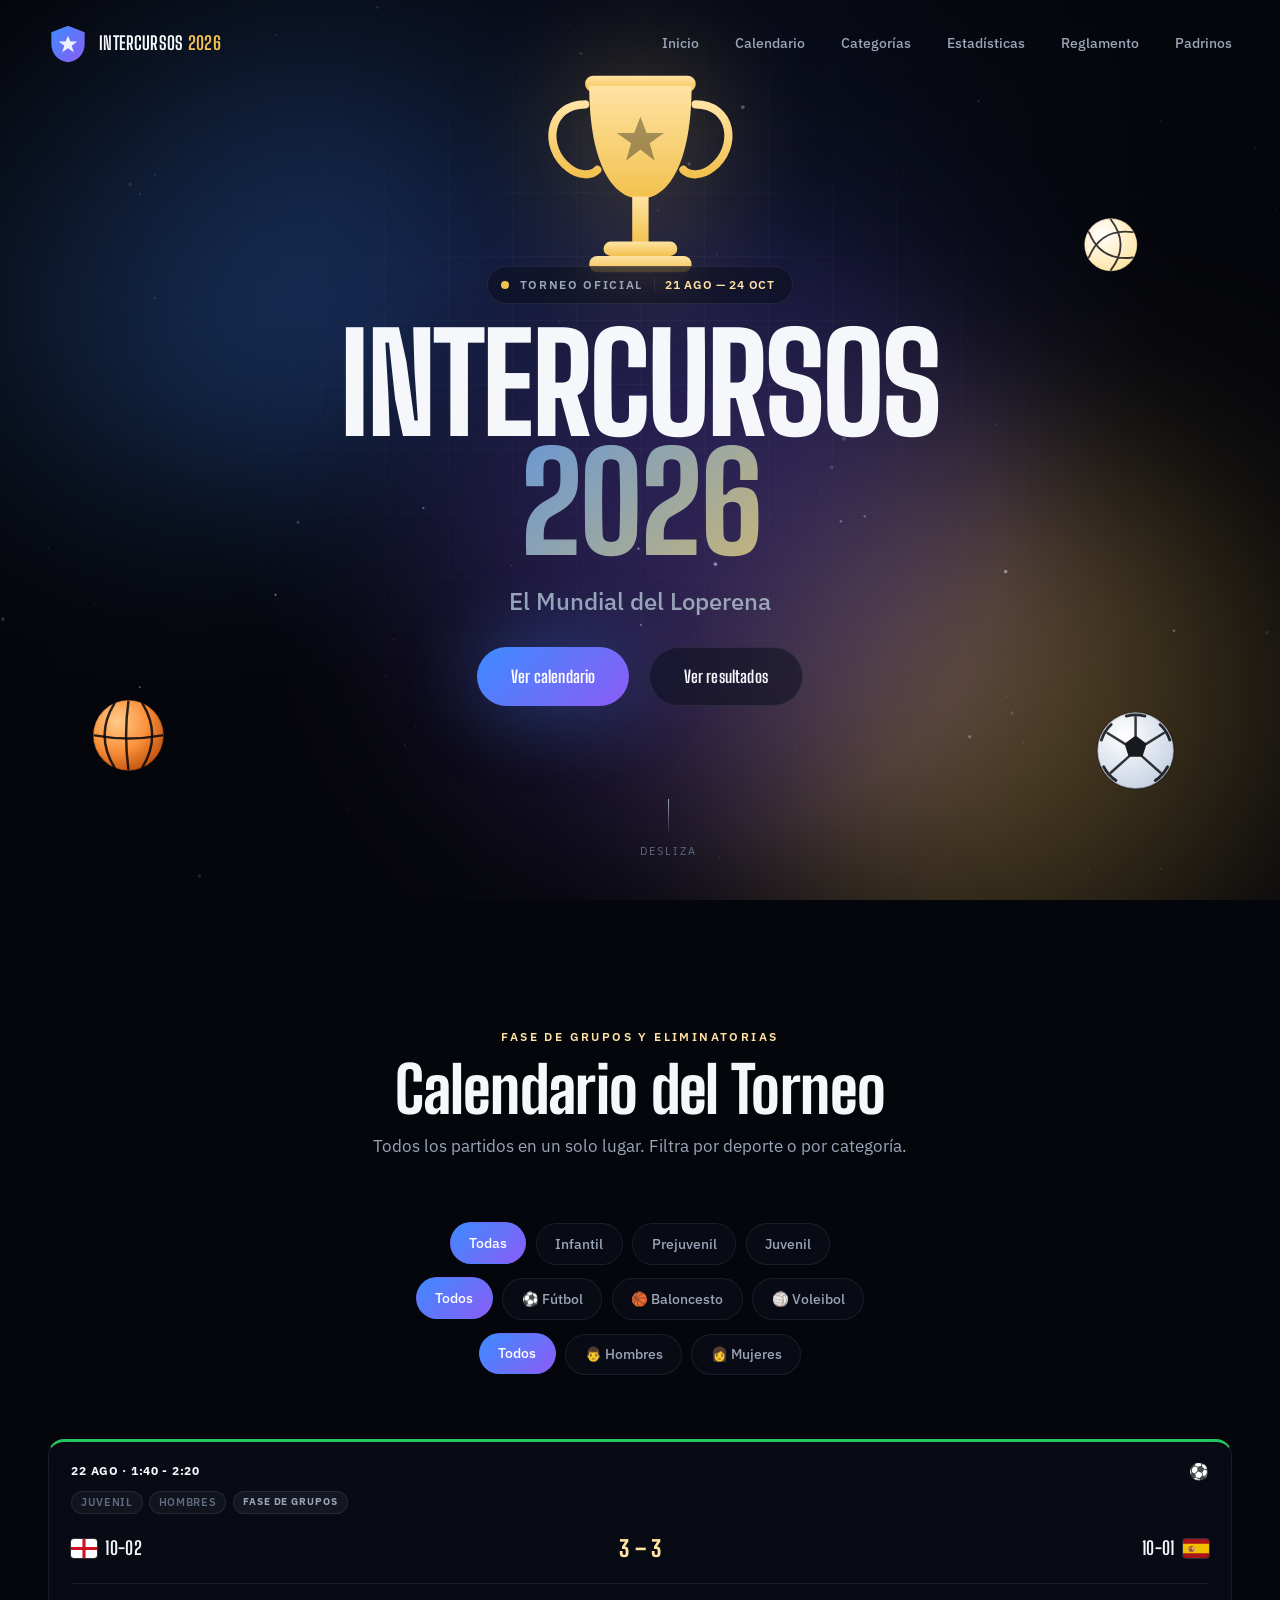
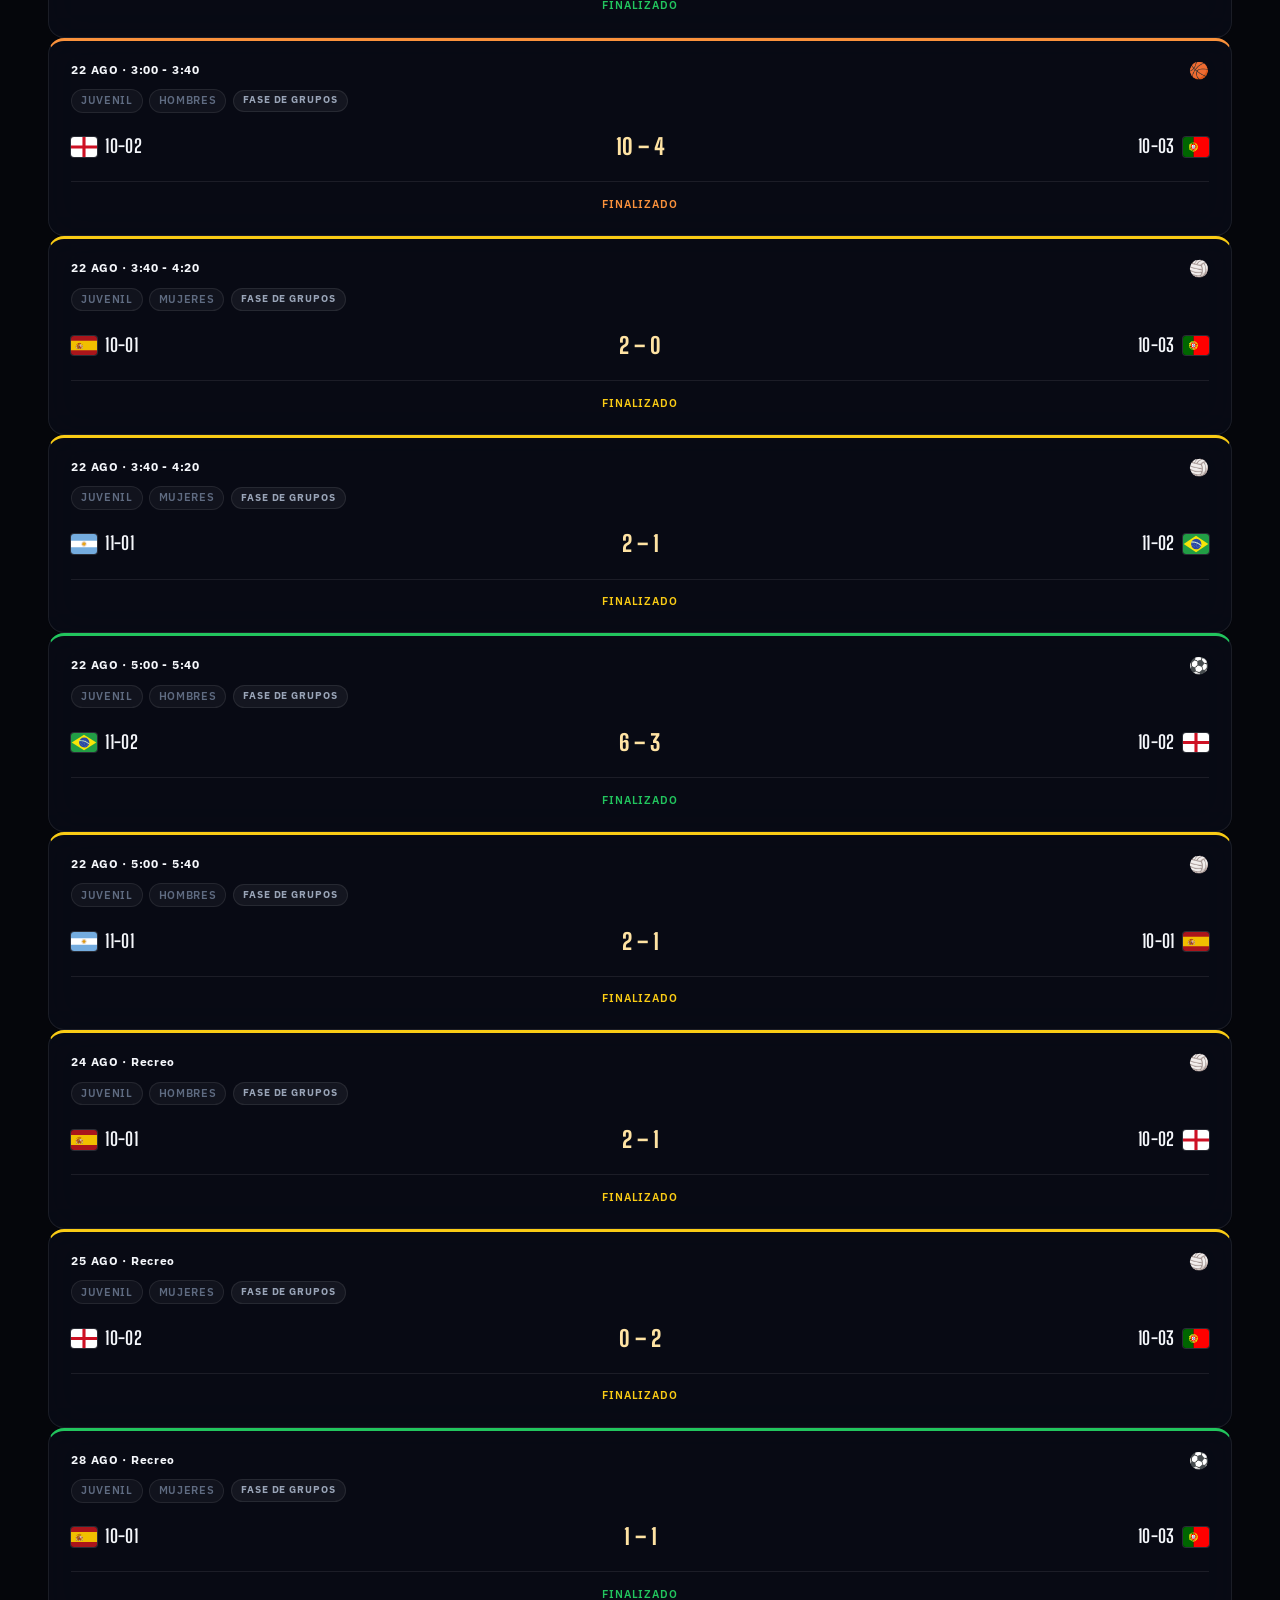
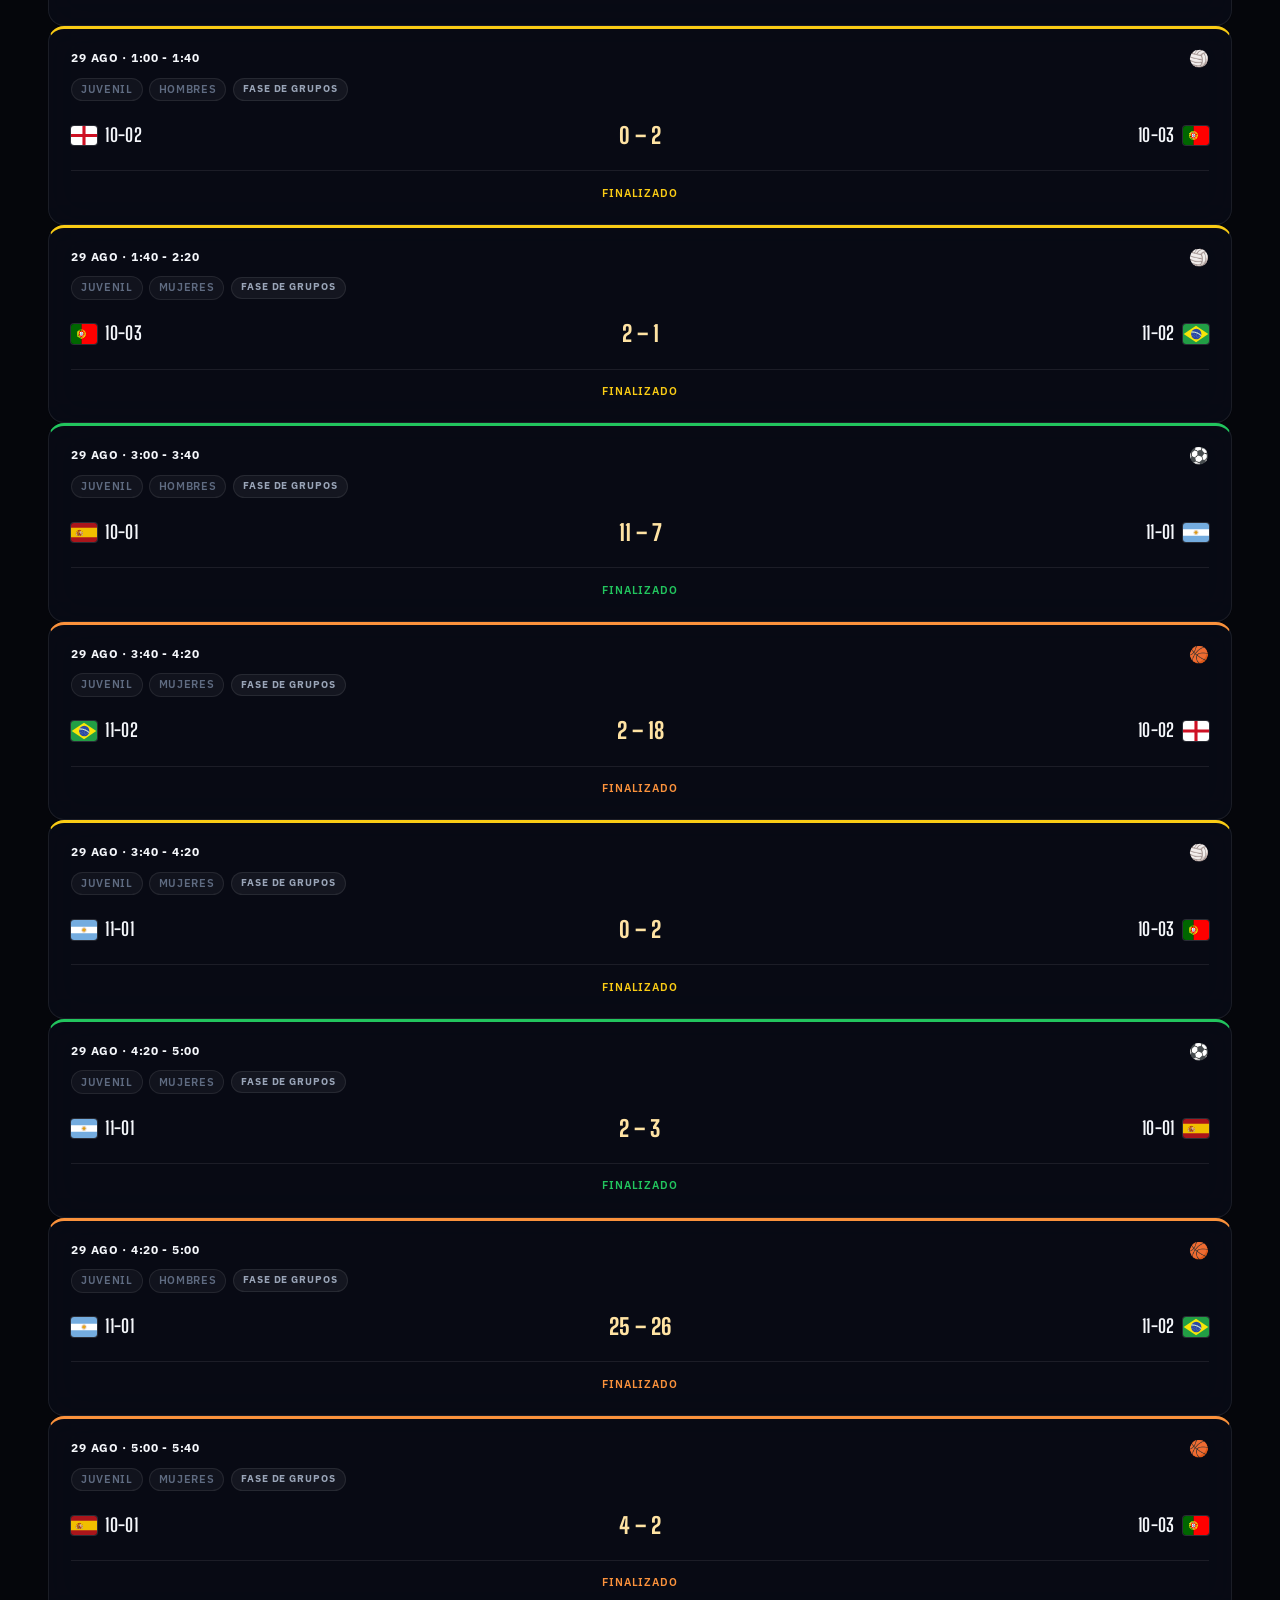
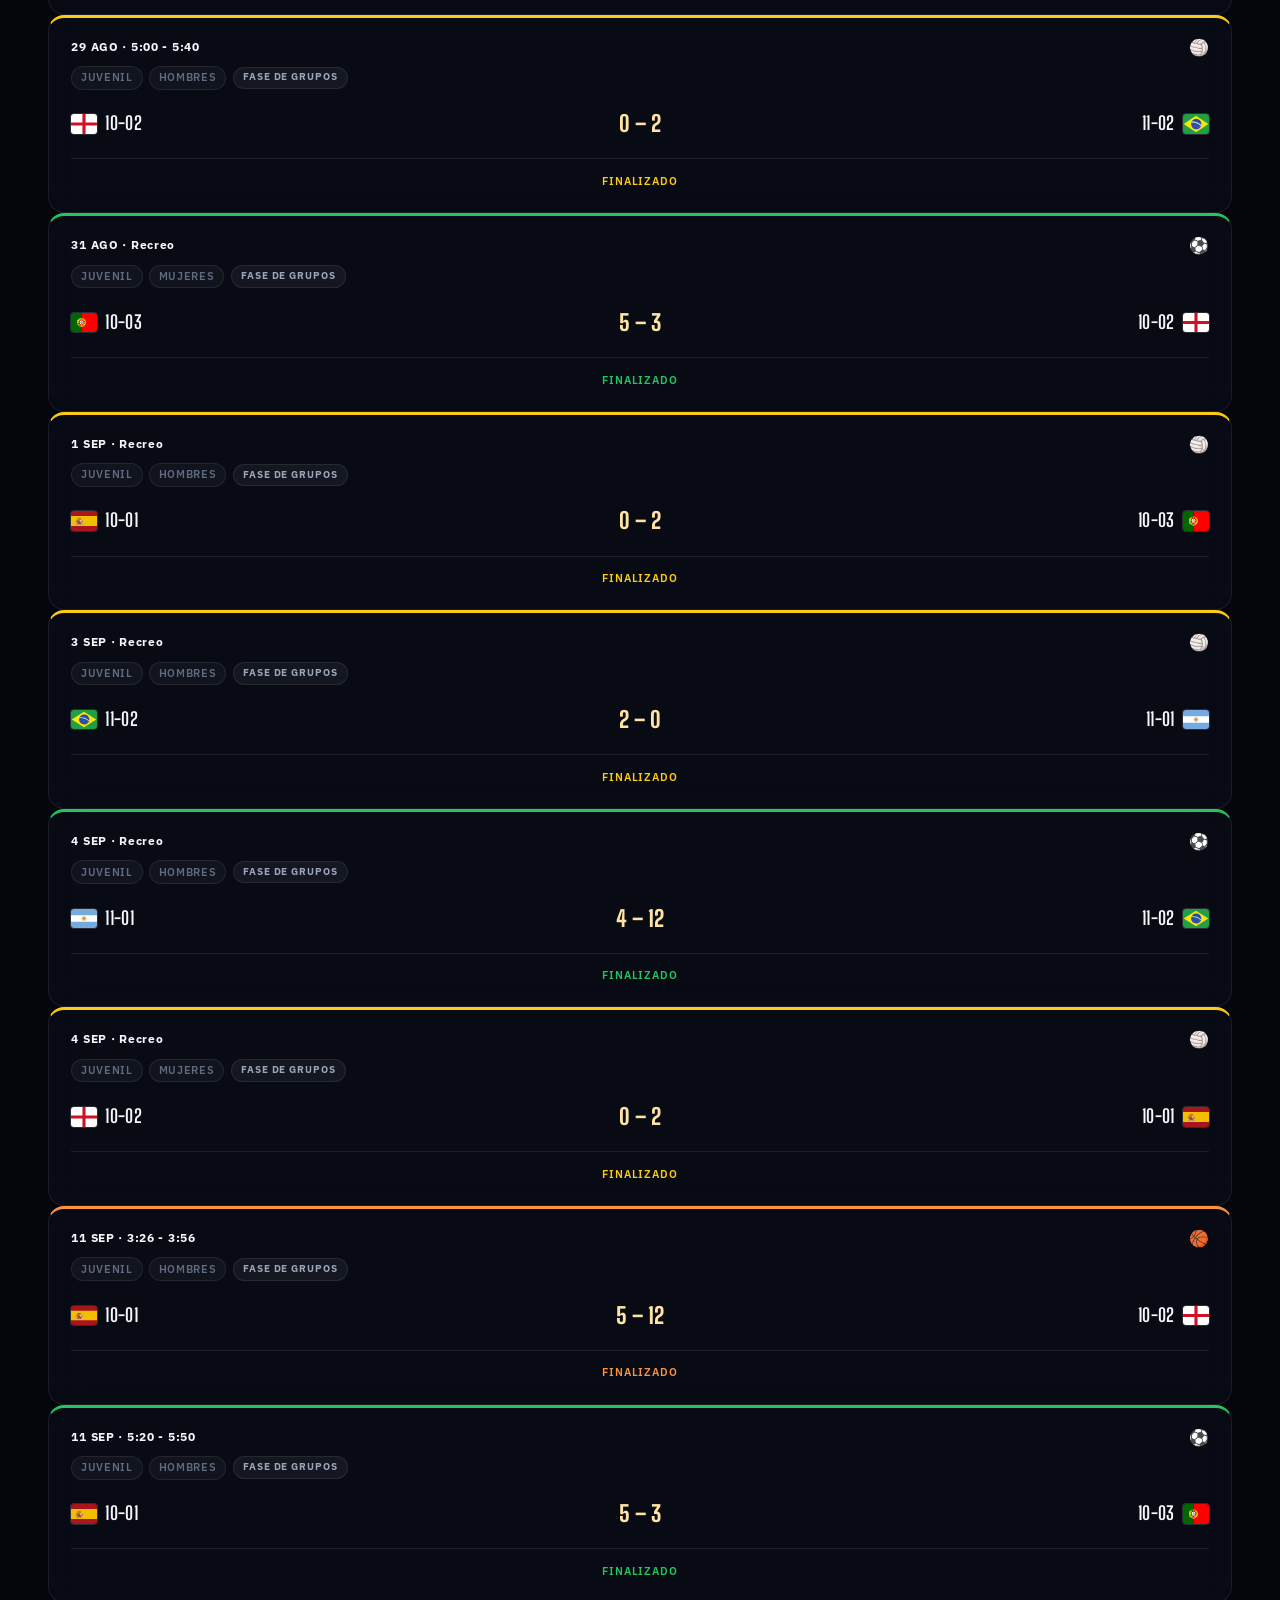
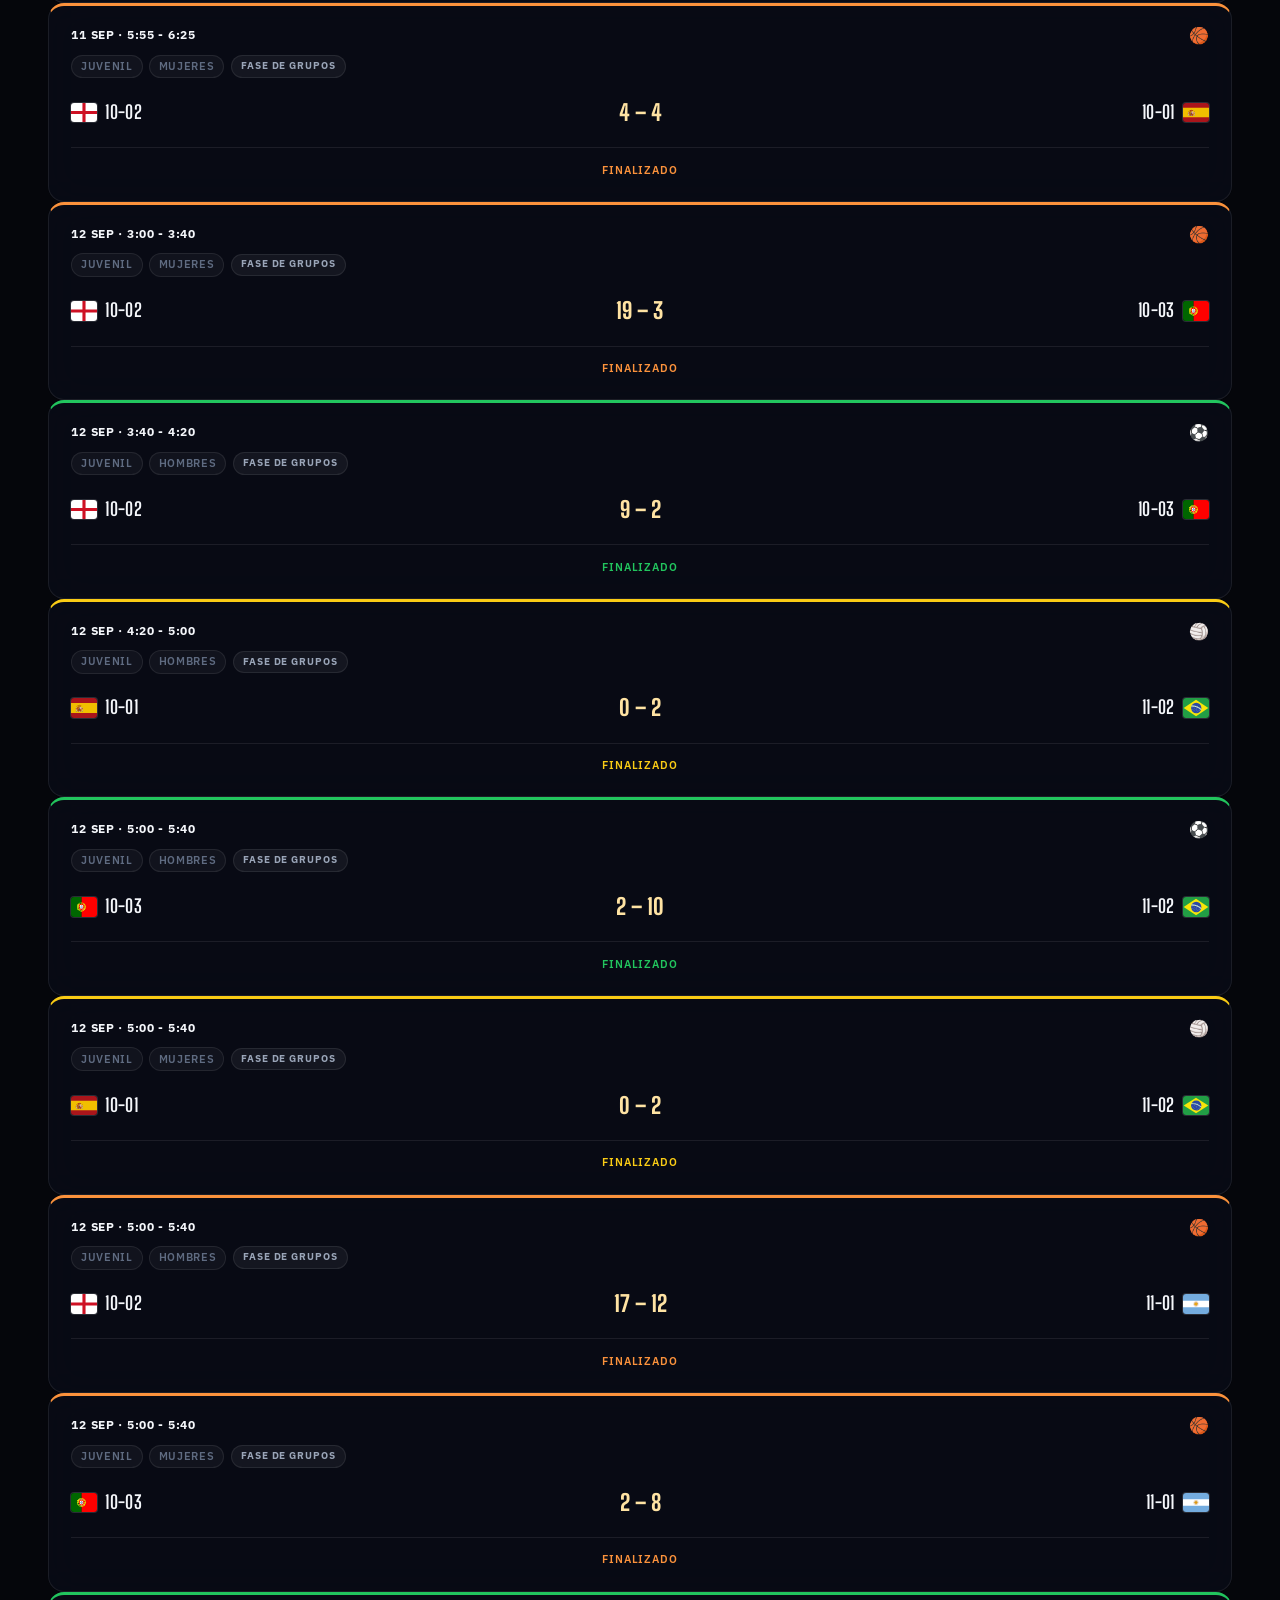
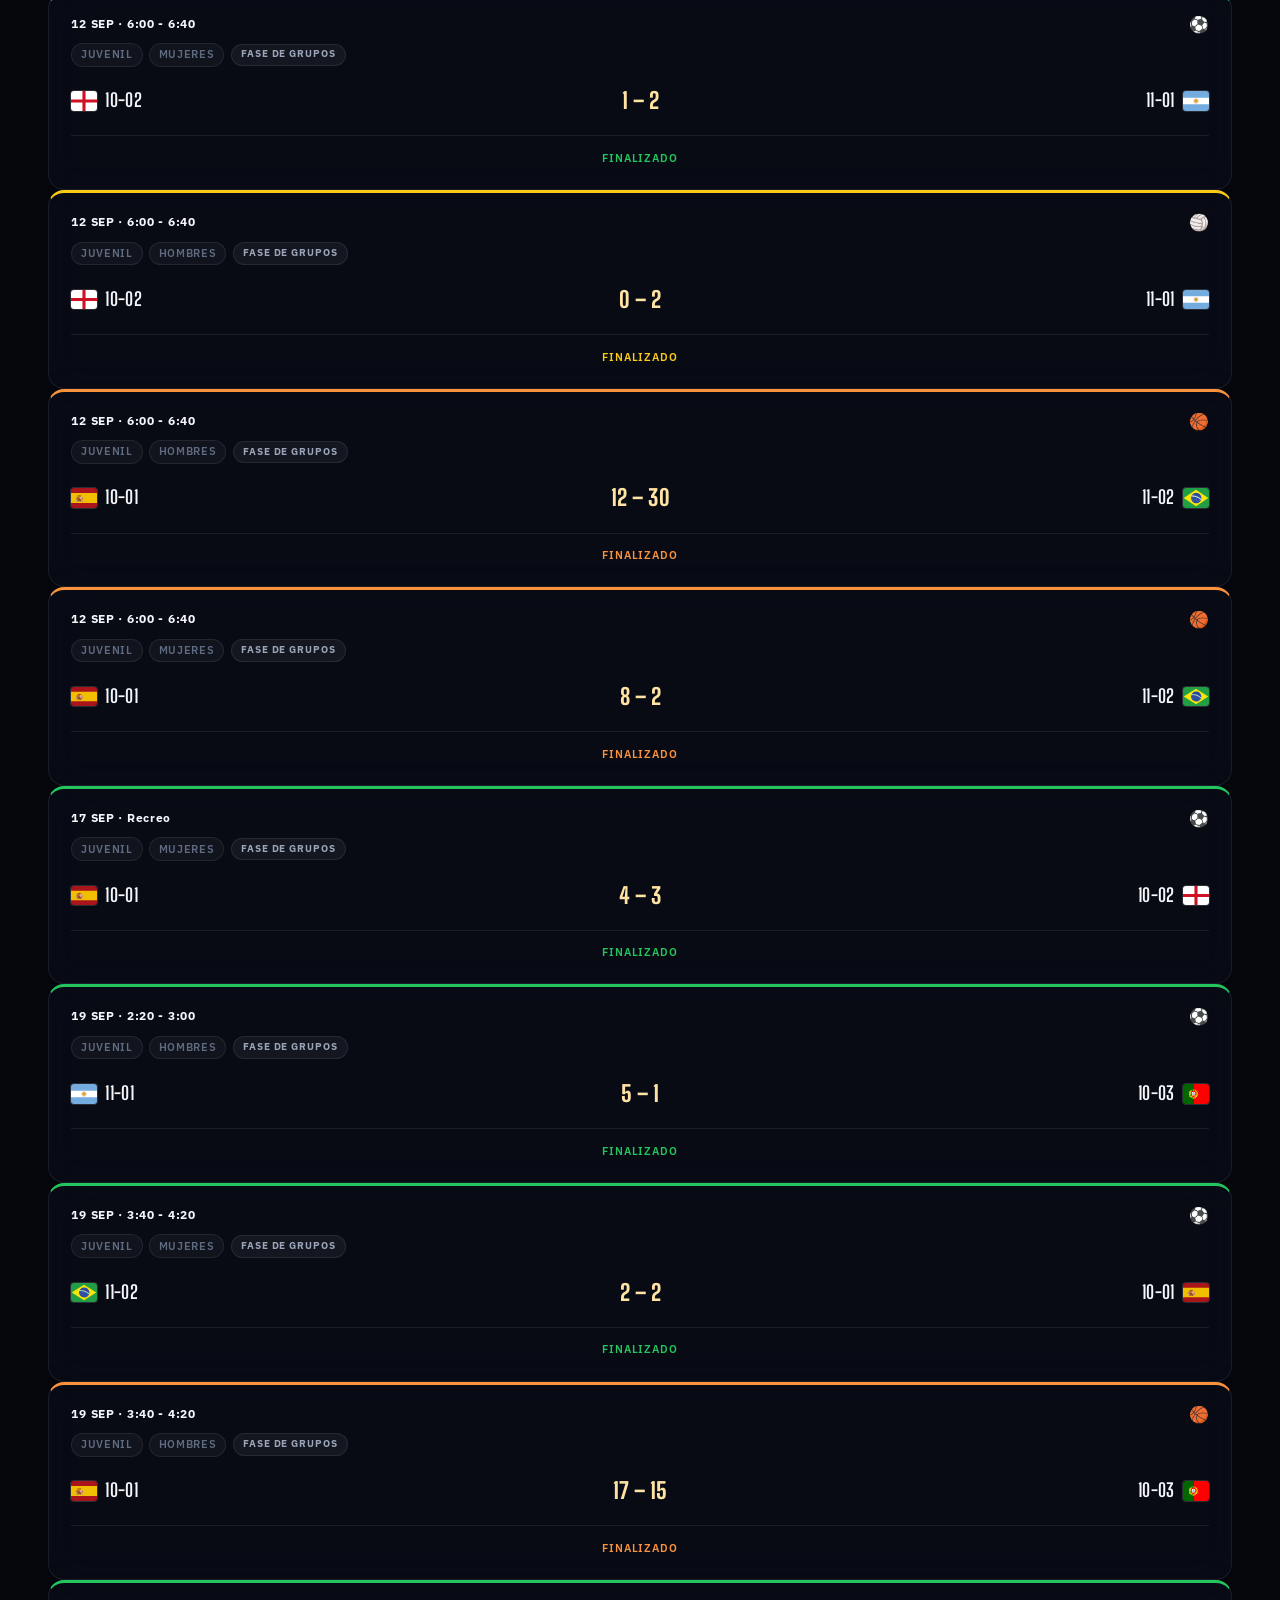
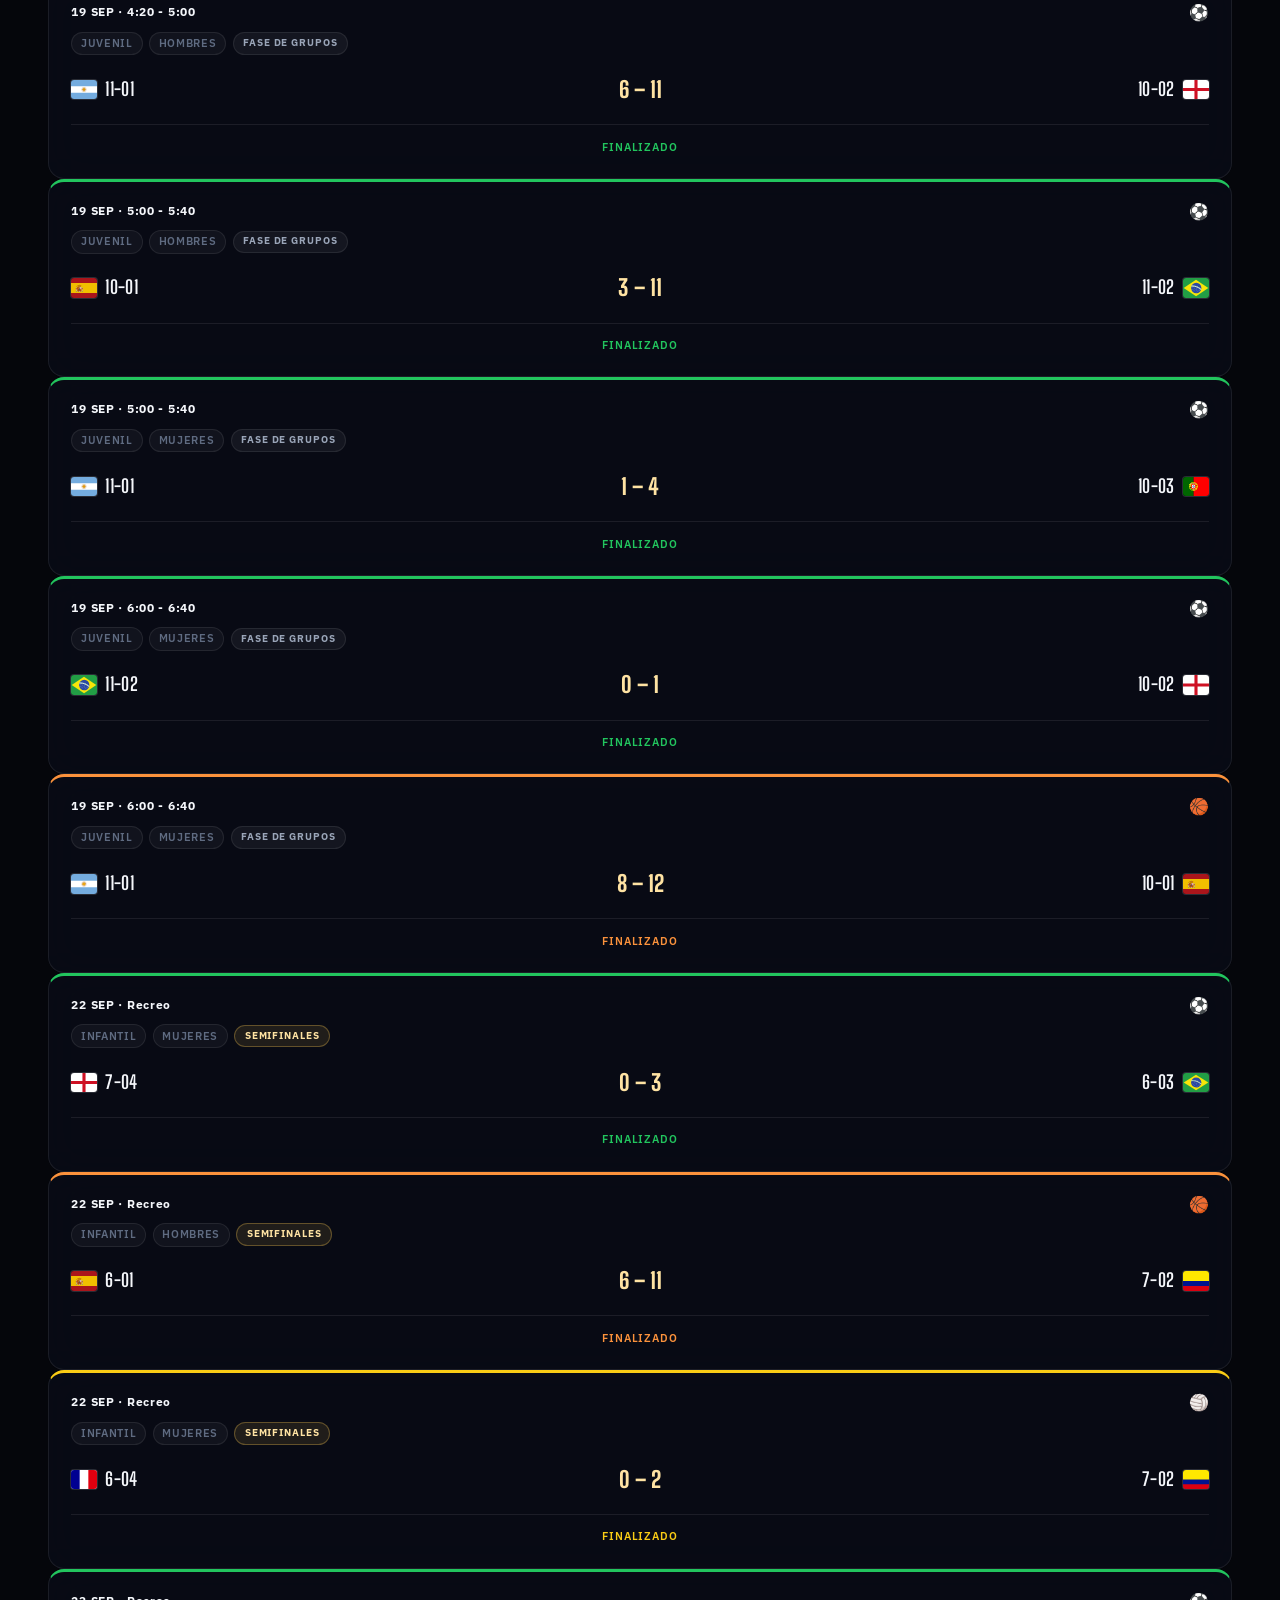
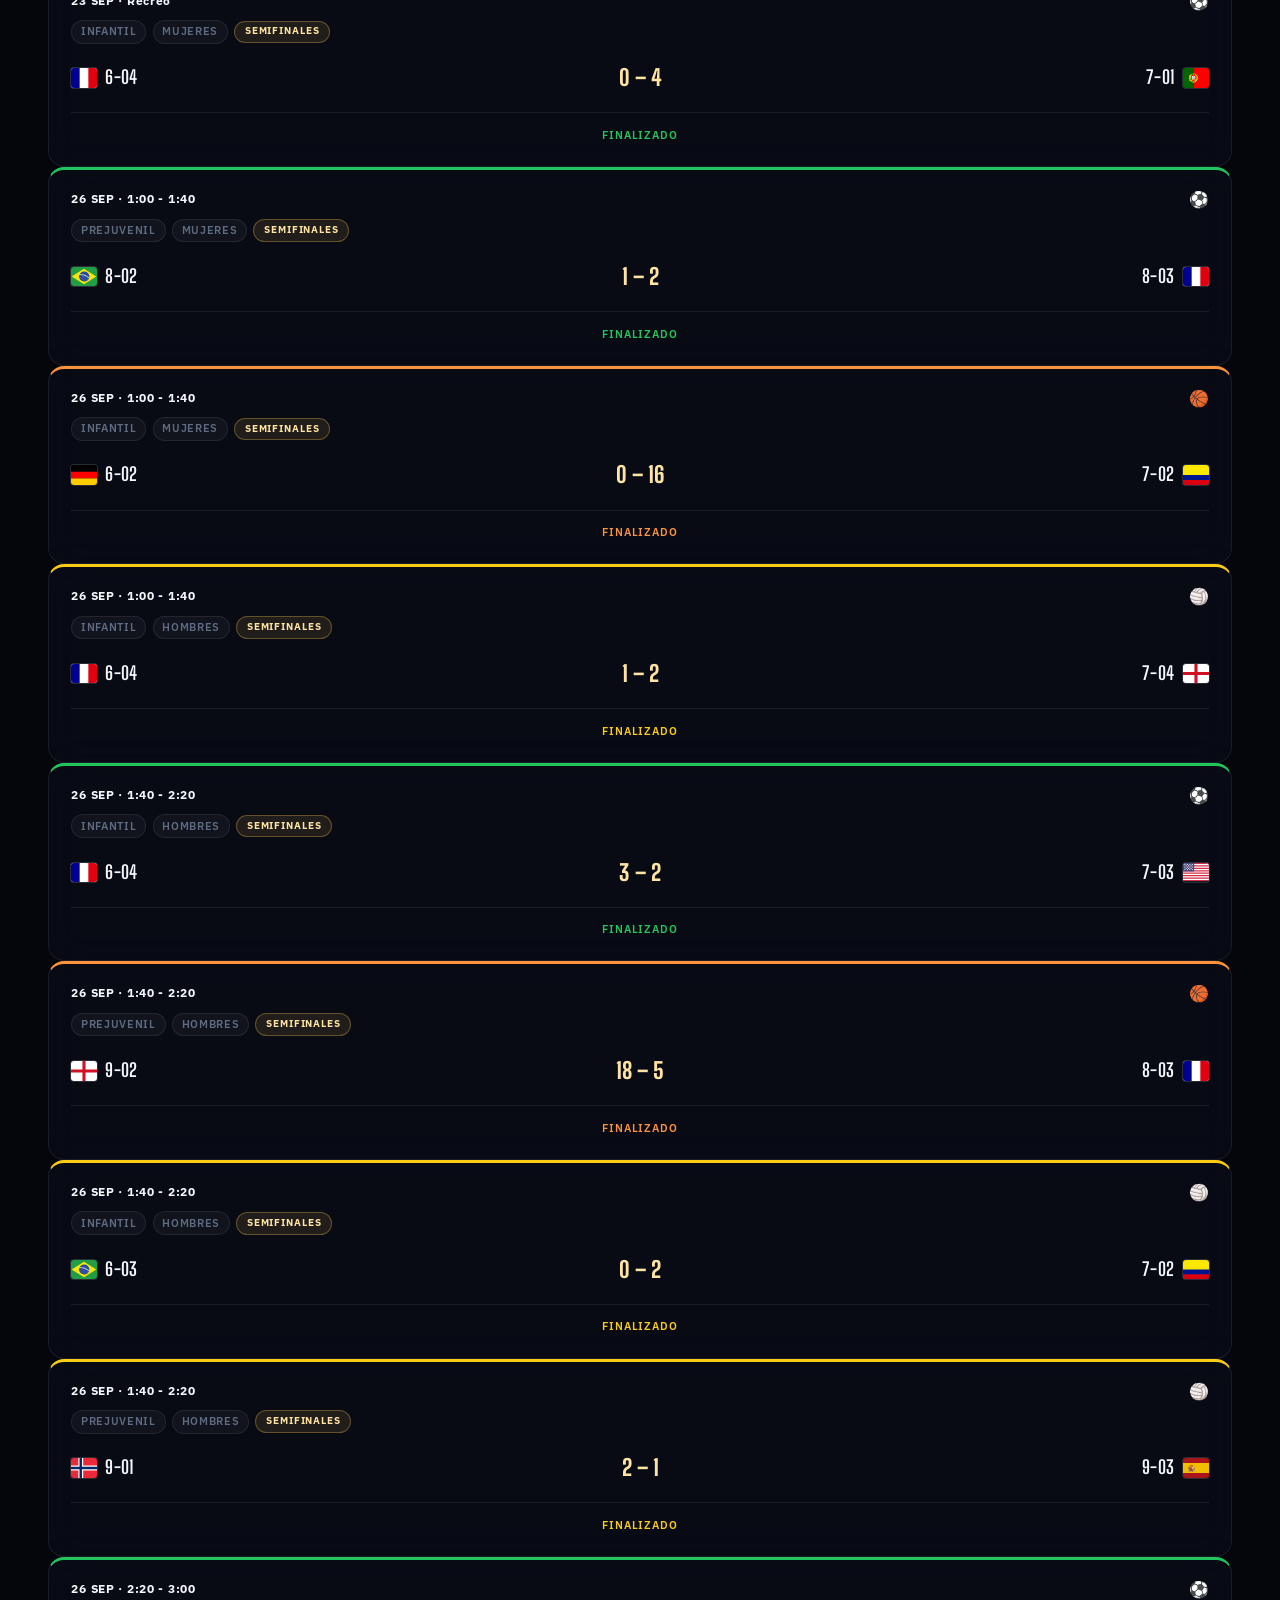
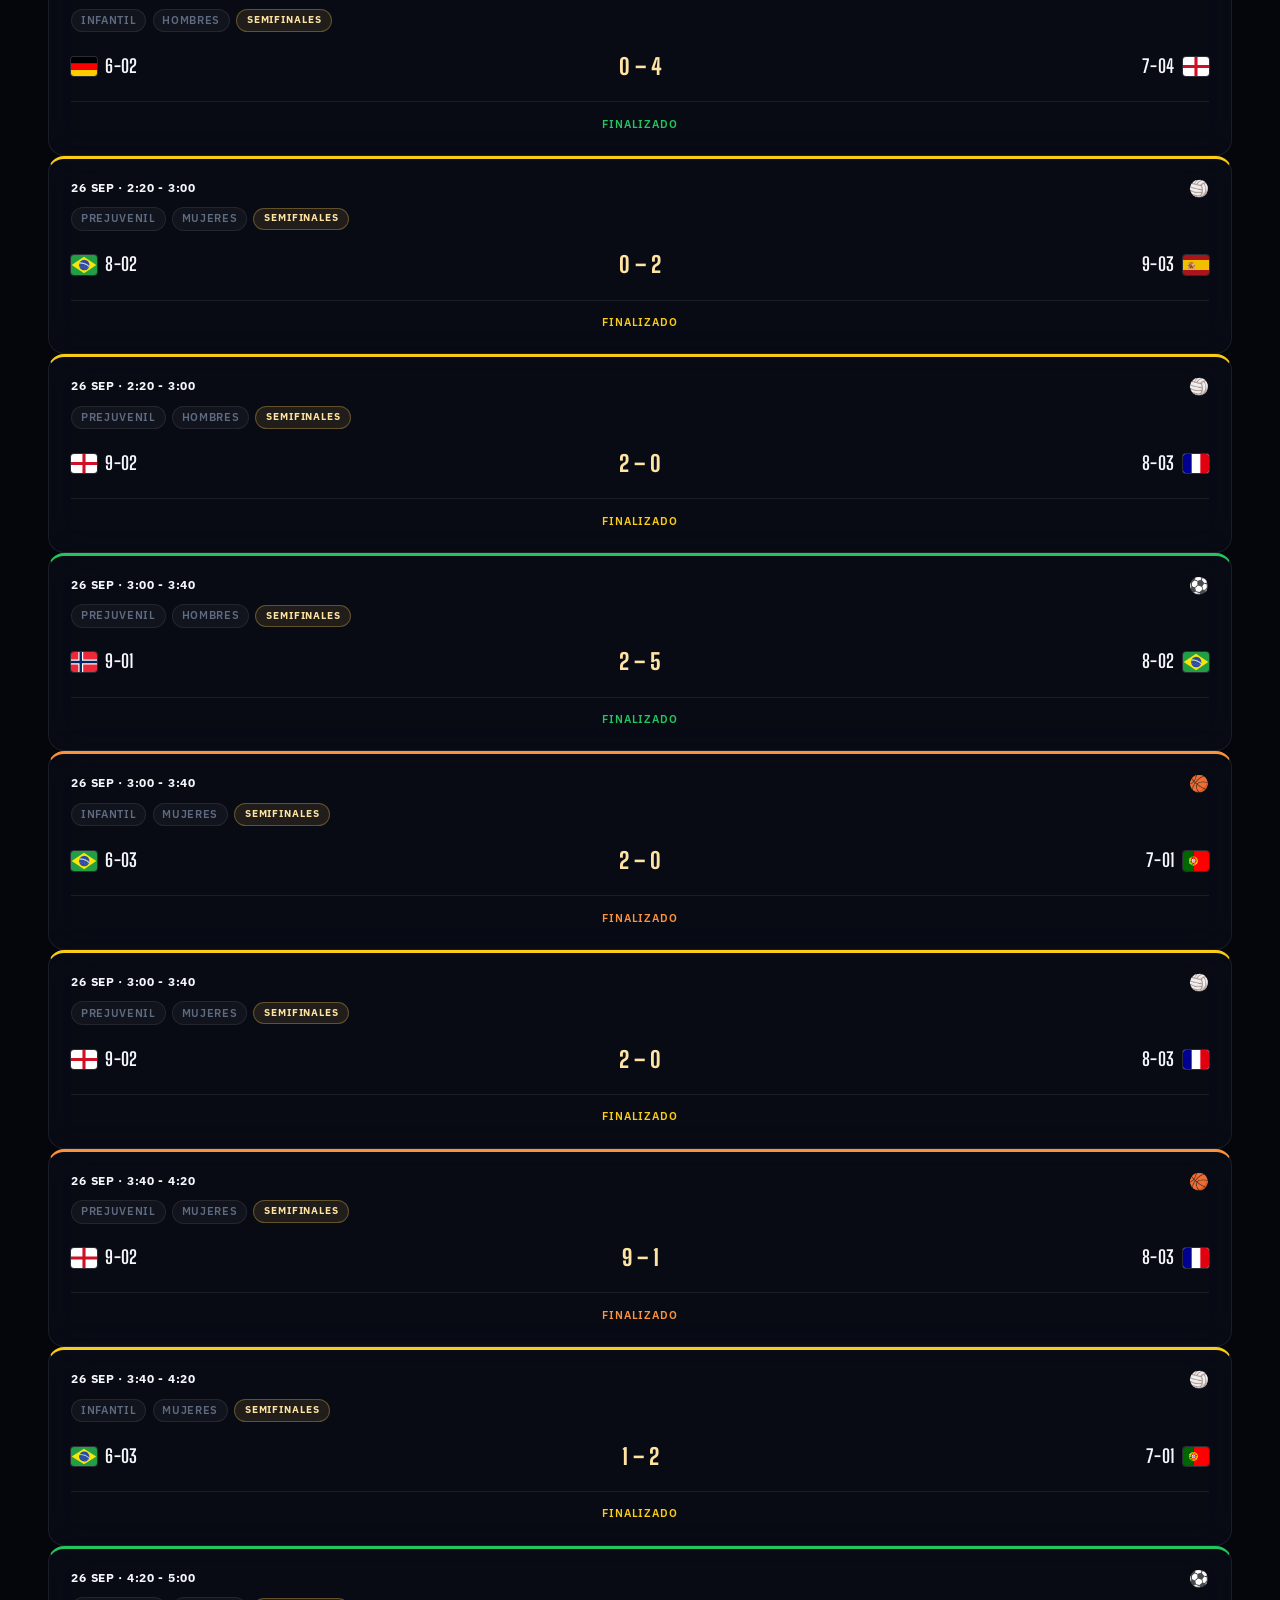
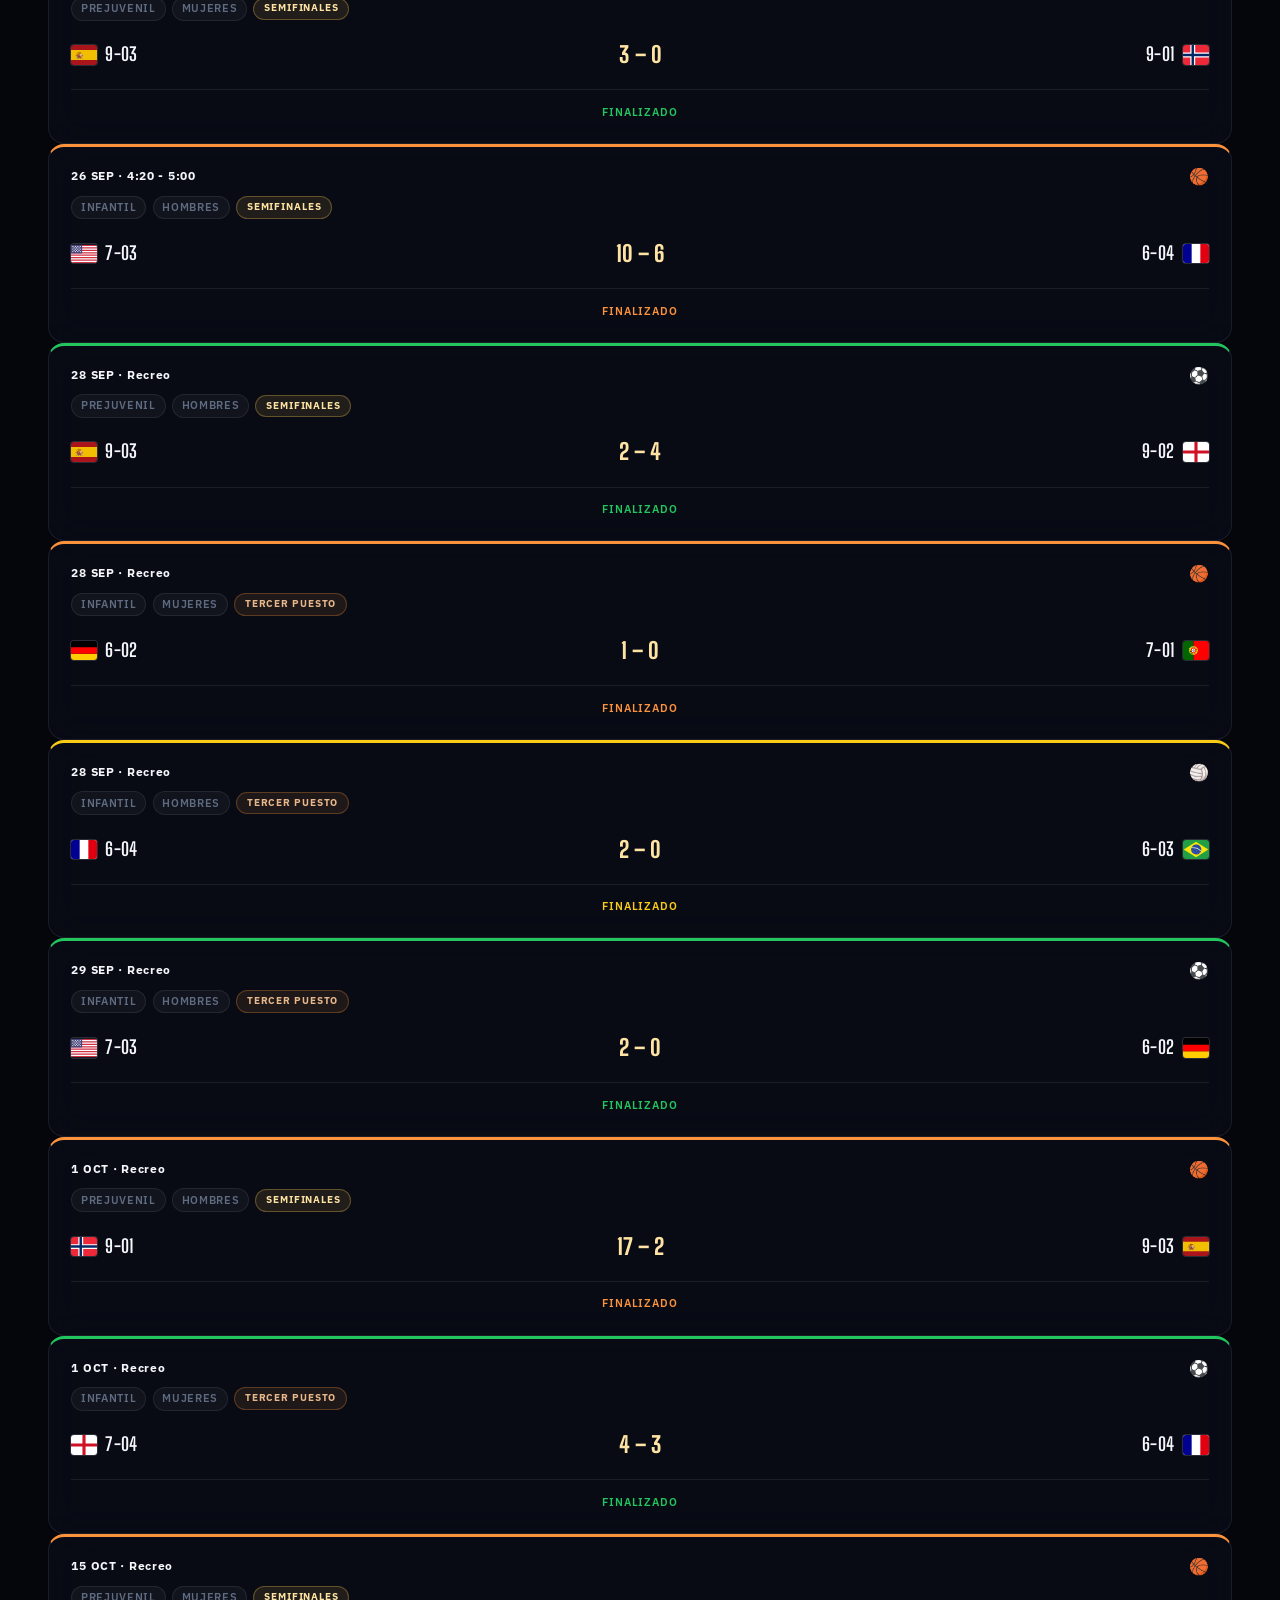
<file: index.html>
<!DOCTYPE html>
<html lang="es">
<head>
  <meta charset="UTF-8">
  <meta name="viewport" content="width=device-width, initial-scale=1.0">
  <title>INTERCURSOS 2026 — El Mundial del Loperena</title>
  <meta name="description" content="Sitio oficial del torneo deportivo escolar INTERCURSOS 2026 — El Mundial del Loperena.">
  <meta name="theme-color" content="#05060b">
  <link rel="icon" href="data:image/svg+xml,%3Csvg xmlns='http://www.w3.org/2000/svg' viewBox='0 0 100 100'%3E%3Ctext y='.9em' font-size='90'%3E%F0%9F%8F%86%3C/text%3E%3C/svg%3E">

  <link rel="preconnect" href="https://fonts.googleapis.com">
  <link rel="preconnect" href="https://fonts.gstatic.com" crossorigin>
  <link href="https://fonts.googleapis.com/css2?family=Big+Shoulders+Display:wght@700;800;900&family=IBM+Plex+Sans:wght@400;500;600;700&display=swap" rel="stylesheet">

  <link rel="stylesheet" href="css/styles.css">
  <link rel="stylesheet" href="css/animations.css">
  <link rel="stylesheet" href="css/responsive.css">
  <link rel="stylesheet" href="css/bracket.css">
</head>
<body>

  <a class="skip-link" href="#main-content">Saltar al contenido principal</a>

  <svg width="0" height="0" style="position:absolute" aria-hidden="true" focusable="false">
    <defs>
      <linearGradient id="emblemGradient" x1="0" y1="0" x2="1" y2="1">
        <stop offset="0%" stop-color="var(--accent-blue)"/>
        <stop offset="100%" stop-color="var(--accent-violet)"/>
      </linearGradient>
      <linearGradient id="trophyGradient" x1="0" y1="0" x2="0" y2="1">
        <stop offset="0%" stop-color="var(--accent-gold-soft)"/>
        <stop offset="100%" stop-color="var(--accent-gold)"/>
      </linearGradient>
      <radialGradient id="ballGradient" cx="35%" cy="30%" r="75%">
        <stop offset="0%" stop-color="#ffffff"/>
        <stop offset="100%" stop-color="#c7d2e3"/>
      </radialGradient>
      <radialGradient id="ballGradientBasket" cx="35%" cy="30%" r="75%">
        <stop offset="0%" stop-color="#ffcb8a"/>
        <stop offset="55%" stop-color="var(--sport-baloncesto)"/>
        <stop offset="100%" stop-color="#c2530f"/>
      </radialGradient>
      <radialGradient id="ballGradientVolley" cx="35%" cy="30%" r="75%">
        <stop offset="0%" stop-color="#ffffff"/>
        <stop offset="100%" stop-color="var(--accent-gold-soft)"/>
      </radialGradient>
    </defs>
  </svg>

  <header class="nav" id="mainNav" data-nav>
    <div class="nav__inner container">
      <a href="#inicio" class="nav__logo" aria-label="Intercursos 2026, ir al inicio">
        <svg class="nav__emblem" viewBox="0 0 48 48" aria-hidden="true" focusable="false">
          <path d="M24 2 L44 10 V24 C44 36 36 44 24 46 C12 44 4 36 4 24 V10 Z" fill="url(#emblemGradient)"/>
          <path d="M24 14 L27 21 L35 21 L28.5 26 L31 34 L24 29 L17 34 L19.5 26 L13 21 L21 21 Z" fill="#ffffff" opacity="0.9"/>
        </svg>
        <span class="nav__wordmark">INTERCURSOS<span class="nav__year">2026</span></span>
      </a>

      <nav class="nav__links" aria-label="Navegación principal">
        <ul>
          <li><a href="#inicio">Inicio</a></li>
          <li><a href="#calendario">Calendario</a></li>
          <li><a href="#categorias">Categorías</a></li>
          <li><a href="#estadisticas">Estadísticas</a></li>
          <li><a href="#reglamento">Reglamento</a></li>
          <li><a href="#organizacion">Padrinos</a></li>
        </ul>
      </nav>

      <button class="nav__toggle" id="navToggle" type="button" aria-label="Abrir menú" aria-expanded="false" aria-controls="mobileMenu">
        <span></span><span></span><span></span>
      </button>
    </div>
  </header>

  <div class="mobile-menu" id="mobileMenu">
    <nav aria-label="Navegación móvil">
      <ul>
        <li><a href="#inicio">Inicio</a></li>
        <li><a href="#calendario">Calendario</a></li>
        <li><a href="#categorias">Categorías</a></li>
        <li><a href="#estadisticas">Estadísticas</a></li>
        <li><a href="#reglamento">Reglamento</a></li>
        <li><a href="#organizacion">Padrinos</a></li>
      </ul>
    </nav>
  </div>

  <main id="main-content">

    <section class="hero" id="inicio">
      <div class="hero__background" aria-hidden="true">
        <canvas class="hero__particles" id="particlesCanvas"></canvas>
        <span class="hero__glow hero__glow--blue"></span>
        <span class="hero__glow hero__glow--gold"></span>
        <span class="hero__glow hero__glow--violet"></span>
        <span class="hero__grid"></span>
        <span class="hero__vignette"></span>
      </div>

      <div class="hero__art" aria-hidden="true">
        <div class="hero__trophy-wrap" data-parallax="0.4">
          <div class="hero__trophy">
            <svg class="trophy-svg" viewBox="0 0 200 260" focusable="false">
              <path d="M46 58 C10 58 4 100 30 120 C40 128 52 128 58 122" fill="none" stroke="url(#trophyGradient)" stroke-width="8" stroke-linecap="round"/>
              <path d="M154 58 C190 58 196 100 170 120 C160 128 148 128 142 122" fill="none" stroke="url(#trophyGradient)" stroke-width="8" stroke-linecap="round"/>
              <rect x="46" y="30" width="108" height="16" rx="8" fill="url(#trophyGradient)"/>
              <path d="M50 40 H150 C150 110 130 150 100 150 C70 150 50 110 50 40 Z" fill="url(#trophyGradient)"/>
              <path d="M100 70 L106 86 L123 86 L109 96 L114 113 L100 102 L86 113 L91 96 L77 86 L94 86 Z" fill="var(--bg-primary)" opacity="0.35"/>
              <rect x="92" y="148" width="16" height="46" fill="url(#trophyGradient)"/>
              <rect x="64" y="192" width="72" height="14" rx="7" fill="url(#trophyGradient)"/>
              <rect x="50" y="206" width="100" height="16" rx="8" fill="url(#trophyGradient)"/>
            </svg>
          </div>
        </div>

        <div class="hero__ball-wrap hero__ball-wrap--futbol" data-parallax="0.65">
          <div class="hero__ball hero__ball--futbol">
            <svg class="ball-svg" viewBox="0 0 100 100" focusable="false">
              <circle cx="50" cy="50" r="46" fill="url(#ballGradient)"/>
              <path d="M50.00,32.00 L63.31,41.67 L58.23,57.33 L41.77,57.33 L36.69,41.67 Z" fill="var(--bg-primary)" opacity="0.92"/>
              <path d="M50.00,32.00 L50.00,10.00 M63.31,41.67 L83.91,28.79 M58.23,57.33 L79.88,76.60 M41.77,57.33 L20.12,76.60 M36.69,41.67 L16.09,28.79" fill="none" stroke="var(--bg-primary)" stroke-width="3" stroke-linecap="round" opacity="0.8"/>
              <path d="M38.87,8.47 A43,43 0 0 1 61.13,8.47 M79.32,18.54 A43,43 0 0 1 91.12,37.41 M88.42,69.31 A43,43 0 0 1 73.62,85.93 M26.38,85.93 A43,43 0 0 1 11.58,69.31 M8.88,37.41 A43,43 0 0 1 20.68,18.54" fill="none" stroke="var(--bg-primary)" stroke-width="3.4" stroke-linecap="round" opacity="0.85"/>
              <circle cx="50" cy="50" r="46" fill="none" stroke="var(--bg-primary)" stroke-width="2" opacity="0.3"/>
            </svg>
          </div>
        </div>

        <div class="hero__ball-wrap hero__ball-wrap--baloncesto" data-parallax="0.55">
          <div class="hero__ball hero__ball--baloncesto">
            <svg class="ball-svg" viewBox="0 0 100 100" focusable="false">
              <circle cx="50" cy="50" r="46" fill="url(#ballGradientBasket)"/>
              <path d="M6,50 Q50,58 94,50" fill="none" stroke="var(--bg-primary)" stroke-width="3.2" stroke-linecap="round" opacity="0.85"/>
              <path d="M50,6 Q44,50 50,94" fill="none" stroke="var(--bg-primary)" stroke-width="3.2" stroke-linecap="round" opacity="0.85"/>
              <path d="M32,8 Q6,50 32,92" fill="none" stroke="var(--bg-primary)" stroke-width="3.2" stroke-linecap="round" opacity="0.85"/>
              <path d="M68,8 Q94,50 68,92" fill="none" stroke="var(--bg-primary)" stroke-width="3.2" stroke-linecap="round" opacity="0.85"/>
              <circle cx="50" cy="50" r="46" fill="none" stroke="var(--bg-primary)" stroke-width="2" opacity="0.3"/>
            </svg>
          </div>
        </div>

        <div class="hero__ball-wrap hero__ball-wrap--voleibol" data-parallax="0.5">
          <div class="hero__ball hero__ball--voleibol">
            <svg class="ball-svg" viewBox="0 0 100 100" focusable="false">
              <circle cx="50" cy="50" r="46" fill="url(#ballGradientVolley)"/>
              <path d="M50.00,6.00 Q84.00,50.00 50.00,94.00 M88.11,72.00 Q33.00,79.44 11.89,28.00 M11.89,72.00 Q33.00,20.56 88.11,28.00" fill="none" stroke="var(--bg-primary)" stroke-width="3.2" stroke-linecap="round" opacity="0.8"/>
              <circle cx="50" cy="50" r="46" fill="none" stroke="var(--bg-primary)" stroke-width="2" opacity="0.3"/>
            </svg>
          </div>
        </div>
      </div>

      <div class="hero__content container">
        <div class="hero-reveal hero__badge" style="--d:0.05s">
          <span class="hero__badge-dot" aria-hidden="true"></span>
          <span class="hero__badge-label">Torneo oficial</span>
          <span class="hero__badge-divider" aria-hidden="true"></span>
          <span class="hero__badge-dates">21 AGO — 24 OCT</span>
        </div>

        <h1 class="hero__title">
          <span class="hero-reveal" style="--d:0.18s">INTERCURSOS</span>
          <span class="hero-reveal hero__title--accent" style="--d:0.32s">2026</span>
        </h1>

        <p class="hero-reveal hero__subtitle" style="--d:0.46s">El Mundial del Loperena</p>

        <div class="hero-reveal hero__actions" style="--d:0.6s">
          <a href="#calendario" class="btn btn--primary">Ver calendario</a>
          <a href="#estadisticas" class="btn btn--ghost">Ver resultados</a>
        </div>
      </div>

      <a href="#calendario" class="hero__scroll hero-reveal" style="--d:0.95s" aria-label="Desplázate para ver más contenido">
        <span class="hero__scroll-line"></span>
        <span class="hero__scroll-text">Desliza</span>
      </a>
    </section>

    <!-- CALENDARIO -->
    <section class="section calendar" id="calendario">
      <div class="container">
        <div class="section-header reveal">
          <span class="section-header__eyebrow">Fase de grupos y eliminatorias</span>
          <h2 class="section-header__title">Calendario del Torneo</h2>
          <p class="section-header__subtitle">Todos los partidos en un solo lugar. Filtra por deporte o por categoría.</p>
        </div>

        <div class="calendar__filters reveal">
          <div class="filter-group" role="group" aria-label="Elegir categoría">
            <button class="filter-pill is-active" type="button" data-filtro-categoria="todas">Todas</button>
            <button class="filter-pill" type="button" data-filtro-categoria="infantil">Infantil</button>
            <button class="filter-pill" type="button" data-filtro-categoria="prejuvenil">Prejuvenil</button>
            <button class="filter-pill" type="button" data-filtro-categoria="juvenil">Juvenil</button>
          </div>

          <div class="filter-group" role="group" aria-label="Elegir deporte">
            <button class="filter-pill is-active" type="button" data-filtro-deporte="todos">Todos</button>
            <button class="filter-pill" type="button" data-filtro-deporte="futbol">⚽ Fútbol</button>
            <button class="filter-pill" type="button" data-filtro-deporte="baloncesto">🏀 Baloncesto</button>
            <button class="filter-pill" type="button" data-filtro-deporte="voleibol">🏐 Voleibol</button>
          </div>

          <div class="filter-group" role="group" aria-label="Elegir género">
            <button class="filter-pill is-active" type="button" data-filtro-genero="todos">Todos</button>
            <button class="filter-pill" type="button" data-filtro-genero="hombres">👨 Hombres</button>
            <button class="filter-pill" type="button" data-filtro-genero="mujeres">👩 Mujeres</button>
          </div>
        </div>

        <!-- AQUÍ RENDERIZA CALENDAR.JS -->
        <div id="calendarioGrid" class="calendar__matches"></div>
      </div>
    </section>

    <!-- CATEGORÍAS -->
    <section class="section categories" id="categorias">
      <div class="container">
        <div class="section-header reveal">
          <span class="section-header__eyebrow">Selecciones en competencia</span>
          <h2 class="section-header__title">Categorías</h2>
          <p class="section-header__subtitle">Cada categoría es su propia mini-liga: partidos, llaves y más.</p>
        </div>

        <div class="category-list" id="categoryList"></div>
      </div>
    </section>

   

  

    <!-- ESTADÍSTICAS -->
    <section class="section stats-section" id="estadisticas">
      <div class="container">
        <div class="section-header reveal">
          <span class="section-header__eyebrow">Números del torneo</span>
          <h2 class="section-header__title">Estadísticas</h2>
          <p class="section-header__subtitle">Lo mejor de cada deporte, en números.</p>
        </div>

        <div class="calendar__filters reveal">
          <div class="filter-group" role="group" aria-label="Elegir deporte">
            <button class="filter-pill is-active" type="button" data-stats-deporte="futbol">⚽ Fútbol</button>
            <button class="filter-pill" type="button" data-stats-deporte="baloncesto">🏀 Baloncesto</button>
            <button class="filter-pill" type="button" data-stats-deporte="voleibol">🏐 Voleibol</button>
          </div>
        </div>

        <div id="statsContainer"></div>
      </div>
    </section>

    <!-- ORGANIZACIÓN -->
    <section class="section organization-section" id="organizacion">
      <div class="container">
        <div class="section-header reveal">
          <span class="section-header__eyebrow">Detrás del torneo</span>
          <h2 class="section-header__title">Padrinos</h2>
          <p class="section-header__subtitle">Los padrinos y madrinas que acompañan a cada selección.</p>
        </div>

        <div id="organizationGrid"></div>
      </div>
    </section>

    <!-- REGLAMENTO -->
    <section class="section rules-section" id="reglamento">
      <div class="container">
        <div class="section-header reveal">
          <span class="section-header__eyebrow">Antes de jugar</span>
          <h2 class="section-header__title">Reglamento</h2>
          <p class="section-header__subtitle">Todo lo que cada curso debe saber, en un solo lugar. Toca una tarjeta para ver el detalle.</p>
        </div>

        <div class="rules-list" id="rulesList"></div>
      </div>
    </section>

  </main>

  <footer class="footer reveal">
    <div class="container footer__inner">
      <div class="footer__brand">
        <svg class="footer__emblem" viewBox="0 0 48 48" aria-hidden="true" focusable="false">
          <path d="M24 2 L44 10 V24 C44 36 36 44 24 46 C12 44 4 36 4 24 V10 Z" fill="url(#emblemGradient)"/>
          <path d="M24 14 L27 21 L35 21 L28.5 26 L31 34 L24 29 L17 34 L19.5 26 L13 21 L21 21 Z" fill="#ffffff" opacity="0.9"/>
        </svg>
        <div>
          <p class="footer__title">INTERCURSOS 2026</p>
          <p class="footer__tagline">El Mundial del Loperena</p>
        </div>
      </div>

      <nav class="footer__links" aria-label="Enlaces del pie de página">
        <a href="#inicio">Inicio</a>
        <a href="#calendario">Calendario</a>
        <a href="#categorias">Categorías</a>
        <a href="#reglamento">Reglamento</a>
      </nav>

      <p class="footer__copy">© 2026 Intercursos 2026 — El Mundial del Loperena. Todos los derechos reservados.</p>
    </div>
  </footer>

  <script src="js/app.js" defer></script>
  <script src="js/animations.js" defer></script>
  <script src="js/data.js" defer></script>
  <script src="js/flags.js" defer></script>
  <script src="js/bracket.js" defer></script>
  <script src="js/calendar.js" defer></script>
  <script src="js/statistics.js" defer></script>
  <script src="js/organization.js" defer></script>
  <script src="js/rules.js" defer></script>
  <script src="js/categories.js" defer></script>
</body>
</html>
</file>
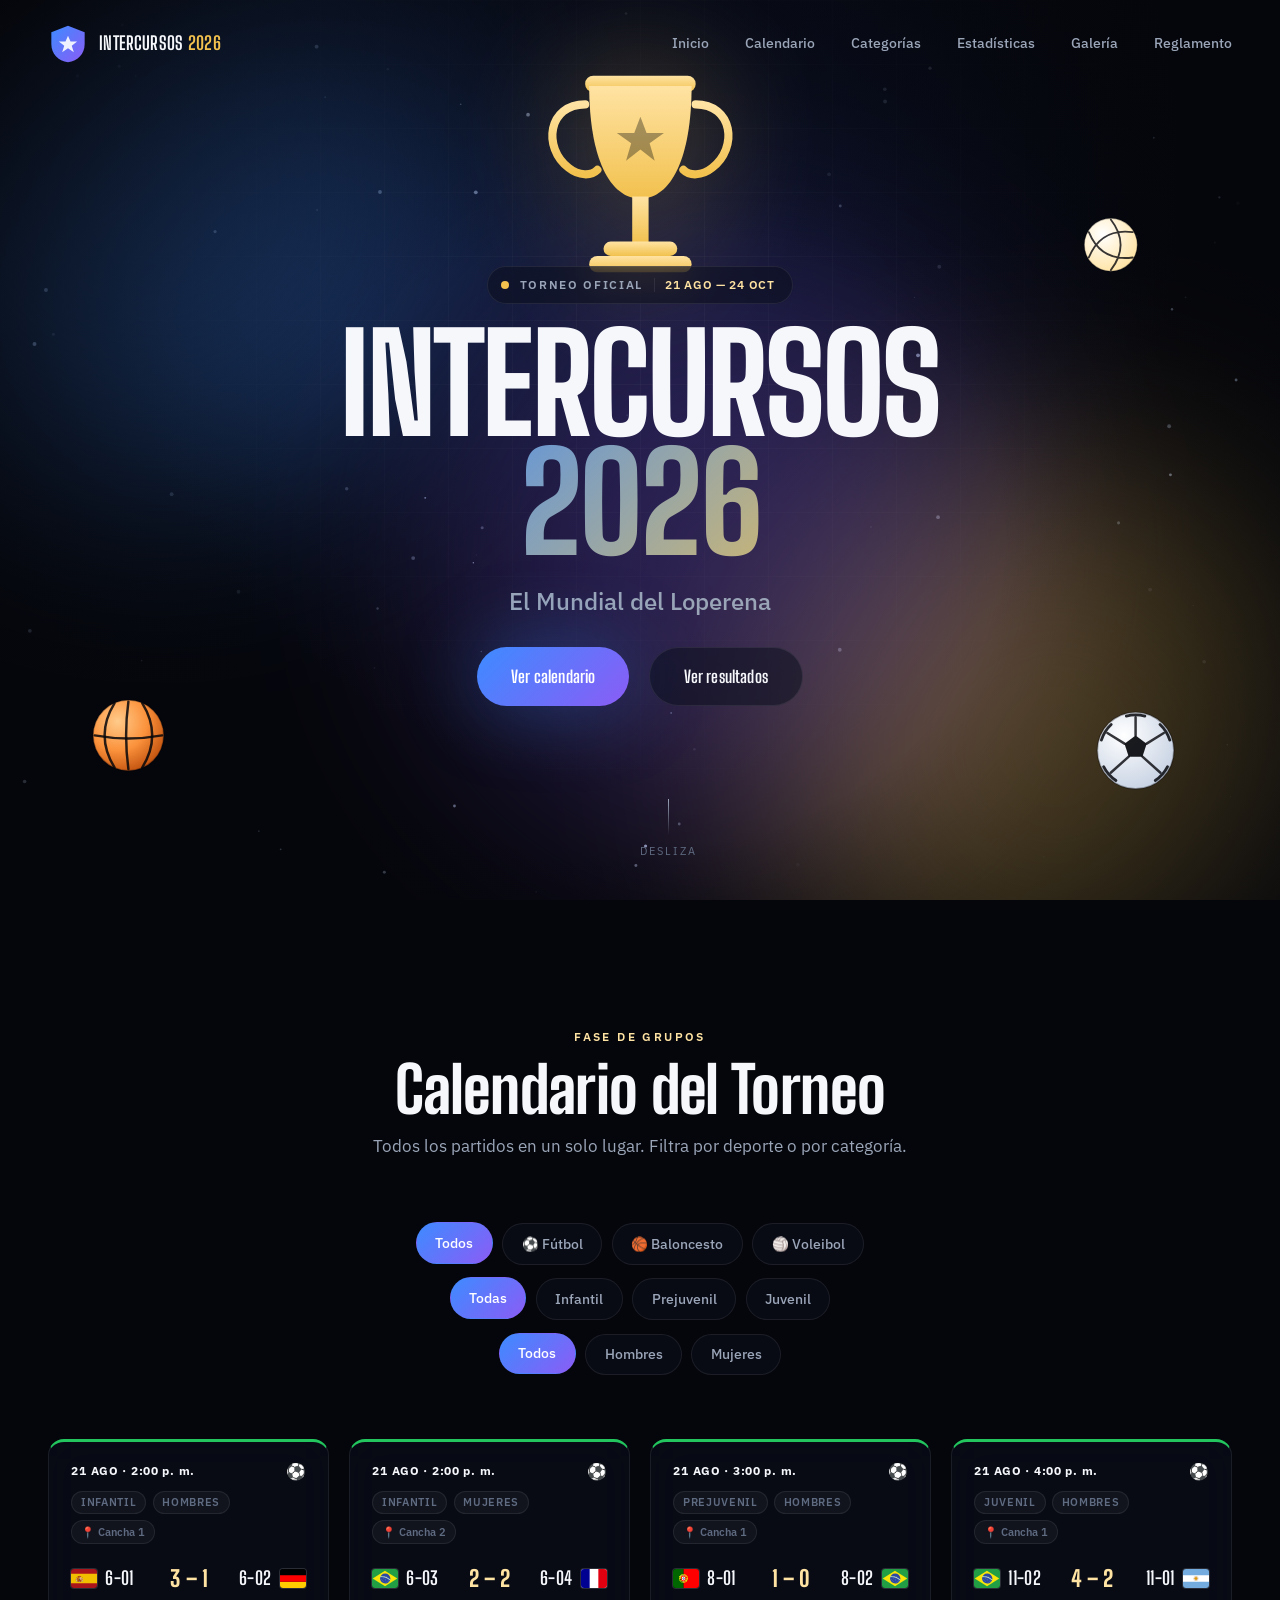
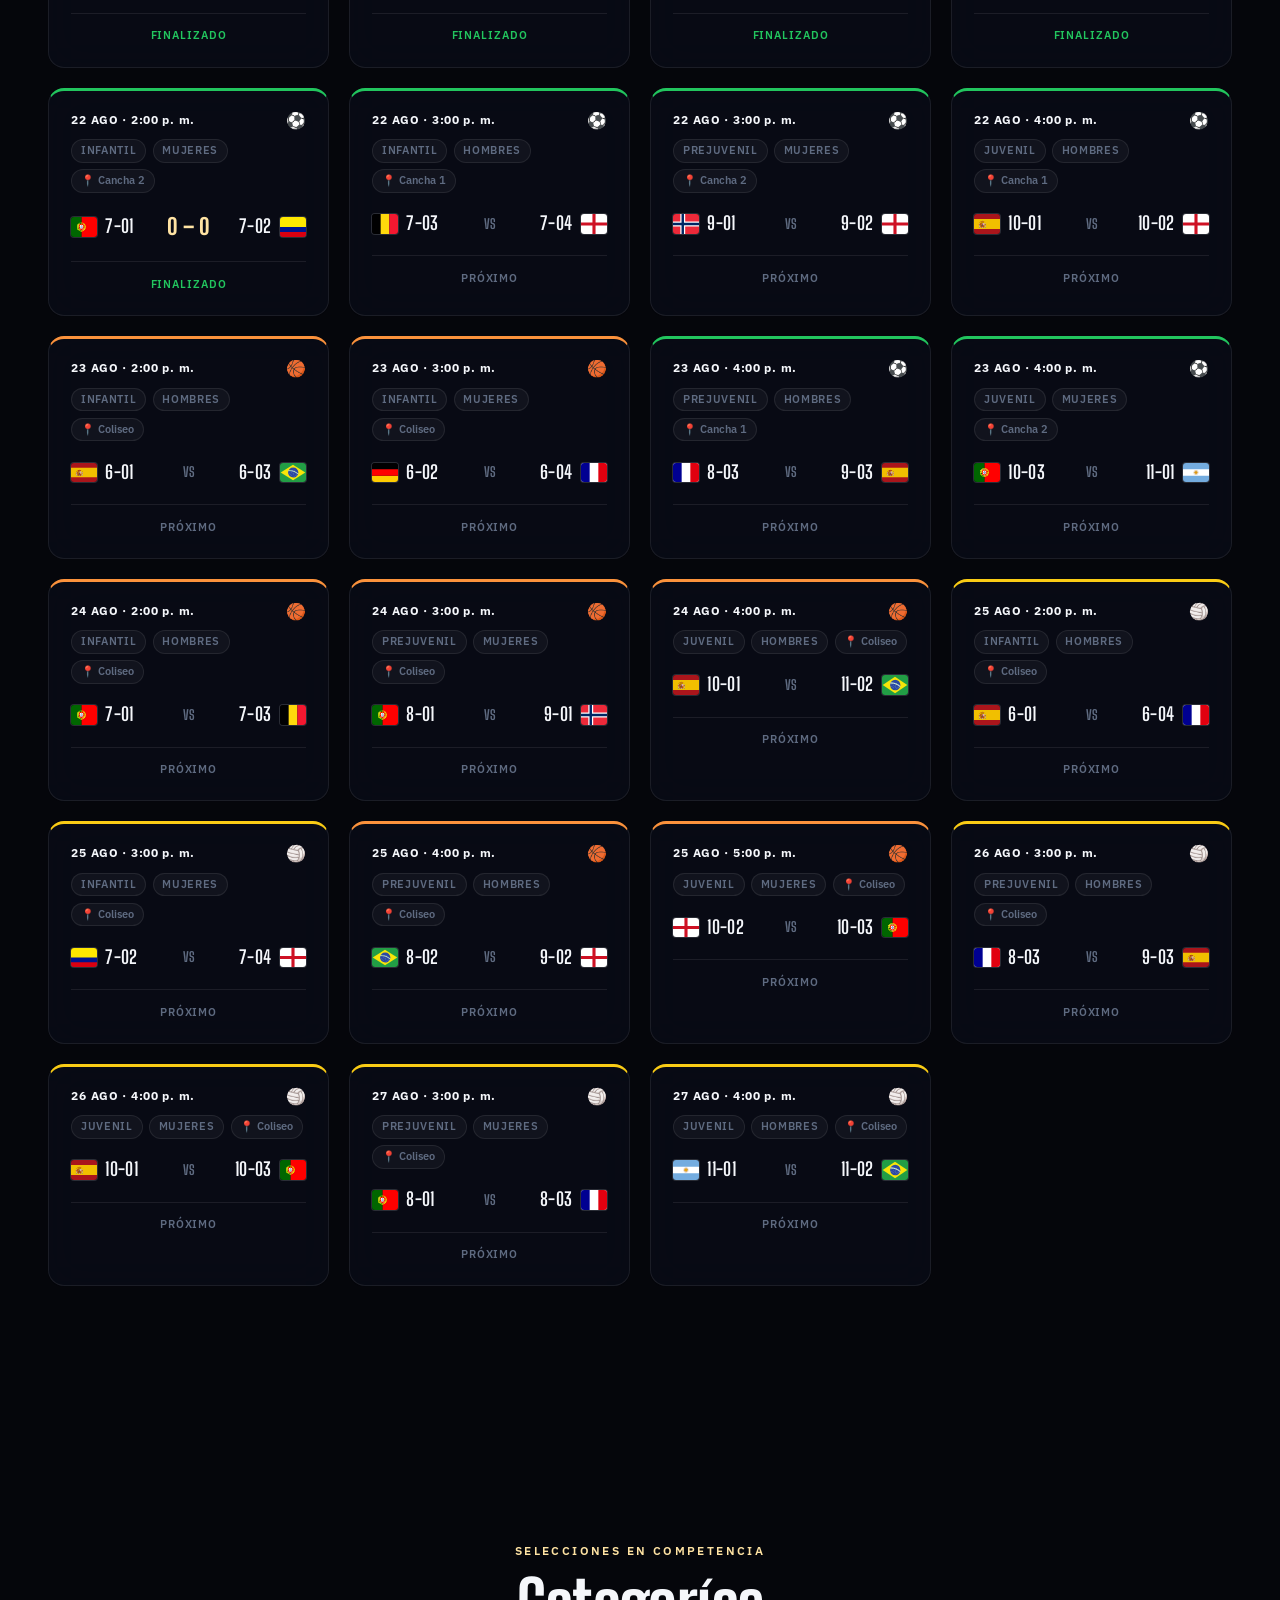
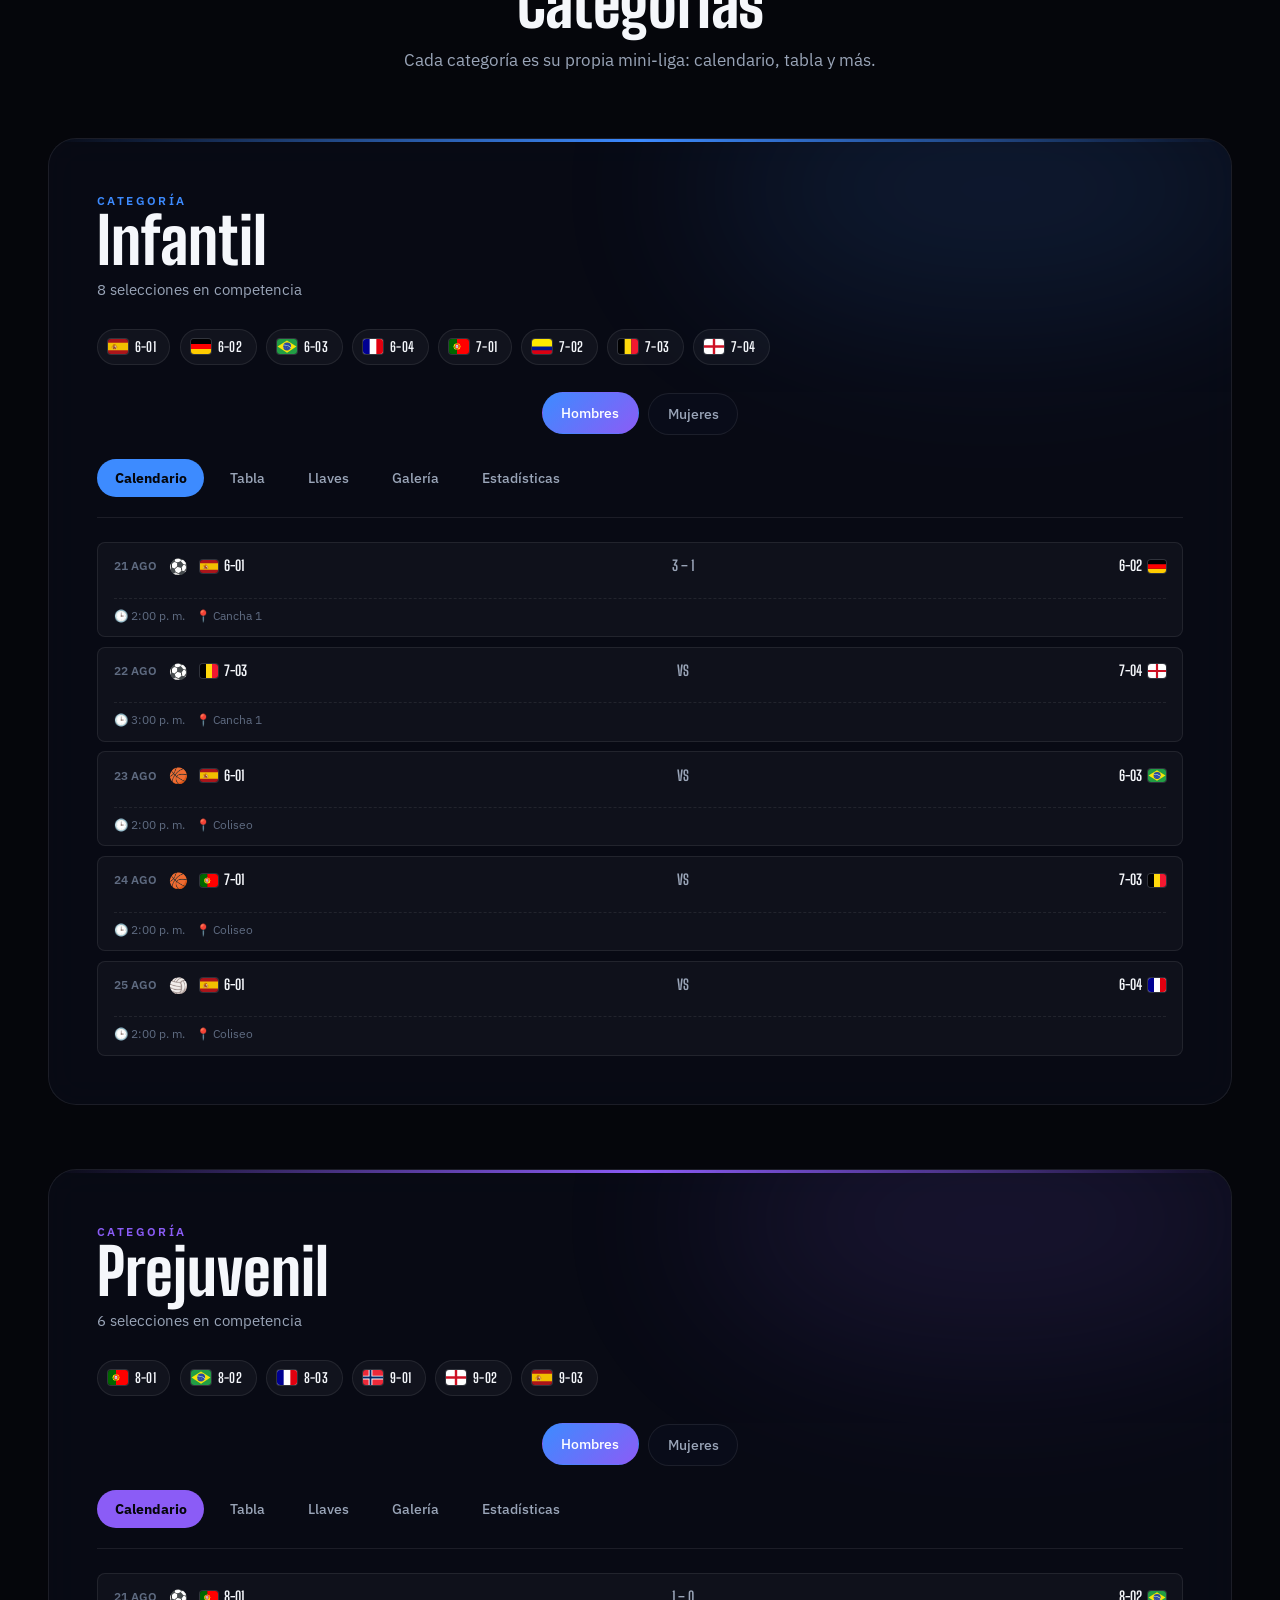
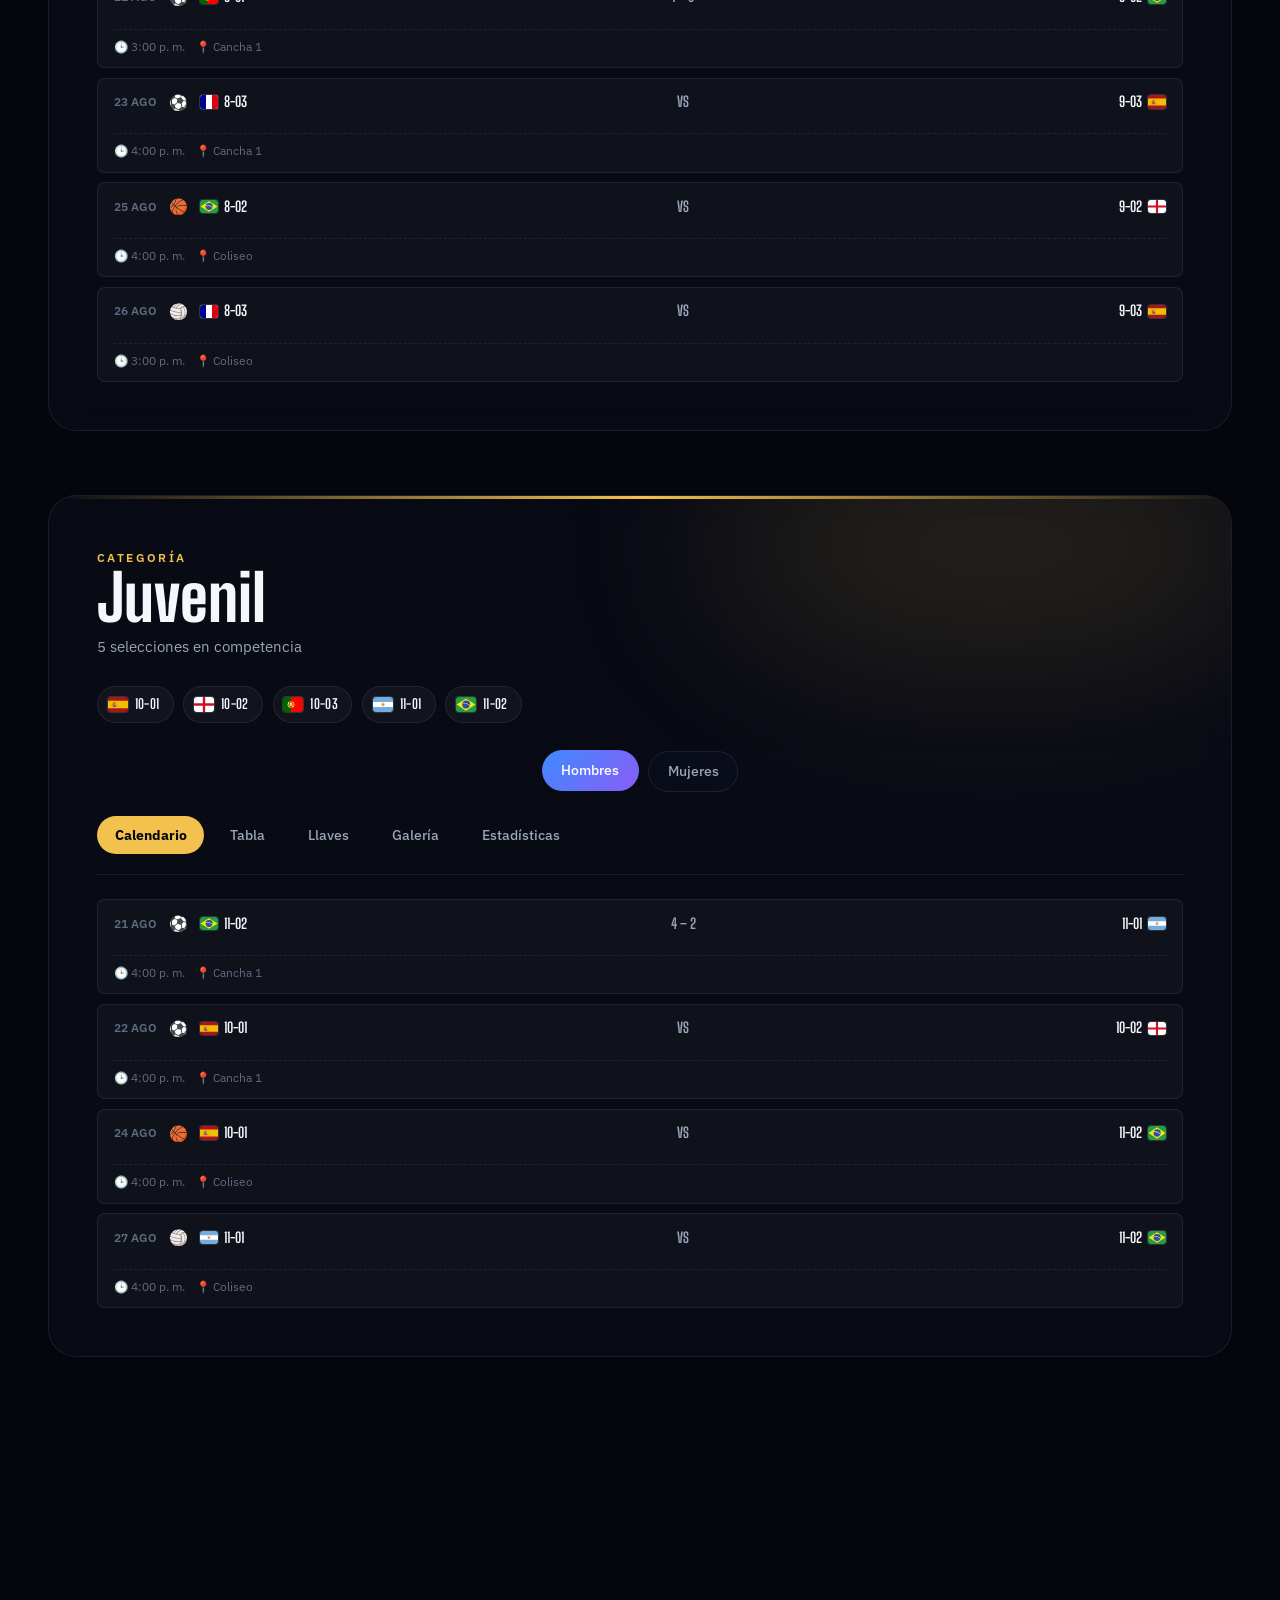
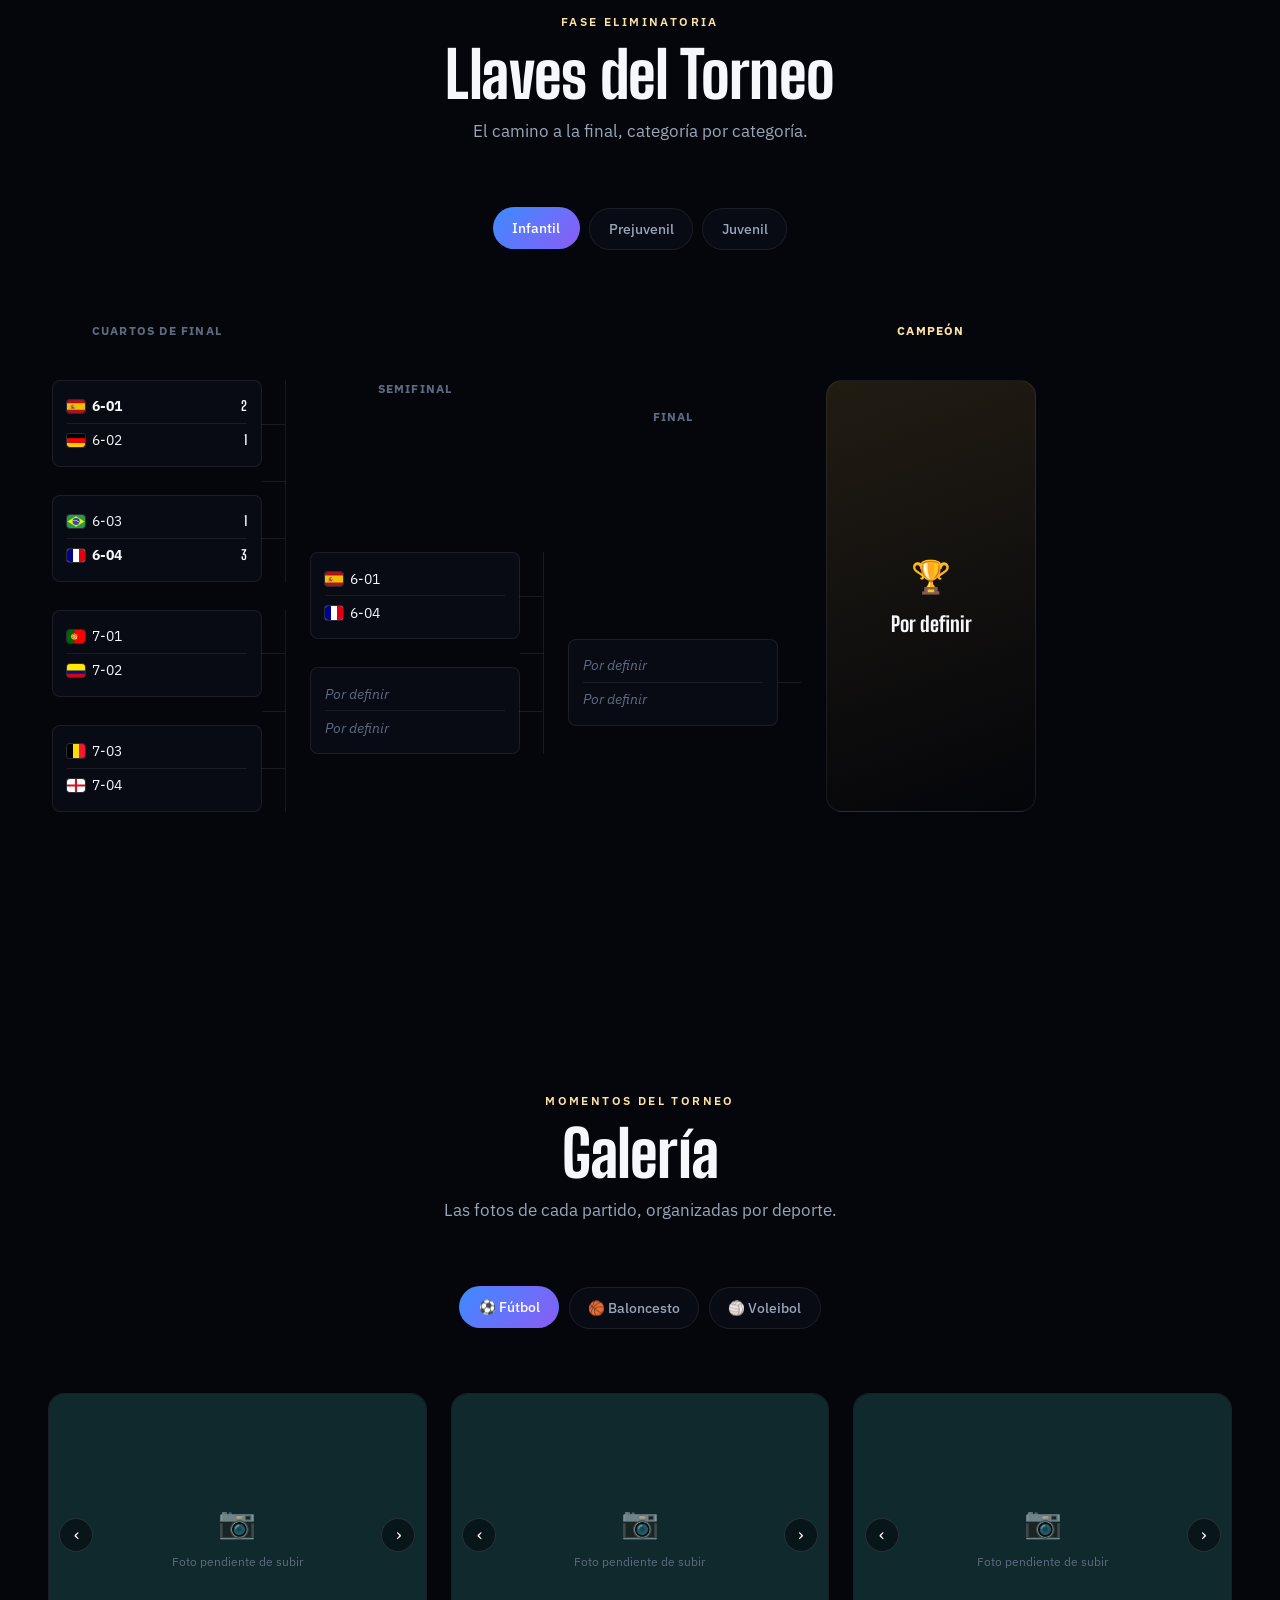
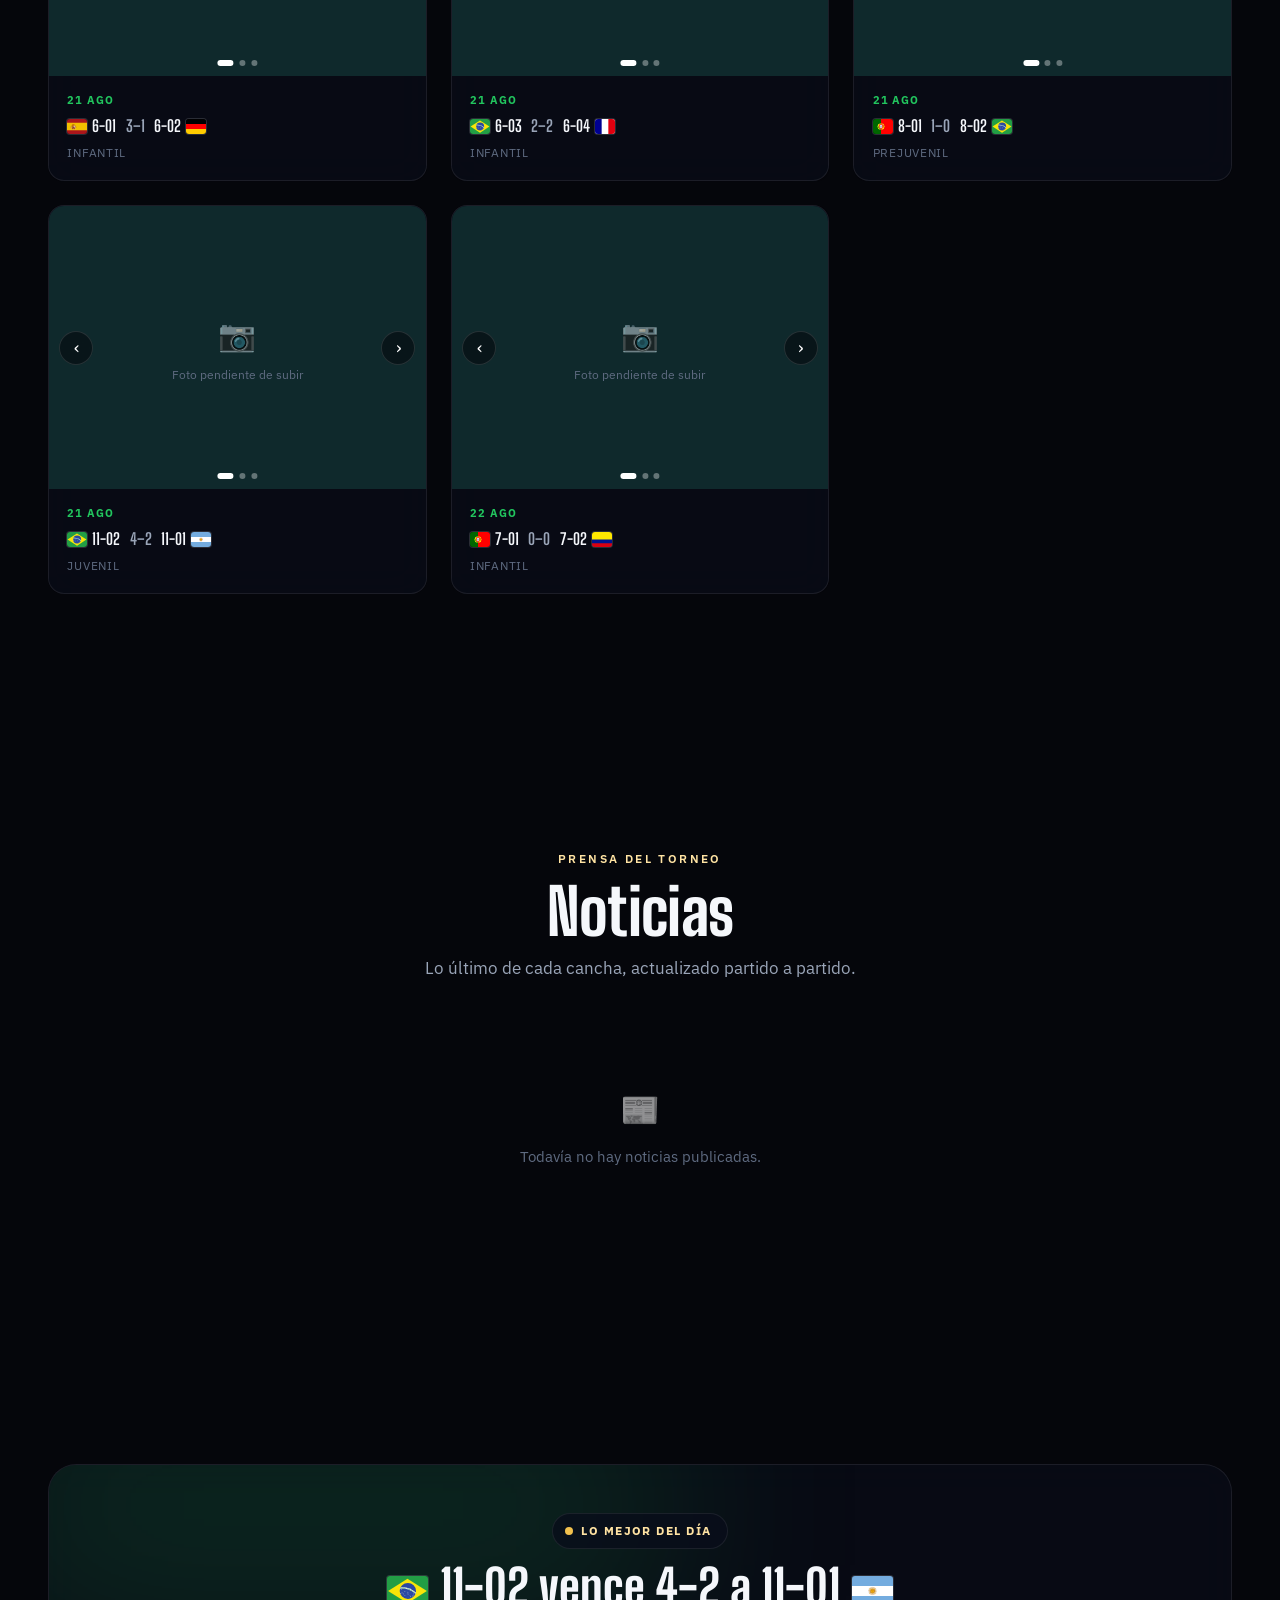
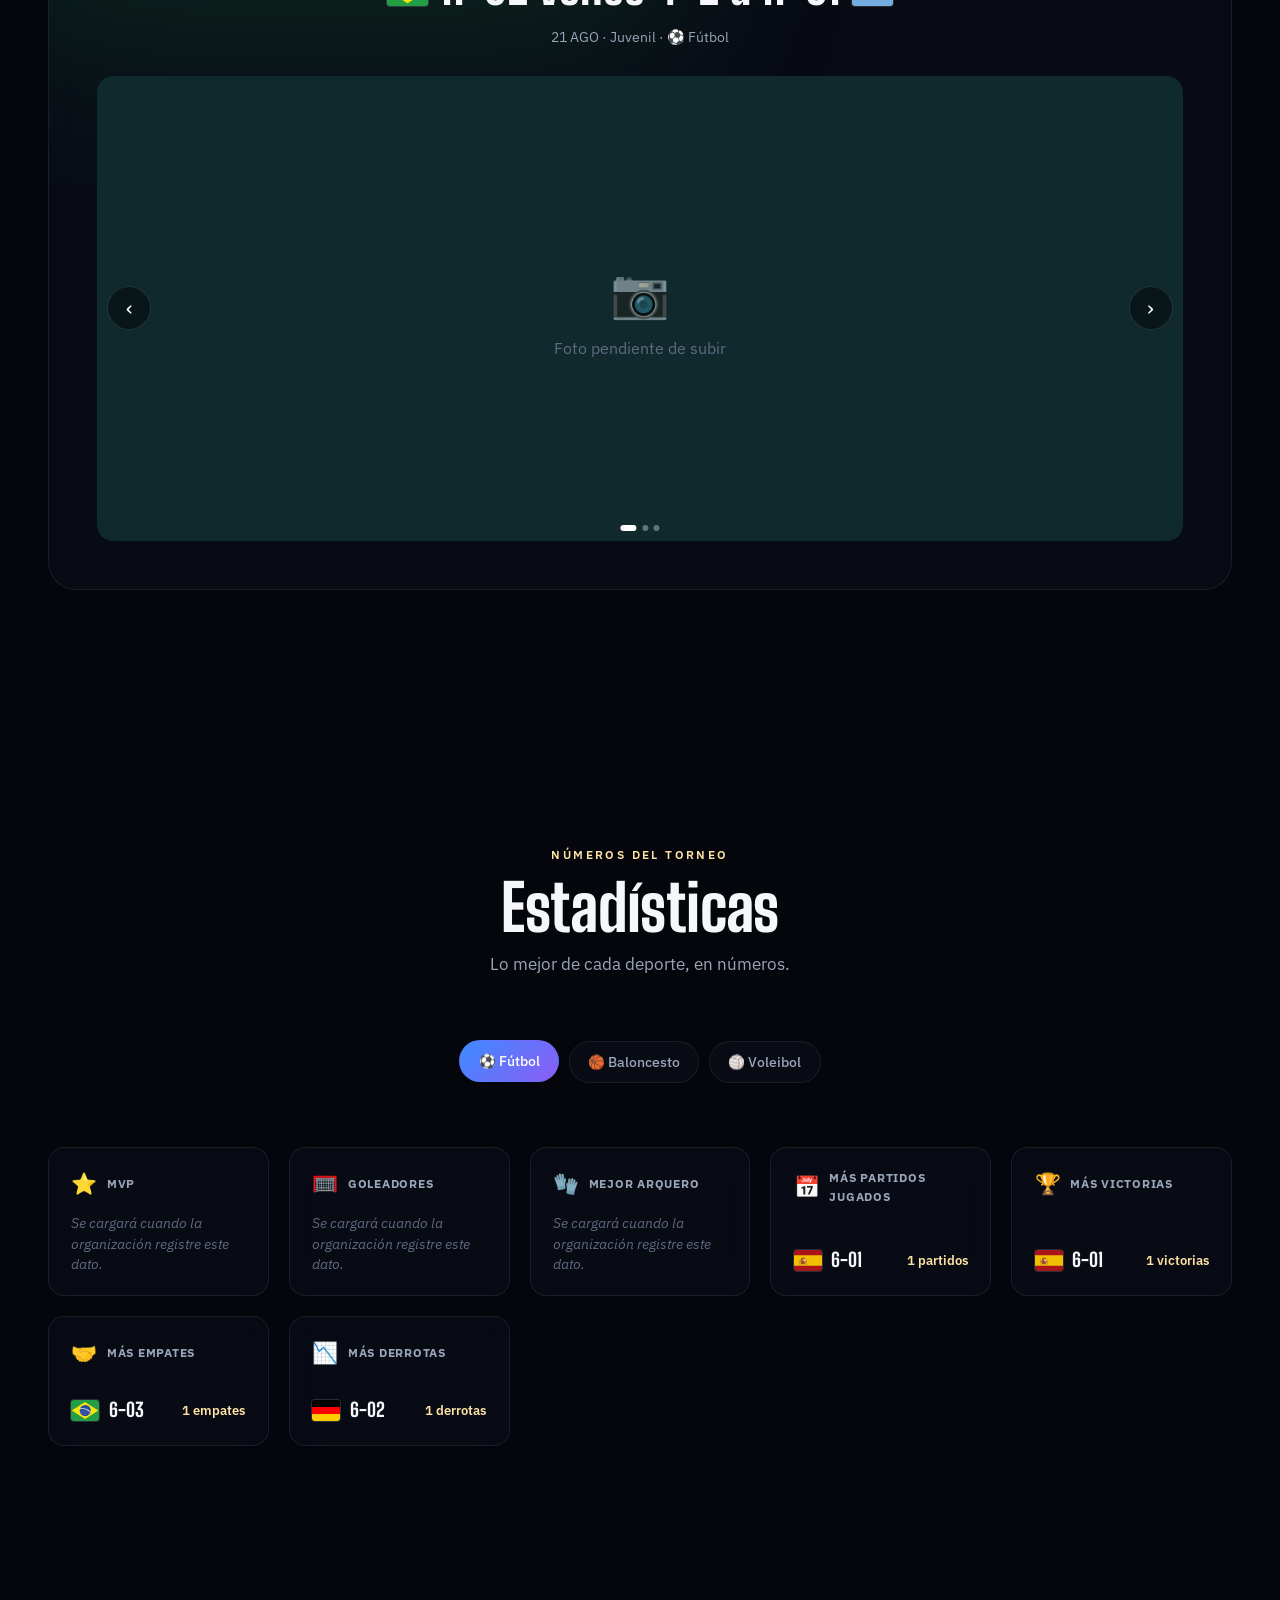
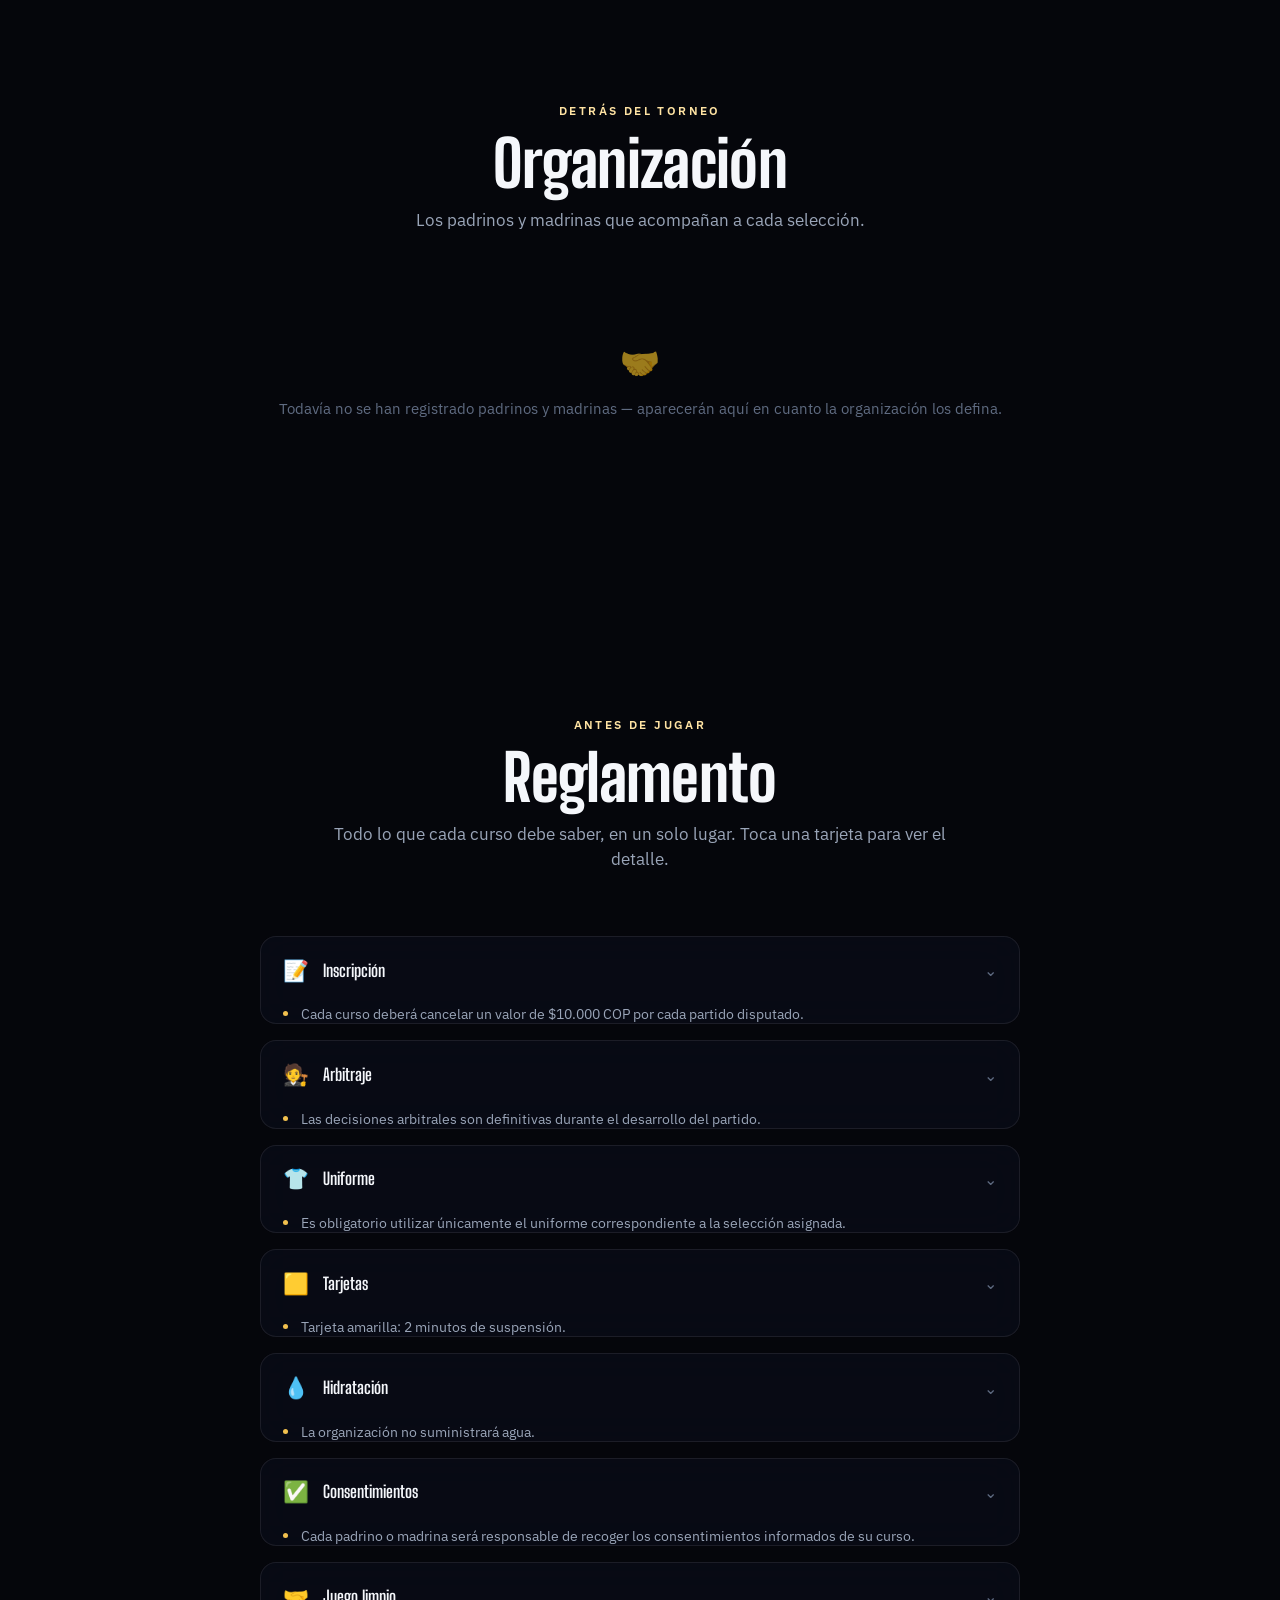
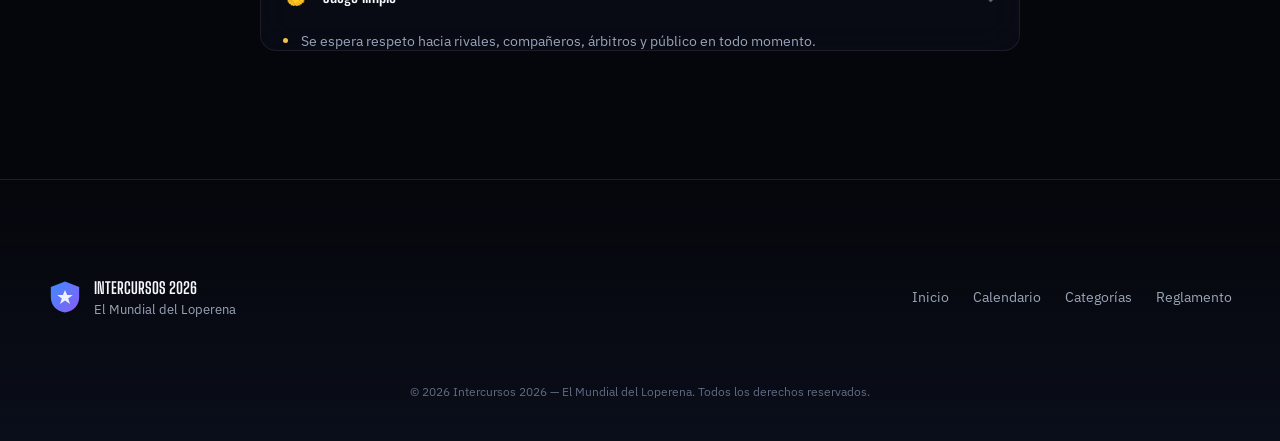
<file: intercursos-2026/index.html>
<!DOCTYPE html>
<html lang="es">
<head>
  <meta charset="UTF-8">
  <meta name="viewport" content="width=device-width, initial-scale=1.0">
  <title>INTERCURSOS 2026 — El Mundial del Loperena</title>
  <meta name="description" content="Sitio oficial del torneo deportivo escolar INTERCURSOS 2026 — El Mundial del Loperena. Calendario, categorías, estadísticas y resultados del torneo.">
  <meta name="theme-color" content="#05060b">
  <link rel="icon" href="data:image/svg+xml,%3Csvg xmlns='http://www.w3.org/2000/svg' viewBox='0 0 100 100'%3E%3Ctext y='.9em' font-size='90'%3E%F0%9F%8F%86%3C/text%3E%3C/svg%3E">

  <!-- Tipografía: Big Shoulders Display (titulares, herencia de números de camiseta deportiva) + IBM Plex Sans (texto, buen soporte de cifras tabulares para estadísticas) -->
  <link rel="preconnect" href="https://fonts.googleapis.com">
  <link rel="preconnect" href="https://fonts.gstatic.com" crossorigin>
  <link href="https://fonts.googleapis.com/css2?family=Big+Shoulders+Display:wght@700;800;900&family=IBM+Plex+Sans:wght@400;500;600;700&display=swap" rel="stylesheet">

  <link rel="stylesheet" href="css/styles.css">
  <link rel="stylesheet" href="css/animations.css">
  <link rel="stylesheet" href="css/responsive.css">
</head>
<body>

  <a class="skip-link" href="#main-content">Saltar al contenido principal</a>

  <!-- Definiciones SVG compartidas (gradientes reutilizados por el emblema, el trofeo y el balón) -->
  <svg width="0" height="0" style="position:absolute" aria-hidden="true" focusable="false">
    <defs>
      <linearGradient id="emblemGradient" x1="0" y1="0" x2="1" y2="1">
        <stop offset="0%" stop-color="var(--accent-blue)"/>
        <stop offset="100%" stop-color="var(--accent-violet)"/>
      </linearGradient>
      <linearGradient id="trophyGradient" x1="0" y1="0" x2="0" y2="1">
        <stop offset="0%" stop-color="var(--accent-gold-soft)"/>
        <stop offset="100%" stop-color="var(--accent-gold)"/>
      </linearGradient>
      <radialGradient id="ballGradient" cx="35%" cy="30%" r="75%">
        <stop offset="0%" stop-color="#ffffff"/>
        <stop offset="100%" stop-color="#c7d2e3"/>
      </radialGradient>
      <radialGradient id="ballGradientBasket" cx="35%" cy="30%" r="75%">
        <stop offset="0%" stop-color="#ffcb8a"/>
        <stop offset="55%" stop-color="var(--sport-baloncesto)"/>
        <stop offset="100%" stop-color="#c2530f"/>
      </radialGradient>
      <radialGradient id="ballGradientVolley" cx="35%" cy="30%" r="75%">
        <stop offset="0%" stop-color="#ffffff"/>
        <stop offset="100%" stop-color="var(--accent-gold-soft)"/>
      </radialGradient>
    </defs>
  </svg>

  <!-- ==================== NAVEGACIÓN ==================== -->
  <header class="nav" id="mainNav" data-nav>
    <div class="nav__inner container">

      <a href="#inicio" class="nav__logo" aria-label="Intercursos 2026, ir al inicio">
        <svg class="nav__emblem" viewBox="0 0 48 48" aria-hidden="true" focusable="false">
          <path d="M24 2 L44 10 V24 C44 36 36 44 24 46 C12 44 4 36 4 24 V10 Z" fill="url(#emblemGradient)"/>
          <path d="M24 14 L27 21 L35 21 L28.5 26 L31 34 L24 29 L17 34 L19.5 26 L13 21 L21 21 Z" fill="#ffffff" opacity="0.9"/>
        </svg>
        <span class="nav__wordmark">INTERCURSOS<span class="nav__year">2026</span></span>
      </a>

      <nav class="nav__links" aria-label="Navegación principal">
        <ul>
          <li><a href="#inicio">Inicio</a></li>
          <li><a href="#calendario">Calendario</a></li>
          <li><a href="#categorias">Categorías</a></li>
          <li><a href="#estadisticas">Estadísticas</a></li>
          <li><a href="#galeria">Galería</a></li>
          <li><a href="#reglamento">Reglamento</a></li>
        </ul>
      </nav>

      <button class="nav__toggle" id="navToggle" type="button" aria-label="Abrir menú" aria-expanded="false" aria-controls="mobileMenu">
        <span></span><span></span><span></span>
      </button>

    </div>
  </header>

  <!-- Menú móvil (overlay a pantalla completa) -->
  <div class="mobile-menu" id="mobileMenu">
    <nav aria-label="Navegación móvil">
      <ul>
        <li><a href="#inicio">Inicio</a></li>
        <li><a href="#calendario">Calendario</a></li>
        <li><a href="#categorias">Categorías</a></li>
        <li><a href="#estadisticas">Estadísticas</a></li>
        <li><a href="#galeria">Galería</a></li>
        <li><a href="#reglamento">Reglamento</a></li>
      </ul>
    </nav>
  </div>

  <main id="main-content">

    <!-- ==================== HERO ==================== -->
    <section class="hero" id="inicio">

      <div class="hero__background" aria-hidden="true">
        <canvas class="hero__particles" id="particlesCanvas"></canvas>
        <span class="hero__glow hero__glow--blue"></span>
        <span class="hero__glow hero__glow--gold"></span>
        <span class="hero__glow hero__glow--violet"></span>
        <span class="hero__grid"></span>
        <span class="hero__vignette"></span>
      </div>

      <div class="hero__art" aria-hidden="true">
        <div class="hero__trophy-wrap" data-parallax="0.4">
          <div class="hero__trophy">
            <svg class="trophy-svg" viewBox="0 0 200 260" focusable="false">
              <path d="M46 58 C10 58 4 100 30 120 C40 128 52 128 58 122" fill="none" stroke="url(#trophyGradient)" stroke-width="8" stroke-linecap="round"/>
              <path d="M154 58 C190 58 196 100 170 120 C160 128 148 128 142 122" fill="none" stroke="url(#trophyGradient)" stroke-width="8" stroke-linecap="round"/>
              <rect x="46" y="30" width="108" height="16" rx="8" fill="url(#trophyGradient)"/>
              <path d="M50 40 H150 C150 110 130 150 100 150 C70 150 50 110 50 40 Z" fill="url(#trophyGradient)"/>
              <path d="M100 70 L106 86 L123 86 L109 96 L114 113 L100 102 L86 113 L91 96 L77 86 L94 86 Z" fill="var(--bg-primary)" opacity="0.35"/>
              <rect x="92" y="148" width="16" height="46" fill="url(#trophyGradient)"/>
              <rect x="64" y="192" width="72" height="14" rx="7" fill="url(#trophyGradient)"/>
              <rect x="50" y="206" width="100" height="16" rx="8" fill="url(#trophyGradient)"/>
            </svg>
          </div>
        </div>

        <div class="hero__ball-wrap hero__ball-wrap--futbol" data-parallax="0.65">
          <div class="hero__ball hero__ball--futbol">
            <svg class="ball-svg" viewBox="0 0 100 100" focusable="false">
              <circle cx="50" cy="50" r="46" fill="url(#ballGradient)"/>
              <path d="M50.00,32.00 L63.31,41.67 L58.23,57.33 L41.77,57.33 L36.69,41.67 Z" fill="var(--bg-primary)" opacity="0.92"/>
              <path d="M50.00,32.00 L50.00,10.00 M63.31,41.67 L83.91,28.79 M58.23,57.33 L79.88,76.60 M41.77,57.33 L20.12,76.60 M36.69,41.67 L16.09,28.79" fill="none" stroke="var(--bg-primary)" stroke-width="3" stroke-linecap="round" opacity="0.8"/>
              <path d="M38.87,8.47 A43,43 0 0 1 61.13,8.47 M79.32,18.54 A43,43 0 0 1 91.12,37.41 M88.42,69.31 A43,43 0 0 1 73.62,85.93 M26.38,85.93 A43,43 0 0 1 11.58,69.31 M8.88,37.41 A43,43 0 0 1 20.68,18.54" fill="none" stroke="var(--bg-primary)" stroke-width="3.4" stroke-linecap="round" opacity="0.85"/>
              <circle cx="50" cy="50" r="46" fill="none" stroke="var(--bg-primary)" stroke-width="2" opacity="0.3"/>
            </svg>
          </div>
        </div>

        <div class="hero__ball-wrap hero__ball-wrap--baloncesto" data-parallax="0.55">
          <div class="hero__ball hero__ball--baloncesto">
            <svg class="ball-svg" viewBox="0 0 100 100" focusable="false">
              <circle cx="50" cy="50" r="46" fill="url(#ballGradientBasket)"/>
              <path d="M6,50 Q50,58 94,50" fill="none" stroke="var(--bg-primary)" stroke-width="3.2" stroke-linecap="round" opacity="0.85"/>
              <path d="M50,6 Q44,50 50,94" fill="none" stroke="var(--bg-primary)" stroke-width="3.2" stroke-linecap="round" opacity="0.85"/>
              <path d="M32,8 Q6,50 32,92" fill="none" stroke="var(--bg-primary)" stroke-width="3.2" stroke-linecap="round" opacity="0.85"/>
              <path d="M68,8 Q94,50 68,92" fill="none" stroke="var(--bg-primary)" stroke-width="3.2" stroke-linecap="round" opacity="0.85"/>
              <circle cx="50" cy="50" r="46" fill="none" stroke="var(--bg-primary)" stroke-width="2" opacity="0.3"/>
            </svg>
          </div>
        </div>

        <div class="hero__ball-wrap hero__ball-wrap--voleibol" data-parallax="0.5">
          <div class="hero__ball hero__ball--voleibol">
            <svg class="ball-svg" viewBox="0 0 100 100" focusable="false">
              <circle cx="50" cy="50" r="46" fill="url(#ballGradientVolley)"/>
              <path d="M50.00,6.00 Q84.00,50.00 50.00,94.00 M88.11,72.00 Q33.00,79.44 11.89,28.00 M11.89,72.00 Q33.00,20.56 88.11,28.00" fill="none" stroke="var(--bg-primary)" stroke-width="3.2" stroke-linecap="round" opacity="0.8"/>
              <circle cx="50" cy="50" r="46" fill="none" stroke="var(--bg-primary)" stroke-width="2" opacity="0.3"/>
            </svg>
          </div>
        </div>
      </div>

      <div class="hero__content container">

        <!-- Elemento firma: badge estilo marcador de transmisión deportiva -->
        <div class="hero-reveal hero__badge" style="--d:0.05s">
          <span class="hero__badge-dot" aria-hidden="true"></span>
          <span class="hero__badge-label">Torneo oficial</span>
          <span class="hero__badge-divider" aria-hidden="true"></span>
          <span class="hero__badge-dates">21 AGO — 24 OCT</span>
        </div>

        <h1 class="hero__title">
          <span class="hero-reveal" style="--d:0.18s">INTERCURSOS</span>
          <span class="hero-reveal hero__title--accent" style="--d:0.32s">2026</span>
        </h1>

        <p class="hero-reveal hero__subtitle" style="--d:0.46s">El Mundial del Loperena</p>

        <div class="hero-reveal hero__actions" style="--d:0.6s">
          <a href="#calendario" class="btn btn--primary">Ver calendario</a>
          <a href="#estadisticas" class="btn btn--ghost">Ver resultados</a>
        </div>

      </div>

      <a href="#calendario" class="hero__scroll hero-reveal" style="--d:0.95s" aria-label="Desplázate para ver más contenido">
        <span class="hero__scroll-line"></span>
        <span class="hero__scroll-text">Desliza</span>
      </a>

    </section>

    <!-- ==================== CALENDARIO DEL TORNEO ==================== -->
    <section class="section calendar" id="calendario">
      <div class="container">

        <div class="section-header reveal">
          <span class="section-header__eyebrow">Fase de grupos</span>
          <h2 class="section-header__title">Calendario del Torneo</h2>
          <p class="section-header__subtitle">Todos los partidos en un solo lugar. Filtra por deporte o por categoría.</p>
        </div>

        <div class="calendar__filters reveal">
          <div class="filter-group" role="group" aria-label="Filtrar por deporte">
            <button class="filter-pill is-active" type="button" data-filtro-deporte="todos">Todos</button>
            <button class="filter-pill" type="button" data-filtro-deporte="futbol">⚽ Fútbol</button>
            <button class="filter-pill" type="button" data-filtro-deporte="baloncesto">🏀 Baloncesto</button>
            <button class="filter-pill" type="button" data-filtro-deporte="voleibol">🏐 Voleibol</button>
          </div>
          <div class="filter-group" role="group" aria-label="Filtrar por categoría">
            <button class="filter-pill is-active" type="button" data-filtro-categoria="todas">Todas</button>
            <button class="filter-pill" type="button" data-filtro-categoria="infantil">Infantil</button>
            <button class="filter-pill" type="button" data-filtro-categoria="prejuvenil">Prejuvenil</button>
            <button class="filter-pill" type="button" data-filtro-categoria="juvenil">Juvenil</button>
          </div>
          <div class="filter-group" role="group" aria-label="Filtrar por género">
            <button class="filter-pill is-active" type="button" data-filtro-genero="todos">Todos</button>
            <button class="filter-pill" type="button" data-filtro-genero="hombres">Hombres</button>
            <button class="filter-pill" type="button" data-filtro-genero="mujeres">Mujeres</button>
          </div>
        </div>

        <div class="calendar__grid" id="calendarioGrid">
          <!-- Generado dinámicamente por js/calendar.js a partir de js/data.js -->
        </div>

      </div>
    </section>

    <!-- ==================== CATEGORÍAS ==================== -->
    <section class="section categories" id="categorias">
      <div class="container">

        <div class="section-header reveal">
          <span class="section-header__eyebrow">Selecciones en competencia</span>
          <h2 class="section-header__title">Categorías</h2>
          <p class="section-header__subtitle">Cada categoría es su propia mini-liga: calendario, tabla y más.</p>
        </div>

        <div class="category-list" id="categoryList">
          <!-- Generado dinámicamente por js/categories.js a partir de js/data.js -->
        </div>

      </div>
    </section>

    <!-- ==================== LLAVES DEL TORNEO ==================== -->
    <section class="section bracket-section" id="llaves">
      <div class="container">

        <div class="section-header reveal">
          <span class="section-header__eyebrow">Fase eliminatoria</span>
          <h2 class="section-header__title">Llaves del Torneo</h2>
          <p class="section-header__subtitle">El camino a la final, categoría por categoría.</p>
        </div>

        <div class="calendar__filters reveal">
          <div class="filter-group" role="group" aria-label="Elegir categoría de la llave">
            <button class="filter-pill is-active" type="button" data-bracket-categoria="infantil">Infantil</button>
            <button class="filter-pill" type="button" data-bracket-categoria="prejuvenil">Prejuvenil</button>
            <button class="filter-pill" type="button" data-bracket-categoria="juvenil">Juvenil</button>
          </div>
        </div>

        <div id="bracketContainer">
          <!-- Generado dinámicamente por js/bracket.js a partir de js/data.js -->
        </div>

      </div>
    </section>

    <!-- ==================== GALERÍA ==================== -->
    <section class="section gallery-section" id="galeria">
      <div class="container">

        <div class="section-header reveal">
          <span class="section-header__eyebrow">Momentos del torneo</span>
          <h2 class="section-header__title">Galería</h2>
          <p class="section-header__subtitle">Las fotos de cada partido, organizadas por deporte.</p>
        </div>

        <div class="calendar__filters reveal">
          <div class="filter-group" role="group" aria-label="Elegir deporte">
            <button class="filter-pill is-active" type="button" data-galeria-deporte="futbol">⚽ Fútbol</button>
            <button class="filter-pill" type="button" data-galeria-deporte="baloncesto">🏀 Baloncesto</button>
            <button class="filter-pill" type="button" data-galeria-deporte="voleibol">🏐 Voleibol</button>
          </div>
        </div>

        <div id="galleryGrid">
          <!-- Generado dinámicamente por js/gallery.js a partir de js/data.js -->
        </div>

      </div>
    </section>

    <!-- ==================== NOTICIAS ==================== -->
    <section class="section news-section" id="noticias">
      <div class="container">

        <div class="section-header reveal">
          <span class="section-header__eyebrow">Prensa del torneo</span>
          <h2 class="section-header__title">Noticias</h2>
          <p class="section-header__subtitle">Lo último de cada cancha, actualizado partido a partido.</p>
        </div>

        <div id="newsContainer">
          <!-- Generado dinámicamente por js/news.js a partir de js/data.js -->
        </div>

      </div>
    </section>

    <!-- ==================== LO MEJOR DEL DÍA ==================== -->
    <section class="section" id="momentos">
      <div class="container">
        <div id="highlightContainer">
          <!-- Generado dinámicamente por js/highlights.js a partir de js/data.js -->
        </div>
      </div>
    </section>

    <!-- ==================== ESTADÍSTICAS ==================== -->
    <section class="section stats-section" id="estadisticas">
      <div class="container">

        <div class="section-header reveal">
          <span class="section-header__eyebrow">Números del torneo</span>
          <h2 class="section-header__title">Estadísticas</h2>
          <p class="section-header__subtitle">Lo mejor de cada deporte, en números.</p>
        </div>

        <div class="calendar__filters reveal">
          <div class="filter-group" role="group" aria-label="Elegir deporte">
            <button class="filter-pill is-active" type="button" data-stats-deporte="futbol">⚽ Fútbol</button>
            <button class="filter-pill" type="button" data-stats-deporte="baloncesto">🏀 Baloncesto</button>
            <button class="filter-pill" type="button" data-stats-deporte="voleibol">🏐 Voleibol</button>
          </div>
        </div>

        <div id="statsContainer">
          <!-- Generado dinámicamente por js/statistics.js a partir de js/data.js -->
        </div>

      </div>
    </section>

    <!-- ==================== ORGANIZACIÓN ==================== -->
    <section class="section organization-section" id="organizacion">
      <div class="container">

        <div class="section-header reveal">
          <span class="section-header__eyebrow">Detrás del torneo</span>
          <h2 class="section-header__title">Organización</h2>
          <p class="section-header__subtitle">Los padrinos y madrinas que acompañan a cada selección.</p>
        </div>

        <div id="organizationGrid">
          <!-- Generado dinámicamente por js/organization.js a partir de js/data.js -->
        </div>

      </div>
    </section>

    <!-- ==================== REGLAMENTO ==================== -->
    <section class="section rules-section" id="reglamento">
      <div class="container">

        <div class="section-header reveal">
          <span class="section-header__eyebrow">Antes de jugar</span>
          <h2 class="section-header__title">Reglamento</h2>
          <p class="section-header__subtitle">Todo lo que cada curso debe saber, en un solo lugar. Toca una tarjeta para ver el detalle.</p>
        </div>

        <div class="rules-list" id="rulesList">
          <!-- Generado dinámicamente por js/rules.js a partir de js/data.js -->
        </div>

      </div>
    </section>

  </main>

  <!-- ==================== FOOTER ==================== -->
  <footer class="footer reveal">
    <div class="container footer__inner">

      <div class="footer__brand">
        <svg class="footer__emblem" viewBox="0 0 48 48" aria-hidden="true" focusable="false">
          <path d="M24 2 L44 10 V24 C44 36 36 44 24 46 C12 44 4 36 4 24 V10 Z" fill="url(#emblemGradient)"/>
          <path d="M24 14 L27 21 L35 21 L28.5 26 L31 34 L24 29 L17 34 L19.5 26 L13 21 L21 21 Z" fill="#ffffff" opacity="0.9"/>
        </svg>
        <div>
          <p class="footer__title">INTERCURSOS 2026</p>
          <p class="footer__tagline">El Mundial del Loperena</p>
        </div>
      </div>

      <nav class="footer__links" aria-label="Enlaces del pie de página">
        <a href="#inicio">Inicio</a>
        <a href="#calendario">Calendario</a>
        <a href="#categorias">Categorías</a>
        <a href="#reglamento">Reglamento</a>
      </nav>

      <p class="footer__copy">© 2026 Intercursos 2026 — El Mundial del Loperena. Todos los derechos reservados.</p>

    </div>
  </footer>

  <script src="js/app.js" defer></script>
  <script src="js/animations.js" defer></script>
  <script src="js/data.js" defer></script>
  <script src="js/flags.js" defer></script>
  <script src="js/calendar.js" defer></script>
  <script src="js/bracket.js" defer></script>
  <script src="js/gallery.js" defer></script>
  <script src="js/highlights.js" defer></script>
  <script src="js/news.js" defer></script>
  <script src="js/statistics.js" defer></script>
  <script src="js/organization.js" defer></script>
  <script src="js/rules.js" defer></script>
  <script src="js/categories.js" defer></script>
</body>
</html>
</file>
<file: css/styles.css>
/* ==========================================================================
   INTERCURSOS 2026 — El Mundial del Loperena
   styles.css — Sistema de diseño, layout y componentes
   Edita solo variables/colores aquí; el contenido vive en js/data.js
   ========================================================================== */

/* -------------------- Variables globales -------------------- */
:root {
  /* Fondo */
  --bg-primary: #05060b;
  --bg-elevated: #0a0e1a;
  --bg-secondary: #0d1326;

  /* Acentos premium (paleta: Abismo / Cobalto / Oro de Campeón / Ultravioleta) */
  --accent-blue: #3d8bff;
  --accent-blue-soft: #7db2ff;
  --accent-violet: #8b5cf6;
  --accent-gold: #f2c14e;
  --accent-gold-soft: #ffe3a3;

  /* Colores por deporte (usados en Calendario, Categorías, Estadísticas...) */
  --sport-futbol: #22c55e;
  --sport-baloncesto: #fb923c;
  --sport-voleibol: #facc15;

  /* Texto */
  --text-primary: #f5f7fb;
  --text-secondary: #9aa5b8;
  --text-muted: #5f6b81;

  /* Glassmorphism */
  --glass-bg: rgba(12, 16, 30, 0.55);
  --glass-bg-strong: rgba(10, 14, 26, 0.78);
  --glass-border: rgba(255, 255, 255, 0.08);
  --glass-blur: 18px;

  /* Tipografía: Big Shoulders Display (titulares) + IBM Plex Sans (texto) */
  --font-display: 'Big Shoulders Display', sans-serif;
  --font-body: 'IBM Plex Sans', sans-serif;

  /* Espaciados */
  --space-xs: 0.5rem;
  --space-sm: 1rem;
  --space-md: 1.5rem;
  --space-lg: 2.5rem;
  --space-xl: 4rem;
  --space-2xl: 6rem;
  --space-3xl: 8rem;

  /* Bordes y sombras */
  --radius-sm: 8px;
  --radius-md: 16px;
  --radius-lg: 28px;
  --radius-full: 999px;

  --shadow-glow-blue: 0 0 80px rgba(61, 139, 255, 0.35);
  --shadow-glow-gold: 0 0 70px rgba(242, 193, 78, 0.28);
  --shadow-elevated: 0 20px 60px rgba(0, 0, 0, 0.45);

  /* Transiciones */
  --ease-premium: cubic-bezier(0.16, 1, 0.3, 1);
  --transition-fast: 0.25s var(--ease-premium);
  --transition-base: 0.4s var(--ease-premium);
  --transition-slow: 0.8s var(--ease-premium);

  /* Nav */
  --nav-height: 88px;
  --nav-height-scrolled: 72px;
}

/* -------------------- Reset -------------------- */
*, *::before, *::after { box-sizing: border-box; margin: 0; padding: 0; }
html { scroll-behavior: smooth; }
body {
  background: var(--bg-primary);
  color: var(--text-primary);
  font-family: var(--font-body);
  min-height: 100vh;
  overflow-x: hidden;
  line-height: 1.5;
  -webkit-font-smoothing: antialiased;
}
body.menu-open { overflow: hidden; }
img, svg { display: block; max-width: 100%; }
a { color: inherit; text-decoration: none; }
button { font: inherit; cursor: pointer; border: none; background: none; color: inherit; }
ul { list-style: none; }
::selection { background: var(--accent-blue); color: #fff; }
::-webkit-scrollbar { width: 10px; }
::-webkit-scrollbar-track { background: var(--bg-primary); }
::-webkit-scrollbar-thumb { background: var(--bg-secondary); border-radius: var(--radius-full); }

/* -------------------- Utilidades -------------------- */
.container {
  width: 100%;
  max-width: 1280px;
  margin-inline: auto;
  padding-inline: clamp(1.25rem, 4vw, 3rem);
}
.glass {
  background: var(--glass-bg);
  border: 1px solid var(--glass-border);
  backdrop-filter: blur(var(--glass-blur));
  -webkit-backdrop-filter: blur(var(--glass-blur));
}
.skip-link {
  position: absolute;
  left: 1rem;
  top: -60px;
  background: var(--accent-blue);
  color: #fff;
  padding: 0.75rem 1.25rem;
  border-radius: var(--radius-sm);
  z-index: 2000;
  transition: top 0.2s;
  font-weight: 600;
}
.skip-link:focus { top: 1rem; }

:focus-visible {
  outline: 2px solid var(--accent-blue-soft);
  outline-offset: 3px;
}

/* -------------------- Botones -------------------- */
.btn {
  display: inline-flex;
  align-items: center;
  justify-content: center;
  gap: 0.5rem;
  padding: 1rem 2.1rem;
  border-radius: var(--radius-full);
  font-family: var(--font-display);
  font-weight: 700;
  font-size: 1.05rem;
  letter-spacing: 0.01em;
  transition: transform var(--transition-fast), box-shadow var(--transition-fast), background var(--transition-fast), border-color var(--transition-fast);
}
.btn--primary {
  background: linear-gradient(135deg, var(--accent-blue), var(--accent-violet));
  color: #fff;
  box-shadow: var(--shadow-glow-blue);
}
.btn--primary:hover { transform: translateY(-3px); box-shadow: 0 12px 40px rgba(61, 139, 255, 0.5); }
.btn--ghost {
  background: var(--glass-bg);
  border: 1px solid var(--glass-border);
  backdrop-filter: blur(var(--glass-blur));
  -webkit-backdrop-filter: blur(var(--glass-blur));
  color: var(--text-primary);
}
.btn--ghost:hover { background: rgba(255, 255, 255, 0.08); border-color: rgba(255, 255, 255, 0.2); transform: translateY(-3px); }

/* ==========================================================================
   NAVEGACIÓN
   ========================================================================== */
.nav {
  position: fixed;
  top: 0; left: 0; right: 0;
  z-index: 1000;
  height: var(--nav-height);
  display: flex;
  align-items: center;
  background: transparent;
  border-bottom: 1px solid transparent;
  transition: height var(--transition-base), background var(--transition-base),
              backdrop-filter var(--transition-base), border-color var(--transition-base),
              box-shadow var(--transition-base);
}
.nav--scrolled {
  height: var(--nav-height-scrolled);
  background: var(--glass-bg-strong);
  backdrop-filter: blur(var(--glass-blur));
  -webkit-backdrop-filter: blur(var(--glass-blur));
  border-bottom: 1px solid var(--glass-border);
  box-shadow: 0 10px 40px rgba(0, 0, 0, 0.25);
}
.nav__inner { display: flex; align-items: center; justify-content: space-between; width: 100%; }
.nav__logo { display: flex; align-items: center; gap: 0.7rem; }
.nav__emblem { width: 40px; height: 40px; transition: width var(--transition-base), height var(--transition-base); }
.nav--scrolled .nav__emblem { width: 32px; height: 32px; }
.nav__wordmark {
  font-family: var(--font-display);
  font-weight: 700;
  font-size: 1.15rem;
  letter-spacing: 0.01em;
}
.nav__year { color: var(--accent-gold); margin-left: 0.3rem; }

.nav__links ul { display: flex; gap: 2.25rem; }
.nav__links a {
  position: relative;
  display: inline-block;
  font-size: 0.9rem;
  font-weight: 500;
  color: var(--text-secondary);
  padding-bottom: 4px;
  transition: color var(--transition-fast);
}
.nav__links a::after {
  content: '';
  position: absolute;
  left: 0; bottom: -2px;
  width: 0; height: 2px;
  background: linear-gradient(90deg, var(--accent-blue), var(--accent-gold));
  transition: width var(--transition-base);
}
.nav__links a:hover { color: var(--text-primary); }
.nav__links a:hover::after { width: 100%; }

.nav__toggle { display: none; flex-direction: column; gap: 5px; width: 28px; padding: 0.5rem; margin: -0.5rem; }
.nav__toggle span { height: 2px; background: var(--text-primary); border-radius: 2px; transition: transform var(--transition-base), opacity var(--transition-base); }
.nav__toggle[aria-expanded="true"] span:nth-child(1) { transform: translateY(7px) rotate(45deg); }
.nav__toggle[aria-expanded="true"] span:nth-child(2) { opacity: 0; }
.nav__toggle[aria-expanded="true"] span:nth-child(3) { transform: translateY(-7px) rotate(-45deg); }

.mobile-menu {
  position: fixed;
  inset: 0;
  background: var(--glass-bg-strong);
  backdrop-filter: blur(24px);
  -webkit-backdrop-filter: blur(24px);
  z-index: 999;
  display: flex;
  align-items: center;
  justify-content: center;
  opacity: 0;
  visibility: hidden;
  transform: translateY(-12px);
  transition: opacity var(--transition-base), transform var(--transition-base), visibility var(--transition-base);
}
.mobile-menu.is-open { opacity: 1; visibility: visible; transform: translateY(0); }
.mobile-menu ul { display: flex; flex-direction: column; gap: 2rem; text-align: center; }
.mobile-menu a { font-family: var(--font-display); font-size: 2rem; font-weight: 700; color: var(--text-primary); }

/* ==========================================================================
   HERO
   ========================================================================== */
.hero {
  position: relative;
  min-height: 100vh;
  min-height: 100svh;
  display: flex;
  flex-direction: column;
  align-items: center;
  justify-content: center;
  overflow: hidden;
  padding: calc(var(--nav-height) + 2rem) 0 3rem;
  scroll-margin-top: var(--nav-height);
}
.hero__background { position: absolute; inset: 0; z-index: 0; background: radial-gradient(ellipse at 50% 20%, #0d1530 0%, var(--bg-primary) 60%); }
.hero__particles { position: absolute; inset: 0; width: 100%; height: 100%; }
.hero__glow { position: absolute; width: 45vw; height: 45vw; border-radius: 50%; filter: blur(110px); opacity: 0.35; }
.hero__glow--blue { background: var(--accent-blue); top: -10%; left: -10%; }
.hero__glow--gold { background: var(--accent-gold); bottom: -15%; right: -5%; }
.hero__glow--violet { background: var(--accent-violet); top: 30%; right: 20%; opacity: 0.25; }
.hero__grid {
  position: absolute; inset: 0;
  background-image: linear-gradient(rgba(255,255,255,0.03) 1px, transparent 1px), linear-gradient(90deg, rgba(255,255,255,0.03) 1px, transparent 1px);
  background-size: 64px 64px;
  -webkit-mask-image: radial-gradient(ellipse at 50% 30%, black 0%, transparent 70%);
  mask-image: radial-gradient(ellipse at 50% 30%, black 0%, transparent 70%);
}
.hero__vignette { position: absolute; inset: 0; background: radial-gradient(ellipse at 50% 60%, transparent 40%, var(--bg-primary) 100%); }

.hero__art { position: absolute; inset: 0; z-index: 1; pointer-events: none; }
.hero__trophy-wrap { position: absolute; top: 5%; left: 0; right: 0; display: flex; justify-content: center; will-change: transform; }
.hero__trophy { width: clamp(140px, 16vw, 220px); filter: drop-shadow(0 0 60px rgba(242, 193, 78, 0.35)); }

.hero__ball-wrap { position: absolute; will-change: transform; }
.hero__ball-wrap--futbol { bottom: 12%; right: 8%; }
.hero__ball-wrap--baloncesto { bottom: 14%; left: 7%; }
.hero__ball-wrap--voleibol { top: 24%; right: 11%; }

.hero__ball--futbol { width: clamp(56px, 6.5vw, 96px); }
.hero__ball--baloncesto { width: clamp(52px, 6vw, 88px); }
.hero__ball--voleibol { width: clamp(38px, 4.5vw, 68px); }

.trophy-svg, .ball-svg { width: 100%; height: auto; display: block; }

.hero__content { position: relative; z-index: 2; display: flex; flex-direction: column; align-items: center; gap: 1.25rem; text-align: center; }

.hero__badge {
  display: inline-flex;
  align-items: center;
  gap: 0.65rem;
  padding: 0.55rem 1.1rem 0.55rem 0.85rem;
  border-radius: var(--radius-full);
  background: var(--glass-bg);
  border: 1px solid var(--glass-border);
  backdrop-filter: blur(var(--glass-blur));
  -webkit-backdrop-filter: blur(var(--glass-blur));
}
.hero__badge-dot { width: 8px; height: 8px; border-radius: 50%; background: var(--accent-gold); flex-shrink: 0; }
.hero__badge-label { font-size: 0.75rem; font-weight: 600; letter-spacing: 0.14em; text-transform: uppercase; color: var(--text-secondary); }
.hero__badge-divider { width: 1px; height: 14px; background: var(--glass-border); }
.hero__badge-dates { font-family: var(--font-body); font-variant-numeric: tabular-nums; font-size: 0.75rem; font-weight: 600; letter-spacing: 0.06em; color: var(--accent-gold-soft); }

.hero__title {
  font-family: var(--font-display);
  font-weight: 800;
  font-size: clamp(2.5rem, 11vw, 8.5rem);
  line-height: 0.88;
  letter-spacing: -0.02em;
  display: flex;
  flex-direction: column;
}
.hero__title--accent {
  background: linear-gradient(135deg, var(--accent-blue), var(--accent-gold));
  -webkit-background-clip: text;
  background-clip: text;
  color: transparent;
}
.hero__subtitle { font-size: clamp(1.1rem, 2vw, 1.5rem); color: var(--text-secondary); font-weight: 500; max-width: 30ch; }
.hero__actions { display: flex; gap: 1.25rem; margin-top: 0.5rem; flex-wrap: wrap; justify-content: center; }

.hero__scroll { position: absolute; bottom: 2.5rem; left: 50%; transform: translateX(-50%); display: flex; flex-direction: column; align-items: center; gap: 0.5rem; z-index: 2; }
.hero__scroll-line { width: 1px; height: 36px; background: linear-gradient(var(--text-secondary), transparent); }
.hero__scroll-text { font-size: 0.7rem; letter-spacing: 0.2em; color: var(--text-muted); text-transform: uppercase; }

/* ==========================================================================
   ENCABEZADO DE SECCIÓN (reutilizable en próximas fases)
   ========================================================================== */
.section { padding: var(--space-3xl) 0; position: relative; scroll-margin-top: var(--nav-height); }
.section-header { text-align: center; max-width: 640px; margin: 0 auto var(--space-xl); display: flex; flex-direction: column; gap: 0.75rem; }
.section-header__eyebrow { font-size: 0.75rem; font-weight: 600; letter-spacing: 0.2em; text-transform: uppercase; color: var(--accent-gold-soft); }
.section-header__title { font-family: var(--font-display); font-weight: 800; font-size: clamp(2.5rem, 5.5vw, 4rem); letter-spacing: -0.01em; line-height: 1; }
.section-header__subtitle { color: var(--text-secondary); font-size: 1.05rem; }

/* ==========================================================================
   CALENDARIO DEL TORNEO (Fase 2)
   ========================================================================== */
.calendar__filters { display: flex; flex-direction: column; align-items: center; gap: 0.85rem; margin-bottom: var(--space-xl); }
.filter-group { display: flex; flex-wrap: wrap; justify-content: center; gap: 0.6rem; }
.filter-pill {
  padding: 0.6rem 1.15rem;
  border-radius: var(--radius-full);
  background: var(--glass-bg);
  border: 1px solid var(--glass-border);
  color: var(--text-secondary);
  font-size: 0.85rem;
  font-weight: 500;
  transition: background var(--transition-fast), color var(--transition-fast), border-color var(--transition-fast), transform var(--transition-fast);
}
.filter-pill:hover { color: var(--text-primary); border-color: rgba(255, 255, 255, 0.18); }
.filter-pill.is-active { background: linear-gradient(135deg, var(--accent-blue), var(--accent-violet)); border-color: transparent; color: #fff; transform: translateY(-1px); }

.calendar__grid { display: grid; grid-template-columns: repeat(auto-fill, minmax(280px, 1fr)); gap: 1.25rem; }
.calendar__vacio { grid-column: 1 / -1; text-align: center; color: var(--text-muted); padding: var(--space-lg) 0; font-size: 0.95rem; }

.match-card {
  --sport-color: var(--accent-blue);
  position: relative;
  background: var(--glass-bg);
  border: 1px solid var(--glass-border);
  border-top: 3px solid var(--sport-color);
  border-radius: var(--radius-md);
  padding: 1.25rem 1.4rem 1.4rem;
  backdrop-filter: blur(var(--glass-blur));
  -webkit-backdrop-filter: blur(var(--glass-blur));
  transition: transform var(--transition-base), box-shadow var(--transition-base), border-color var(--transition-base);
}
.match-card:hover { transform: translateY(-4px); box-shadow: var(--shadow-elevated); border-color: rgba(255, 255, 255, 0.16); }

.match-card__top { display: flex; align-items: center; justify-content: space-between; gap: 0.6rem; margin-bottom: 0.65rem; font-size: 0.75rem; }
.match-card__date { font-weight: 700; letter-spacing: 0.06em; color: var(--text-primary); }
.match-card__sport { font-size: 1rem; line-height: 1; }

.match-card__meta { display: flex; flex-wrap: wrap; align-items: center; gap: 0.4rem; margin-bottom: 1.1rem; }
.match-card__category, .match-card__gender, .match-card__place {
  font-size: 0.68rem; font-weight: 600; text-transform: uppercase; letter-spacing: 0.06em;
  color: var(--text-muted); background: rgba(255, 255, 255, 0.04); border: 1px solid var(--glass-border);
  padding: 0.2rem 0.55rem; border-radius: var(--radius-full); line-height: 1.4;
}
.match-card__place { text-transform: none; letter-spacing: 0; }

.match-card__teams { display: grid; grid-template-columns: 1fr auto 1fr; align-items: center; gap: 0.75rem; }
.match-card__team { display: flex; align-items: center; gap: 0.5rem; min-width: 0; }
.match-card__team:last-child { justify-content: flex-end; }

/* Banderas reales (assets/flags/*.svg, ver js/flags.js) en vez de emoji.
   .flag-icon trae el estilo compartido; cada contexto del sitio define su
   propio ancho/alto manteniendo la proporción real de la bandera (4:3). */
.flag-icon { display: inline-block; object-fit: cover; border-radius: 3px; box-shadow: 0 0 0 1px rgba(255, 255, 255, 0.14); vertical-align: middle; flex-shrink: 0; }
.match-card__flag { width: 26px; height: 19.5px; }

.match-card__code { font-family: var(--font-display); font-weight: 700; font-size: 1.15rem; letter-spacing: 0.02em; white-space: nowrap; }
.match-card__vs { font-family: var(--font-display); font-size: 0.85rem; color: var(--text-muted); font-weight: 700; }
.match-card__score { font-family: var(--font-display); font-size: 1.4rem; font-weight: 800; font-variant-numeric: tabular-nums; color: var(--accent-gold-soft); white-space: nowrap; }

.match-card__status { margin-top: 1.1rem; font-size: 0.7rem; font-weight: 600; letter-spacing: 0.08em; text-transform: uppercase; text-align: center; padding-top: 0.85rem; border-top: 1px solid var(--glass-border); color: var(--text-muted); }
.match-card__status--jugado { color: var(--sport-color); }

/* ==========================================================================
   CATEGORÍAS (Fase 3)
   ========================================================================== */
.category-list { display: flex; flex-direction: column; gap: var(--space-xl); }

.category-block {
  --cat-color: var(--accent-blue);
  position: relative;
  background: var(--glass-bg);
  border: 1px solid var(--glass-border);
  border-radius: var(--radius-lg);
  padding: clamp(1.75rem, 4vw, 3rem);
  backdrop-filter: blur(var(--glass-blur));
  -webkit-backdrop-filter: blur(var(--glass-blur));
  overflow: hidden;
}
.category-block::before {
  content: '';
  position: absolute;
  top: 0; left: 0; right: 0;
  height: 3px;
  background: linear-gradient(90deg, transparent, var(--cat-color), transparent);
}
.category-block::after {
  content: '';
  position: absolute;
  width: 50%;
  height: 260px;
  top: -80px;
  right: -60px;
  background: var(--cat-color);
  opacity: 0.12;
  filter: blur(90px);
  pointer-events: none;
  border-radius: 50%;
}

.category-block__header { 
  position: relative; 
  z-index: 1; 
  margin-bottom: 1.75rem; 
  display: flex;
  align-items: baseline; /* Alinea los textos por su línea base */
  flex-wrap: wrap;       /* Si la pantalla es pequeña, baja "Semifinales" abajo */
  gap: 12px;             /* Crea la separación horizontal sin usar margin-left */
}

.category-block__eyebrow { 
  font-size: 0.75rem; 
  font-weight: 600; 
  letter-spacing: 0.2em; 
  text-transform: uppercase; 
  color: var(--cat-color); 
  width: 100%;           /* Ocupa toda la fila superior para que "CATEGORÍA" quede arriba */
}

.category-block__title { 
  font-family: var(--font-display); 
  font-weight: 800; 
  font-size: clamp(2.25rem, 6vw, 4rem); 
  line-height: 0.95; 
  margin: 0;
} 

.category-stage {
  font-family: var(--font-display);
  font-weight: 800;
  font-size: clamp(2.25rem, 6vw, 4rem); /* Mismo tamaño o un em equivalente */
  line-height: 0.95;
  letter-spacing: normal;
  opacity: 1;
  margin: 0;             /* Eliminamos el margin-left porque ya usamos gap */

}
.category-block__meta { color: var(--text-secondary); font-size: 0.95rem; margin-top: 0.4rem; }

.category-block__roster { position: relative; z-index: 1; display: flex; flex-wrap: wrap; gap: 0.6rem; margin-bottom: 1.75rem; }
.team-chip { display: inline-flex; align-items: center; gap: 0.45rem; padding: 0.45rem 0.85rem 0.45rem 0.6rem; border-radius: var(--radius-full); background: rgba(255, 255, 255, 0.04); border: 1px solid var(--glass-border); font-size: 0.85rem; }
.team-chip__flag { width: 20px; height: 15px; }
.team-chip__code { font-family: var(--font-display); font-weight: 700; letter-spacing: 0.02em; }

.category-block__gender { position: relative; z-index: 1; margin-bottom: 1.5rem; }

.category-block__tabs { position: relative; z-index: 1; display: flex; flex-wrap: wrap; gap: 0.5rem; margin-bottom: 1.5rem; border-bottom: 1px solid var(--glass-border); padding-bottom: 1.25rem; }
.tab-btn { padding: 0.55rem 1.1rem; border-radius: var(--radius-full); font-size: 0.85rem; font-weight: 500; color: var(--text-secondary); transition: background var(--transition-fast), color var(--transition-fast); }
.tab-btn:hover { color: var(--text-primary); }
.tab-btn.is-active { background: var(--cat-color); color: var(--bg-primary); font-weight: 700; }

.category-block__panel { position: relative; z-index: 1; min-height: 120px; }

/* Fila de partido compacta (pestaña Calendario dentro de una categoría) */
.match-row-list { display: flex; flex-direction: column; gap: 0.6rem; }
.match-row {
  display: grid;
  grid-template-columns: auto auto 1fr auto 1fr;
  align-items: center;
  gap: 0.75rem;
  padding: 0.75rem 1rem;
  background: rgba(255, 255, 255, 0.03);
  border: 1px solid var(--glass-border);
  border-radius: var(--radius-sm);
  font-size: 0.9rem;
}
.match-row__date { color: var(--text-muted); font-size: 0.75rem; font-weight: 600; white-space: nowrap; }
.match-row__sport { font-size: 0.95rem; }
.match-row__team { display: flex; align-items: center; gap: 0.4rem; min-width: 0; }
.match-row__team--visitante { justify-content: flex-end; }
.match-row__flag { width: 18px; height: 13.5px; }
.match-row__code { font-family: var(--font-display); font-weight: 700; white-space: nowrap; }
.match-row__center { text-align: center; font-family: var(--font-display); font-weight: 700; font-variant-numeric: tabular-nums; color: var(--text-secondary); white-space: nowrap; }
.match-row__meta {
  grid-column: 1 / -1;
  display: flex; flex-wrap: wrap; align-items: center; gap: 0.15rem 0.7rem;
  margin-top: 0.5rem; padding-top: 0.5rem;
  border-top: 1px dashed var(--glass-border);
  font-size: 0.72rem; color: var(--text-muted);
}

/* Tabla de posiciones (pestaña Tabla dentro de una categoría) */
.standings { margin-bottom: 1.5rem; }
.standings:last-child { margin-bottom: 0; }
.standings__title { font-size: 0.8rem; font-weight: 700; letter-spacing: 0.06em; text-transform: uppercase; color: var(--text-secondary); margin-bottom: 0.6rem; }
.standings__scroll { overflow-x: auto; -webkit-overflow-scrolling: touch; }
.standings table { width: 100%; border-collapse: collapse; font-size: 0.85rem; }
.standings th, .standings td { padding: 0.55rem 0.6rem; text-align: center; border-bottom: 1px solid var(--glass-border); white-space: nowrap; }
.standings th:first-child, .standings td:first-child { text-align: left; }
.standings th { color: var(--text-muted); font-weight: 600; font-size: 0.7rem; letter-spacing: 0.05em; text-transform: uppercase; }
.standings td.standings__pts { font-weight: 700; color: var(--cat-color); font-variant-numeric: tabular-nums; }
.standings__team { display: flex; align-items: center; gap: 0.5rem; }
.standings__flag { width: 18px; height: 13.5px; }
.standings tr.is-eliminated td { opacity: 0.5; }
.standings__out { font-size: 0.6rem; font-weight: 700; letter-spacing: 0.06em; text-transform: uppercase; color: var(--text-muted); border: 1px solid var(--glass-border); border-radius: var(--radius-full); padding: 0.1rem 0.45rem; }

/* Estado "próximamente" para Llaves / Galería / Estadísticas */
.panel-placeholder { text-align: center; padding: var(--space-lg) var(--space-md); color: var(--text-muted); }
.panel-placeholder__icon { font-size: 2rem; margin-bottom: 0.75rem; opacity: 0.6; }
.panel-placeholder__text { font-size: 0.95rem; }

/* Fundido suave al cambiar de pestaña */
.panel-content { animation: panelFade 0.4s var(--ease-premium); }

/* ==========================================================================
   LLAVES DEL TORNEO (Fase 4)
   ========================================================================== */
.bracket-wrap { overflow-x: auto; padding: 0.5rem 0.25rem 1.5rem; -webkit-overflow-scrolling: touch; }
.bracket { display: flex; align-items: stretch; gap: 3rem; min-width: max-content; }

.bracket__round { display: flex; flex-direction: column; justify-content: space-around; gap: 1.75rem; min-width: 210px; }
.bracket__round-title { text-align: center; font-size: 0.75rem; font-weight: 700; text-transform: uppercase; letter-spacing: 0.1em; color: var(--text-muted); margin-bottom: 0.75rem; }

.bracket__pair { position: relative; display: flex; flex-direction: column; justify-content: space-around; gap: 1.75rem; }
.bracket__pair::before {
  content: '';
  position: absolute;
  right: -1.5rem;
  top: 0;
  bottom: 0;
  width: 1px;
  background: var(--glass-border);
}
.bracket__pair::after {
  content: '';
  position: absolute;
  right: -1.5rem;
  top: 50%;
  width: 1.5rem;
  height: 1px;
  background: var(--glass-border);
}

.bracket-match {
  position: relative;
  background: var(--glass-bg);
  border: 1px solid var(--glass-border);
  border-radius: var(--radius-sm);
  padding: 0.65rem 0.9rem;
  font-size: 0.85rem;
}
.bracket-match::after {
  content: '';
  position: absolute;
  right: -1.5rem;
  top: 50%;
  width: 1.5rem;
  height: 1px;
  background: var(--glass-border);
}

.bracket-match__team { display: flex; align-items: center; justify-content: space-between; gap: 0.5rem; padding: 0.3rem 0; }
.bracket-match__team--ganador { font-weight: 700; }
.bracket-match__team--tbd { color: var(--text-muted); font-style: italic; }
.bracket-match__name { display: flex; align-items: center; gap: 0.4rem; }
.bracket-match__flag { width: 18px; height: 13.5px; }
.bracket-match__score { font-family: var(--font-display); font-weight: 700; font-variant-numeric: tabular-nums; }
.bracket-match__divider { height: 1px; background: var(--glass-border); margin: 0.1rem 0; }

.bracket__round--campeon .bracket__round-title { color: var(--accent-gold-soft); }
.bracket__champion {
  display: flex;
  flex-direction: column;
  align-items: center;
  justify-content: center;
  gap: 0.6rem;
  height: 100%;
  padding: 1.25rem 1rem;
  background: linear-gradient(160deg, rgba(242, 193, 78, 0.12), transparent);
  border: 1px solid var(--glass-border);
  border-radius: var(--radius-md);
}
.bracket__champion-icon { font-size: 2rem; }
.bracket__champion-team { font-family: var(--font-display); font-weight: 800; font-size: 1.3rem; text-align: center; }



/* -------------------- Carrusel (reutilizable) -------------------- */
.carousel { position: relative; overflow: hidden; aspect-ratio: 4 / 3; background: var(--bg-secondary); touch-action: pan-y; }
.carousel__track { display: flex; height: 100%; transition: transform 0.45s var(--ease-premium); }
.carousel__slide { flex: 0 0 100%; height: 100%; }
.carousel__slide img { width: 100%; height: 100%; object-fit: cover; }

.carousel__slide--placeholder { position: relative; display: flex; flex-direction: column; align-items: center; justify-content: center; gap: 0.5rem; overflow: hidden; color: var(--text-muted); }
.carousel__slide--placeholder::before { content: ''; position: absolute; inset: 0; background: var(--sport-color); opacity: 0.12; }
.carousel__placeholder-icon, .carousel__placeholder-text { position: relative; z-index: 1; }
.carousel__placeholder-icon { font-size: 1.9rem; opacity: 0.6; }
.carousel__placeholder-text { font-size: 0.78rem; }

.carousel__nav {
  position: absolute;
  top: 50%;
  transform: translateY(-50%);
  width: 34px;
  height: 34px;
  border-radius: 50%;
  display: flex;
  align-items: center;
  justify-content: center;
  background: rgba(5, 6, 11, 0.55);
  border: 1px solid rgba(255, 255, 255, 0.12);
  color: #fff;
  font-size: 1.1rem;
  line-height: 1;
  backdrop-filter: blur(8px);
  -webkit-backdrop-filter: blur(8px);
  transition: background var(--transition-fast), transform var(--transition-fast);
}
.carousel__nav:hover { background: rgba(5, 6, 11, 0.8); }
.carousel__nav--prev { left: 0.65rem; }
.carousel__nav--next { right: 0.65rem; }

.carousel__dots { position: absolute; bottom: 0.65rem; left: 50%; transform: translateX(-50%); display: flex; gap: 0.35rem; }
.carousel__dot { width: 6px; height: 6px; border-radius: 50%; background: rgba(255, 255, 255, 0.35); transition: background var(--transition-fast), width var(--transition-fast); }
.carousel__dot.is-active { background: #fff; width: 16px; border-radius: 999px; }

/* ==========================================================================
   NOTICIAS (Fase 6)
   ========================================================================== */
.news-layout { display: flex; flex-direction: column; gap: var(--space-lg); }

.news-featured {
  display: grid;
  grid-template-columns: 1.1fr 1fr;
  align-items: stretch;
  background: var(--glass-bg);
  border: 1px solid var(--glass-border);
  border-radius: var(--radius-lg);
  overflow: hidden;
  backdrop-filter: blur(var(--glass-blur));
  -webkit-backdrop-filter: blur(var(--glass-blur));
}
.news-featured__image { position: relative; min-height: 260px; display: flex; flex-direction: column; align-items: center; justify-content: center; gap: 0.6rem; overflow: hidden; color: var(--text-muted); }
.news-featured__image::before { content: ''; position: absolute; inset: 0; background: var(--sport-color); opacity: 0.14; }
.news-featured__image-icon, .news-featured__image-text { position: relative; z-index: 1; }
.news-featured__image-icon { font-size: 2.5rem; opacity: 0.6; }
.news-featured__image-text { font-size: 0.85rem; }

.news-featured__body { display: flex; flex-direction: column; justify-content: center; gap: 0.85rem; padding: 2rem 2.25rem; }
.news-featured__meta { font-size: 0.75rem; font-weight: 600; letter-spacing: 0.1em; text-transform: uppercase; color: var(--accent-gold-soft); }
.news-featured__title { font-family: var(--font-display); font-weight: 800; font-size: clamp(1.5rem, 3vw, 2.1rem); line-height: 1.05; }
.news-featured__excerpt { color: var(--text-secondary); font-size: 0.95rem; line-height: 1.6; }

.news-grid { display: grid; grid-template-columns: repeat(auto-fill, minmax(260px, 1fr)); gap: 1.25rem; }
.news-card {
  display: flex;
  gap: 1rem;
  background: var(--glass-bg);
  border: 1px solid var(--glass-border);
  border-radius: var(--radius-md);
  padding: 0.75rem;
  backdrop-filter: blur(var(--glass-blur));
  -webkit-backdrop-filter: blur(var(--glass-blur));
  transition: transform var(--transition-base), box-shadow var(--transition-base);
}
.news-card:hover { transform: translateY(-3px); box-shadow: var(--shadow-elevated); }
.news-card__image { position: relative; width: 84px; height: 84px; flex-shrink: 0; border-radius: var(--radius-sm); display: flex; align-items: center; justify-content: center; overflow: hidden; }
.news-card__image::before { content: ''; position: absolute; inset: 0; background: var(--sport-color); opacity: 0.16; }
.news-card__image-icon { position: relative; z-index: 1; font-size: 1.3rem; opacity: 0.6; }
.news-card__body { display: flex; flex-direction: column; justify-content: center; gap: 0.35rem; min-width: 0; }
.news-card__meta { font-size: 0.68rem; font-weight: 600; letter-spacing: 0.08em; text-transform: uppercase; color: var(--text-muted); }
.news-card__title { font-family: var(--font-display); font-weight: 700; font-size: 0.95rem; line-height: 1.25; }

/* ==========================================================================
   LO MEJOR DEL DÍA (Fase 7)
   ========================================================================== */
.highlight {
  position: relative;
  background: var(--glass-bg);
  border: 1px solid var(--glass-border);
  border-radius: var(--radius-lg);
  padding: clamp(1.75rem, 4vw, 3rem);
  overflow: hidden;
  backdrop-filter: blur(var(--glass-blur));
  -webkit-backdrop-filter: blur(var(--glass-blur));
}
.highlight::after {
  content: '';
  position: absolute;
  width: 60%;
  height: 300px;
  top: -110px;
  left: -80px;
  background: var(--sport-color, var(--accent-gold));
  opacity: 0.14;
  filter: blur(100px);
  pointer-events: none;
}

.highlight__header { position: relative; z-index: 1; text-align: center; margin-bottom: 1.75rem; display: flex; flex-direction: column; align-items: center; gap: 0.75rem; }
.highlight__badge {
  display: inline-flex;
  align-items: center;
  gap: 0.55rem;
  padding: 0.5rem 1rem 0.5rem 0.75rem;
  border-radius: var(--radius-full);
  background: var(--glass-bg-strong);
  border: 1px solid var(--glass-border);
  font-size: 0.75rem;
  font-weight: 700;
  letter-spacing: 0.12em;
  text-transform: uppercase;
  color: var(--accent-gold-soft);
}
.highlight__badge-dot { width: 8px; height: 8px; border-radius: 50%; background: var(--accent-gold); animation: pulseDot 2s ease-in-out infinite; }
.highlight__title { font-family: var(--font-display); font-weight: 800; font-size: clamp(1.75rem, 4.5vw, 3rem); line-height: 1.1; max-width: 26ch; }
.highlight__flag { width: 0.85em; height: 0.64em; margin: 0 0.05em; border-radius: 0.06em; }
.highlight__meta { color: var(--text-secondary); font-size: 0.9rem; }

.carousel--grande { position: relative; z-index: 1; aspect-ratio: 21 / 9; border-radius: var(--radius-md); }
.carousel--grande .carousel__placeholder-icon { font-size: 3rem; }
.carousel--grande .carousel__placeholder-text { font-size: 1rem; }
.carousel--grande .carousel__nav { width: 44px; height: 44px; font-size: 1.4rem; }

/* ==========================================================================
   ESTADÍSTICAS (Fase 8)
   ========================================================================== */
.stats-grid {
  display: grid;
  grid-template-columns: repeat(2, minmax(0, 1fr));
  gap: 1.25rem;
  width: 100%;
  align-items: start;
}

.stat-card {
  min-width: 0;
  width: 100%;
  overflow: hidden;
}

.stat-card__header {
  min-width: 0;
}

.stat-card__title {
  min-width: 0;
}

.stat-card ul {
  width: 100%;
  max-height: 420px;
  overflow-y: auto;
  overflow-x: hidden;
}

.stat-card li {
  min-width: 0;
}

.stat-card {
  display: flex;
  flex-direction: column;
  gap: 0.9rem;
  min-height: 130px;
  background: var(--glass-bg);
  border: 1px solid var(--glass-border);
  border-radius: var(--radius-md);
  padding: 1.25rem 1.4rem;
  backdrop-filter: blur(var(--glass-blur));
  -webkit-backdrop-filter: blur(var(--glass-blur));
}
.stat-card__header { display: flex; align-items: center; gap: 0.6rem; }
.stat-card__icon { font-size: 1.3rem; }
.stat-card__title { font-size: 0.78rem; font-weight: 700; letter-spacing: 0.06em; text-transform: uppercase; color: var(--text-secondary); }
.stat-card__pending { font-size: 0.85rem; color: var(--text-muted); font-style: italic; margin-top: auto; }

.stat-card__leader { display: flex; align-items: center; gap: 0.6rem; margin-top: auto; }
.stat-card__leader-flag { width: 28px; height: 21px; }
.stat-card__leader-code { font-family: var(--font-display); font-weight: 800; font-size: 1.2rem; }
.stat-card__leader-value { margin-left: auto; font-size: 0.8rem; color: var(--accent-gold-soft); font-weight: 600; text-align: right; }

/* ==========================================================================
   ORGANIZACIÓN (Fase 9)
   ========================================================================== */
.organization-grid { display: grid; grid-template-columns: repeat(auto-fill, minmax(200px, 1fr)); gap: 1.5rem; }

.padrino-card {
  display: flex;
  flex-direction: column;
  align-items: center;
  text-align: center;
  gap: 0.85rem;
  background: var(--glass-bg);
  border: 1px solid var(--glass-border);
  border-radius: var(--radius-md);
  padding: 1.75rem 1.25rem;
  backdrop-filter: blur(var(--glass-blur));
  -webkit-backdrop-filter: blur(var(--glass-blur));
  transition: transform var(--transition-base), box-shadow var(--transition-base);
}
.padrino-card:hover { transform: translateY(-4px); box-shadow: var(--shadow-elevated); }

.padrino-card__photo {
  width: 84px;
  height: 84px;
  border-radius: 50%;
  overflow: hidden;
  display: flex;
  align-items: center;
  justify-content: center;
  background: var(--bg-secondary);
  border: 2px solid var(--glass-border);
  flex-shrink: 0;
}
.padrino-card__photo img { width: 100%; height: 100%; object-fit: cover; }
.padrino-card__photo-icon { font-size: 2rem; opacity: 0.5; }

.padrino-card__body { display: flex; flex-direction: column; gap: 0.3rem; }
.padrino-card__name { font-family: var(--font-display); font-weight: 700; font-size: 1.05rem; }
.padrino-card__role { font-size: 0.72rem; font-weight: 600; letter-spacing: 0.08em; text-transform: uppercase; color: var(--accent-gold-soft); }
.padrino-card__meta { font-size: 0.82rem; color: var(--text-secondary); }
.padrino-card__flag { width: 18px; height: 13.5px; }

/* ==========================================================================
   REGLAMENTO (Fase 10)
   ========================================================================== */
.rules-list { display: flex; flex-direction: column; gap: 1rem; max-width: 760px; margin-inline: auto; }

.rule-card {
  background: var(--glass-bg);
  border: 1px solid var(--glass-border);
  border-radius: var(--radius-md);
  overflow: hidden;
  backdrop-filter: blur(var(--glass-blur));
  -webkit-backdrop-filter: blur(var(--glass-blur));
}

.rule-card__toggle {
  width: 100%;
  display: flex;
  align-items: center;
  gap: 0.85rem;
  padding: 1.1rem 1.4rem;
  text-align: left;
  transition: background var(--transition-fast);
}
.rule-card__toggle:hover { background: rgba(255, 255, 255, 0.03); }
.rule-card__icon { font-size: 1.3rem; flex-shrink: 0; }
.rule-card__title { font-family: var(--font-display); font-weight: 700; font-size: 1.05rem; flex: 1; }
.rule-card__chevron { font-size: 1rem; color: var(--text-muted); transition: transform var(--transition-base); flex-shrink: 0; }
.rule-card.is-open .rule-card__chevron { transform: rotate(180deg); }

.rule-card__panel {
  display: grid;
  grid-template-rows: 0fr;
  transition: grid-template-rows 0.4s var(--ease-premium);
}
.rule-card.is-open .rule-card__panel { grid-template-rows: 1fr; }

.rule-card__list {
  overflow: hidden;
  min-height: 0;
  list-style: none;
  padding: 0 1.4rem 1.25rem 1.4rem;
  display: flex;
  flex-direction: column;
  gap: 0.6rem;
}
.rule-card__list li { position: relative; padding-left: 1.1rem; color: var(--text-secondary); font-size: 0.9rem; line-height: 1.55; }
.rule-card__list li::before {
  content: '';
  position: absolute;
  left: 0;
  top: 0.55em;
  width: 5px;
  height: 5px;
  border-radius: 50%;
  background: var(--accent-gold);
}

/* ==========================================================================
   FOOTER
   ========================================================================== */
.footer { position: relative; z-index: 2; padding: var(--space-2xl) 0 var(--space-lg); border-top: 1px solid var(--glass-border); background: linear-gradient(to bottom, transparent, var(--bg-elevated)); }
.footer__inner { display: flex; flex-wrap: wrap; align-items: center; justify-content: space-between; gap: var(--space-md); }
.footer__brand { display: flex; align-items: center; gap: 0.75rem; }
.footer__emblem { width: 34px; height: 34px; }
.footer__title { font-family: var(--font-display); font-weight: 700; font-size: 1rem; }
.footer__tagline { font-size: 0.8rem; color: var(--text-secondary); }
.footer__links { display: flex; gap: 1.5rem; flex-wrap: wrap; }
.footer__links a { font-size: 0.85rem; color: var(--text-secondary); transition: color var(--transition-fast); }
.footer__links a:hover { color: var(--text-primary); }
.footer__copy { width: 100%; text-align: center; margin-top: var(--space-lg); font-size: 0.75rem; color: var(--text-muted); }

/* Poner fotos de los padrinos horizontales y ajustar el tamaño del círculo */
.padrino-card__avatars,
.padrino-card__photos,
.padrino-avatars {
  display: flex !important;
  flex-direction: row !important;
  justify-content: center !important;
  align-items: center !important;
  gap: 10px !important;
}

/* Forzar que la foto llene todo el círculo sin bordes sobrantes */
.padrino-card__avatar,
.padrino-card__photo,
.padrino-avatar,
.padrino-card__avatars img,
.padrino-card__photos img,
.padrino-avatars img {
  width: 72px !important;
  height: 72px !important;
  max-width: none !important;
  max-height: none !important;
  object-fit: cover !important;
  border-radius: 50% !important;
  padding: 0 !important;
  background: none !important;
}

.stat-card ul {
  max-height: 420px;
  overflow-y: auto;
  overflow-x: hidden;
}

.stat-card {
  min-width: 0;
  width: 100%;
  overflow: hidden;
}


/* Forzar visibilidad de los bloques de categorías en escritorios */
.category-block {
  opacity: 1 !important;
  visibility: visible !important;
  transform: none !important;
}
</file>
<file: css/animations.css>
/* ==========================================================================
   INTERCURSOS 2026 — animations.css
   Keyframes y sistema de animación. El reveal-on-scroll (.reveal) está
   pensado para reutilizarse en TODAS las próximas fases: cualquier tarjeta,
   bloque o sección nueva solo necesita la clase "reveal" para animarse.
   ========================================================================== */

/* -------------------- Entrada del Hero (una sola vez, al cargar) -------------------- */
@keyframes heroReveal {
  from { opacity: 0; transform: translateY(30px); }
  to   { opacity: 1; transform: translateY(0); }
}
.hero-reveal {
  opacity: 0;
  animation: heroReveal 1s var(--ease-premium) forwards;
  animation-delay: var(--d, 0s);
}

/* -------------------- Reveal on scroll (contenido bajo el pliegue) --------------------
   Se activa agregando la clase "is-visible" vía IntersectionObserver
   (ver js/animations.js → función observeReveal, expuesta como
   window.observeReveal para que futuras fases la reutilicen). */
.reveal {
  opacity: 0;
  transform: translateY(40px);
  transition: opacity 0.9s var(--ease-premium), transform 0.9s var(--ease-premium);
  transition-delay: var(--d, 0s);
}
.reveal.is-visible {
  opacity: 1;
  transform: translateY(0);
}

/* -------------------- Luces ambientales del Hero -------------------- */
@keyframes floatGlow {
  0%, 100% { transform: translate(0, 0) scale(1); }
  50%      { transform: translate(20px, -30px) scale(1.08); }
}
.hero__glow--blue   { animation: floatGlow 14s ease-in-out infinite; }
.hero__glow--gold   { animation: floatGlow 16s ease-in-out infinite; animation-delay: -4s; }
.hero__glow--violet { animation: floatGlow 18s ease-in-out infinite; animation-delay: -8s; }

/* -------------------- Trofeo y balones flotando -------------------- */
@keyframes floatSimple {
  0%, 100% { transform: translateY(0); }
  50%      { transform: translateY(-16px); }
}
.hero__trophy        { animation: floatSimple 7s   ease-in-out infinite; }
.hero__ball--futbol     { animation: floatSimple 6.5s ease-in-out infinite; animation-delay: -2s; }
.hero__ball--baloncesto { animation: floatSimple 7.2s ease-in-out infinite; animation-delay: -4.5s; }
.hero__ball--voleibol   { animation: floatSimple 5.8s ease-in-out infinite; animation-delay: -1s; }

@keyframes spinSlow {
  from { transform: rotate(0deg); }
  to   { transform: rotate(360deg); }
}
@keyframes spinSlowReverse {
  from { transform: rotate(360deg); }
  to   { transform: rotate(0deg); }
}
.hero__ball--futbol .ball-svg     { animation: spinSlow 24s linear infinite; }
.hero__ball--baloncesto .ball-svg { animation: spinSlowReverse 27s linear infinite; }
.hero__ball--voleibol .ball-svg   { animation: spinSlow 20s linear infinite; }

/* -------------------- Indicador "Desliza" -------------------- */
@keyframes scrollPulse {
  0%, 100% { opacity: 0.3; transform: scaleY(0.6); }
  50%      { opacity: 1;   transform: scaleY(1); }
}
.hero__scroll-line { transform-origin: top; animation: scrollPulse 2s ease-in-out infinite; }

/* -------------------- Punto pulsante del badge "en vivo" -------------------- */
@keyframes pulseDot {
  0%, 100% { box-shadow: 0 0 0 0 rgba(242, 193, 78, 0.5); }
  50%      { box-shadow: 0 0 0 6px rgba(242, 193, 78, 0); }
}
.hero__badge-dot { animation: pulseDot 2s ease-in-out infinite; }

/* -------------------- Cambio de pestaña dentro de un bloque de Categoría -------------------- */
@keyframes panelFade {
  from { opacity: 0; transform: translateY(8px); }
  to   { opacity: 1; transform: translateY(0); }
}

/* -------------------- Accesibilidad -------------------- */
@media (prefers-reduced-motion: reduce) {
  *, *::before, *::after {
    animation-duration: 0.01ms !important;
    animation-iteration-count: 1 !important;
    transition-duration: 0.01ms !important;
    scroll-behavior: auto !important;
  }
}
</file>
<file: css/responsive.css>
/* ==========================================================================
   INTERCURSOS 2026 — responsive.css
   La tipografía fluida (clamp) ya vive en styles.css; aquí solo van
   cambios estructurales por punto de quiebre.
   ========================================================================== */

/* -------------------- Escritorio grande (>= 1440px) -------------------- */
@media (min-width: 1440px) {
  .container { max-width: 1400px; }
}

/* -------------------- Tablet / activa el menú móvil (<= 900px) -------------------- */
@media (max-width: 900px) {
  .nav__links { display: none; }
  .nav__toggle { display: flex; }
}

/* -------------------- Móvil (<= 640px) -------------------- */
@media (max-width: 640px) {
  :root { --nav-height: 76px; --nav-height-scrolled: 64px; }

  .hero { padding-top: calc(var(--nav-height) + 1.5rem); }
  .hero__content { gap: 1rem; }
  .hero__actions { flex-direction: column; width: 100%; }
  .hero__actions .btn { width: 100%; }
  .hero__trophy-wrap { top: 4%; }
  .hero__ball-wrap--futbol { bottom: 20%; right: 6%; }
  .hero__ball-wrap--baloncesto { bottom: 20%; left: 5%; }
  .hero__ball-wrap--voleibol { top: auto; bottom: 46%; right: 8%; }

  .section { padding: var(--space-2xl) 0; }
  .section-header { margin-bottom: var(--space-lg); }

  .calendar__filters { gap: 0.6rem; }
  .filter-group { gap: 0.45rem; }
  .filter-pill { padding: 0.5rem 0.9rem; font-size: 0.8rem; }

  .calendar__grid { grid-template-columns: 1fr; }
  .match-card__code { font-size: 1rem; }
  .match-card__flag { width: 22px; height: 16.5px; }

  .category-block { padding: 1.5rem 1.25rem; }
  .category-block__tabs { gap: 0.4rem; padding-bottom: 1rem; }
  .tab-btn { padding: 0.45rem 0.85rem; font-size: 0.78rem; }
  .match-row { grid-template-columns: auto auto 1fr auto 1fr; gap: 0.4rem; padding: 0.6rem 0.7rem; font-size: 0.78rem; }
  .match-row__code { font-size: 0.85rem; }
  .standings th, .standings td { padding: 0.4rem 0.45rem; font-size: 0.78rem; }

  .bracket { gap: 2.25rem; }
  .bracket__round { min-width: 180px; gap: 1.25rem; }
  .bracket__pair { gap: 1.25rem; }
  .bracket-match { padding: 0.55rem 0.75rem; font-size: 0.8rem; }
  .bracket__champion-team { font-size: 1.1rem; }

  .gallery-grid { grid-template-columns: 1fr; }
  .carousel__nav { width: 30px; height: 30px; font-size: 1rem; }
  .gallery-card__teams { font-size: 0.9rem; }

  .news-featured { grid-template-columns: 1fr; }
  .news-featured__image { min-height: 180px; }
  .news-featured__body { padding: 1.5rem 1.25rem; }
  .news-card { flex-direction: column; }
  .news-card__image { width: 100%; height: 120px; }

  .highlight { padding: 1.5rem 1.25rem; }
  .carousel--grande { aspect-ratio: 4 / 3; }
  .carousel--grande .carousel__nav { width: 34px; height: 34px; font-size: 1.1rem; }

.stats-grid {
  grid-template-columns: repeat(2, minmax(0, 1fr));
}

.stat-card {
  width: 100%;
  min-width: 0;
}  .stat-card { padding: 1rem 1.1rem; min-height: 110px; }

  .rule-card__toggle { padding: 0.9rem 1.1rem; gap: 0.6rem; }
  .rule-card__title { font-size: 0.95rem; }
  .rule-card__list { padding: 0 1.1rem 1.1rem 1.1rem; }

  .footer__inner { flex-direction: column; text-align: center; justify-content: center; }
  .footer__links { justify-content: center; }
}

.stats-grid {
  grid-template-columns: 1fr;
}

.stat-card {
  width: 100%;
}

.stat-card__title {
  font-size: 0.75rem;
}

.stat-card li {
  gap: 6px;
}

.stat-card li > div:first-child {
  min-width: 0;
}

/* -------------------- Móvil muy pequeño (<= 380px) -------------------- */
@media (max-width: 380px) {
  .hero__badge { padding: 0.45rem 0.85rem 0.45rem 0.7rem; gap: 0.45rem; }
  .hero__badge-label { font-size: 0.68rem; letter-spacing: 0.1em; }
  .hero__badge-dates { font-size: 0.68rem; }
}
</file>
<file: css/bracket.css>
/* ==========================================================================
   INTERCURSOS 2026 — bracket.css
   Estilos de las llaves (pestaña "Llaves"), de las pestañas Hombres/Mujeres
   por deporte y de la etiqueta de fase del Calendario. Reutiliza las
   variables de styles.css (colores, tipografías, radios, glass).
   Prefijo "bk-" para no chocar con las clases ".bracket*" antiguas.
   ========================================================================== */

/* -------------------- Etiqueta de fase (Calendario y filas de categoría) -------------------- */
.fase-tag {
  display: inline-flex;
  align-items: center;
  padding: 0.18rem 0.6rem;
  border-radius: var(--radius-full);
  border: 1px solid var(--glass-border);
  background: rgba(255, 255, 255, 0.05);
  color: var(--text-secondary);
  font-size: 0.62rem;
  font-weight: 700;
  letter-spacing: 0.09em;
  text-transform: uppercase;
  white-space: nowrap;
}
.fase-tag--semifinal { color: var(--accent-gold-soft); background: rgba(242, 193, 78, 0.1); border-color: rgba(242, 193, 78, 0.32); }
.fase-tag--tercer { color: #e8b88d; background: rgba(205, 127, 50, 0.12); border-color: rgba(205, 127, 50, 0.35); }
.fase-tag--final { color: #1a1304; background: var(--accent-gold); border-color: var(--accent-gold); }

/* -------------------- Pestañas Hombres / Mujeres: un bloque por deporte -------------------- */
.sport-blocks { display: grid; grid-template-columns: minmax(0, 1fr); gap: 1.9rem; }
.sport-block { --sport-color: var(--accent-blue); min-width: 0; }
.sport-block__title {
  display: flex;
  align-items: center;
  gap: 0.55rem;
  margin-bottom: 0.8rem;
  padding-left: 0.75rem;
  border-left: 3px solid var(--sport-color);
  font-family: var(--font-display);
  font-size: 1.4rem;
  font-weight: 800;
  letter-spacing: 0.03em;
  line-height: 1.1;
}
.sport-block__vacio { padding: 0.5rem 0; color: var(--text-muted); font-size: 0.9rem; }

/* ==========================================================================
   LLAVES
   ========================================================================== */
.bk-view {
  --bk-hombres: var(--accent-blue-soft);
  --bk-mujeres: #f58ac1;
  display: grid;
  grid-template-columns: minmax(0, 1fr);
  gap: 3rem;
}

/* ---- Bloque por género ---- */
.bk-genero { min-width: 0; }
.bk-genero__head {
  display: flex;
  align-items: baseline;
  flex-wrap: wrap;
  gap: 0.35rem 1rem;
  margin-bottom: 1.25rem;
  padding-bottom: 0.85rem;
  border-bottom: 1px solid var(--glass-border);
}
.bk-genero__title {
  font-family: var(--font-display);
  font-weight: 800;
  font-size: clamp(1.9rem, 4.5vw, 2.6rem);
  line-height: 1;
  letter-spacing: 0.01em;
  color: var(--bk-genero-color);
}
.bk-genero--hombres { --bk-genero-color: var(--bk-hombres); }
.bk-genero--mujeres { --bk-genero-color: var(--bk-mujeres); }
.bk-genero__sub { color: var(--text-muted); font-size: 0.78rem; letter-spacing: 0.06em; text-transform: uppercase; }
.bk-genero__list { display: grid; grid-template-columns: minmax(0, 1fr); gap: 1.5rem; }

/* ---- Una llave (categoría + género + deporte) ---- */
.bk {
  --bk-accent: var(--accent-blue);
  min-width: 0;
  padding: 1.1rem 1.1rem 1rem;
  background: rgba(255, 255, 255, 0.025);
  border: 1px solid var(--glass-border);
  border-top: 3px solid var(--bk-accent);
  border-radius: var(--radius-md);
}
.bk__head { display: flex; align-items: center; justify-content: space-between; gap: 0.75rem; margin-bottom: 1rem; }
.bk__title {
  display: flex;
  align-items: center;
  gap: 0.55rem;
  font-family: var(--font-display);
  font-weight: 800;
  font-size: clamp(1.05rem, 2.8vw, 1.4rem);
  line-height: 1.1;
  letter-spacing: 0.04em;
  text-transform: uppercase;
}
.bk__icon { font-size: 1.2em; line-height: 1; }
.bk__hint { display: none; flex-shrink: 0; color: var(--text-muted); font-size: 0.68rem; letter-spacing: 0.1em; text-transform: uppercase; white-space: nowrap; }

/* El desplazamiento horizontal vive SOLO aquí: nunca en toda la página */
.bk__scroll {
  max-width: 100%;
  overflow-x: auto;
  overflow-y: hidden;
  padding-bottom: 0.6rem;
  -webkit-overflow-scrolling: touch;
  overscroll-behavior-x: contain;
  scrollbar-width: thin;
  scrollbar-color: rgba(255, 255, 255, 0.22) transparent;
}
.bk__scroll:focus-visible { outline: 2px solid var(--accent-blue-soft); outline-offset: 3px; border-radius: var(--radius-sm); }
.bk__scroll::-webkit-scrollbar { height: 8px; }
.bk__scroll::-webkit-scrollbar-thumb { background: rgba(255, 255, 255, 0.2); border-radius: 8px; }

.bk__board {
  --bk-link-w: 76px;
  --bk-line: rgba(255, 255, 255, 0.22);
  display: grid;
  gap: 1.25rem;
  width: max-content;
  margin-inline: auto;
  padding: 0.15rem 0.1rem;
}

/* ---- Fila: [semifinales | conectores | final]  (izquierda → derecha) ---- */
.bk__row {
  display: grid;
  grid-template-columns: 300px var(--bk-link-w) 320px;
  grid-template-rows: auto 1fr 1fr;
  align-items: center;
}
.bk__row--tercer { padding-top: 1.25rem; border-top: 1px dashed rgba(255, 255, 255, 0.14); }

.bk__colhead {
  grid-row: 1;
  padding: 0 0.25rem 0.6rem;
  color: var(--text-muted);
  font-size: 0.68rem;
  font-weight: 700;
  letter-spacing: 0.14em;
  text-transform: uppercase;
}
.bk__colhead--a { grid-column: 1; }
.bk__colhead--b { grid-column: 3; }

.bk__slot { display: flex; align-items: center; min-width: 0; padding-block: 0.4rem; }
.bk__slot--1 { grid-column: 1; grid-row: 2; }
.bk__slot--2 { grid-column: 1; grid-row: 3; }
.bk__slot--target { grid-column: 3; grid-row: 2 / span 2; }

/* ---- Conectores (CSS puro): brazos que salen de cada semifinal y se unen en la final ---- */
.bk__arm { grid-column: 2; position: relative; display: block; align-self: stretch; pointer-events: none; }
.bk__arm--top { grid-row: 2; }
.bk__arm--bottom { grid-row: 3; }
.bk__arm::before { content: ''; position: absolute; left: 0; right: 50%; border: 0 solid var(--bk-line); }
.bk__arm--top::before { top: calc(50% - 1px); bottom: 0; border-top-width: 2px; border-right-width: 2px; border-top-right-radius: 12px; }
.bk__arm--bottom::before { top: 0; bottom: calc(50% - 1px); border-bottom-width: 2px; border-right-width: 2px; border-bottom-right-radius: 12px; }
.bk__out { grid-column: 2; grid-row: 2 / span 2; position: relative; display: block; align-self: stretch; pointer-events: none; }
.bk__out::before { content: ''; position: absolute; left: 50%; right: 0; top: calc(50% - 1px); border-top: 2px solid var(--bk-line); }
/* El tramo recorrido por un equipo que ya ganó (o perdió, en el tercer puesto) se ilumina */
.bk__arm.is-on, .bk__out.is-on { --bk-line: var(--bk-accent); }

/* ---- Tarjeta de partido ---- */
.bk-match {
  width: 100%;
  padding: 0.65rem 0.75rem 0.6rem;
  background: linear-gradient(180deg, rgba(255, 255, 255, 0.075), rgba(255, 255, 255, 0.035));
  border: 1px solid var(--glass-border);
  border-radius: 14px;
  box-shadow: 0 10px 28px rgba(0, 0, 0, 0.28);
}
.bk-match--final { border-color: rgba(242, 193, 78, 0.34); box-shadow: 0 10px 34px rgba(0, 0, 0, 0.3), 0 0 44px rgba(242, 193, 78, 0.07); }
.bk-match.is-por-definir { border-style: dashed; }

.bk-match__head { display: flex; align-items: center; justify-content: space-between; gap: 0.5rem; margin-bottom: 0.4rem; }
.bk-match__title { color: var(--text-secondary); font-size: 0.68rem; font-weight: 700; letter-spacing: 0.1em; text-transform: uppercase; }
.bk-chip {
  padding: 0.12rem 0.55rem;
  border-radius: var(--radius-full);
  background: rgba(255, 255, 255, 0.06);
  color: var(--text-muted);
  font-size: 0.6rem;
  font-weight: 700;
  letter-spacing: 0.07em;
  text-transform: uppercase;
  white-space: nowrap;
}
.bk-chip--jugado { color: var(--bk-accent); }
.bk-chip--pendiente { color: var(--accent-gold-soft); }
.bk-chip--sin-resultado { color: #fca5a5; }

.bk-match__teams { display: flex; flex-direction: column; gap: 2px; }
.bk-match__meta {
  margin-top: 0.45rem;
  padding-top: 0.45rem;
  border-top: 1px dashed var(--glass-border);
  color: var(--text-muted);
  font-size: 0.68rem;
  letter-spacing: 0.03em;
}

/* ---- Fila de equipo ---- */
.bk-team {
  display: grid;
  grid-template-columns: auto minmax(0, 1fr) auto auto;
  align-items: center;
  column-gap: 0.6rem;
  min-height: 2.65rem;
  padding: 0.4rem 0.4rem;
  border-radius: 9px;
}
.bk-team__flag { width: 26px; height: 19.5px; }
.bk-team__flag--vacia { display: inline-block; flex-shrink: 0; border: 1px dashed rgba(255, 255, 255, 0.3); border-radius: 3px; box-shadow: none; }
.bk-team__name { display: flex; flex-direction: column; min-width: 0; line-height: 1.05; }
.bk-team__code { font-family: var(--font-display); font-weight: 700; font-size: 1.2rem; letter-spacing: 0.02em; color: var(--text-primary); white-space: nowrap; }
.bk-team__tbd { font-family: var(--font-display); font-weight: 700; font-size: 1.05rem; letter-spacing: 0.02em; color: var(--text-secondary); }
.bk-team__hint { margin-top: 0.1rem; color: var(--text-muted); font-size: 0.66rem; letter-spacing: 0.04em; }
.bk-team__score { min-width: 1.1ch; text-align: right; font-family: var(--font-display); font-weight: 800; font-size: 1.4rem; font-variant-numeric: tabular-nums; color: var(--text-secondary); }
/* Triangulito que marca al ganador (como en las llaves de un Mundial) */
.bk-team__mark { width: 0; height: 0; border-style: solid; border-width: 5px 7px 5px 0; border-color: transparent var(--text-primary) transparent transparent; }

.bk-badge { display: inline-flex; align-items: center; gap: 0.25rem; margin-top: 0.22rem; font-size: 0.6rem; font-weight: 700; line-height: 1; letter-spacing: 0.1em; text-transform: uppercase; }
.bk-badge--campeon { color: var(--accent-gold); }
.bk-badge--tercero { color: #e6ac7c; }
.bk-badge--finalista { color: var(--bk-accent); }

/* ---- Estados del equipo ---- */
.bk-team.is-ganador { background: rgba(255, 255, 255, 0.07); }
.bk-team.is-ganador .bk-team__score { color: var(--text-primary); }
.bk-team.is-perdedor, .bk-team.is-eliminado { opacity: 0.42; }
.bk-team.is-perdedor .bk-team__flag, .bk-team.is-eliminado .bk-team__flag { filter: grayscale(0.55); }
.bk-team.is-perdedor .bk-team__mark, .bk-team.is-eliminado .bk-team__mark { display: none; }
.bk-team.is-campeon { background: linear-gradient(90deg, rgba(242, 193, 78, 0.26), rgba(242, 193, 78, 0.05)); box-shadow: inset 0 0 0 1px rgba(242, 193, 78, 0.5); }
.bk-team.is-campeon .bk-team__code, .bk-team.is-campeon .bk-team__score { color: var(--accent-gold-soft); }
.bk-team.is-campeon .bk-team__mark { border-right-color: var(--accent-gold); }
.bk-team.is-tercero { background: linear-gradient(90deg, rgba(205, 127, 50, 0.28), rgba(205, 127, 50, 0.05)); box-shadow: inset 0 0 0 1px rgba(205, 127, 50, 0.5); }
.bk-team.is-tercero .bk-team__mark { border-right-color: #e6ac7c; }

/* ==========================================================================
   Móvil: la llave sigue siendo horizontal (izquierda → derecha) y se
   desliza DENTRO de su contenedor; las tarjetas conservan su tamaño.
   ========================================================================== */
@media (max-width: 760px) {
  .bk__head { flex-direction: column; align-items: flex-start; gap: 0.35rem; }
  .bk__hint { display: inline-block; }
}

@media (max-width: 640px) {
  .bk-view { gap: 2.5rem; }
  .bk { padding: 0.9rem 0.7rem 0.8rem; }
  .bk__board { --bk-link-w: 56px; }
  .bk__row { grid-template-columns: 252px var(--bk-link-w) 268px; }
  .bk-team__code { font-size: 1.12rem; }
  .bk-team__score { font-size: 1.3rem; }
}
</file>
<file: intercursos-2026/css/styles.css>
/* ==========================================================================
   INTERCURSOS 2026 — El Mundial del Loperena
   styles.css — Sistema de diseño, layout y componentes
   Edita solo variables/colores aquí; el contenido vive en js/data.js
   ========================================================================== */

/* -------------------- Variables globales -------------------- */
:root {
  /* Fondo */
  --bg-primary: #05060b;
  --bg-elevated: #0a0e1a;
  --bg-secondary: #0d1326;

  /* Acentos premium (paleta: Abismo / Cobalto / Oro de Campeón / Ultravioleta) */
  --accent-blue: #3d8bff;
  --accent-blue-soft: #7db2ff;
  --accent-violet: #8b5cf6;
  --accent-gold: #f2c14e;
  --accent-gold-soft: #ffe3a3;

  /* Colores por deporte (usados en Calendario, Categorías, Estadísticas...) */
  --sport-futbol: #22c55e;
  --sport-baloncesto: #fb923c;
  --sport-voleibol: #facc15;

  /* Texto */
  --text-primary: #f5f7fb;
  --text-secondary: #9aa5b8;
  --text-muted: #5f6b81;

  /* Glassmorphism */
  --glass-bg: rgba(12, 16, 30, 0.55);
  --glass-bg-strong: rgba(10, 14, 26, 0.78);
  --glass-border: rgba(255, 255, 255, 0.08);
  --glass-blur: 18px;

  /* Tipografía: Big Shoulders Display (titulares) + IBM Plex Sans (texto) */
  --font-display: 'Big Shoulders Display', sans-serif;
  --font-body: 'IBM Plex Sans', sans-serif;

  /* Espaciados */
  --space-xs: 0.5rem;
  --space-sm: 1rem;
  --space-md: 1.5rem;
  --space-lg: 2.5rem;
  --space-xl: 4rem;
  --space-2xl: 6rem;
  --space-3xl: 8rem;

  /* Bordes y sombras */
  --radius-sm: 8px;
  --radius-md: 16px;
  --radius-lg: 28px;
  --radius-full: 999px;

  --shadow-glow-blue: 0 0 80px rgba(61, 139, 255, 0.35);
  --shadow-glow-gold: 0 0 70px rgba(242, 193, 78, 0.28);
  --shadow-elevated: 0 20px 60px rgba(0, 0, 0, 0.45);

  /* Transiciones */
  --ease-premium: cubic-bezier(0.16, 1, 0.3, 1);
  --transition-fast: 0.25s var(--ease-premium);
  --transition-base: 0.4s var(--ease-premium);
  --transition-slow: 0.8s var(--ease-premium);

  /* Nav */
  --nav-height: 88px;
  --nav-height-scrolled: 72px;
}

/* -------------------- Reset -------------------- */
*, *::before, *::after { box-sizing: border-box; margin: 0; padding: 0; }
html { scroll-behavior: smooth; }
body {
  background: var(--bg-primary);
  color: var(--text-primary);
  font-family: var(--font-body);
  min-height: 100vh;
  overflow-x: hidden;
  line-height: 1.5;
  -webkit-font-smoothing: antialiased;
}
body.menu-open { overflow: hidden; }
img, svg { display: block; max-width: 100%; }
a { color: inherit; text-decoration: none; }
button { font: inherit; cursor: pointer; border: none; background: none; color: inherit; }
ul { list-style: none; }
::selection { background: var(--accent-blue); color: #fff; }
::-webkit-scrollbar { width: 10px; }
::-webkit-scrollbar-track { background: var(--bg-primary); }
::-webkit-scrollbar-thumb { background: var(--bg-secondary); border-radius: var(--radius-full); }

/* -------------------- Utilidades -------------------- */
.container {
  width: 100%;
  max-width: 1280px;
  margin-inline: auto;
  padding-inline: clamp(1.25rem, 4vw, 3rem);
}
.glass {
  background: var(--glass-bg);
  border: 1px solid var(--glass-border);
  backdrop-filter: blur(var(--glass-blur));
  -webkit-backdrop-filter: blur(var(--glass-blur));
}
.skip-link {
  position: absolute;
  left: 1rem;
  top: -60px;
  background: var(--accent-blue);
  color: #fff;
  padding: 0.75rem 1.25rem;
  border-radius: var(--radius-sm);
  z-index: 2000;
  transition: top 0.2s;
  font-weight: 600;
}
.skip-link:focus { top: 1rem; }

:focus-visible {
  outline: 2px solid var(--accent-blue-soft);
  outline-offset: 3px;
}

/* -------------------- Botones -------------------- */
.btn {
  display: inline-flex;
  align-items: center;
  justify-content: center;
  gap: 0.5rem;
  padding: 1rem 2.1rem;
  border-radius: var(--radius-full);
  font-family: var(--font-display);
  font-weight: 700;
  font-size: 1.05rem;
  letter-spacing: 0.01em;
  transition: transform var(--transition-fast), box-shadow var(--transition-fast), background var(--transition-fast), border-color var(--transition-fast);
}
.btn--primary {
  background: linear-gradient(135deg, var(--accent-blue), var(--accent-violet));
  color: #fff;
  box-shadow: var(--shadow-glow-blue);
}
.btn--primary:hover { transform: translateY(-3px); box-shadow: 0 12px 40px rgba(61, 139, 255, 0.5); }
.btn--ghost {
  background: var(--glass-bg);
  border: 1px solid var(--glass-border);
  backdrop-filter: blur(var(--glass-blur));
  -webkit-backdrop-filter: blur(var(--glass-blur));
  color: var(--text-primary);
}
.btn--ghost:hover { background: rgba(255, 255, 255, 0.08); border-color: rgba(255, 255, 255, 0.2); transform: translateY(-3px); }

/* ==========================================================================
   NAVEGACIÓN
   ========================================================================== */
.nav {
  position: fixed;
  top: 0; left: 0; right: 0;
  z-index: 1000;
  height: var(--nav-height);
  display: flex;
  align-items: center;
  background: transparent;
  border-bottom: 1px solid transparent;
  transition: height var(--transition-base), background var(--transition-base),
              backdrop-filter var(--transition-base), border-color var(--transition-base),
              box-shadow var(--transition-base);
}
.nav--scrolled {
  height: var(--nav-height-scrolled);
  background: var(--glass-bg-strong);
  backdrop-filter: blur(var(--glass-blur));
  -webkit-backdrop-filter: blur(var(--glass-blur));
  border-bottom: 1px solid var(--glass-border);
  box-shadow: 0 10px 40px rgba(0, 0, 0, 0.25);
}
.nav__inner { display: flex; align-items: center; justify-content: space-between; width: 100%; }
.nav__logo { display: flex; align-items: center; gap: 0.7rem; }
.nav__emblem { width: 40px; height: 40px; transition: width var(--transition-base), height var(--transition-base); }
.nav--scrolled .nav__emblem { width: 32px; height: 32px; }
.nav__wordmark {
  font-family: var(--font-display);
  font-weight: 700;
  font-size: 1.15rem;
  letter-spacing: 0.01em;
}
.nav__year { color: var(--accent-gold); margin-left: 0.3rem; }

.nav__links ul { display: flex; gap: 2.25rem; }
.nav__links a {
  position: relative;
  display: inline-block;
  font-size: 0.9rem;
  font-weight: 500;
  color: var(--text-secondary);
  padding-bottom: 4px;
  transition: color var(--transition-fast);
}
.nav__links a::after {
  content: '';
  position: absolute;
  left: 0; bottom: -2px;
  width: 0; height: 2px;
  background: linear-gradient(90deg, var(--accent-blue), var(--accent-gold));
  transition: width var(--transition-base);
}
.nav__links a:hover { color: var(--text-primary); }
.nav__links a:hover::after { width: 100%; }

.nav__toggle { display: none; flex-direction: column; gap: 5px; width: 28px; padding: 0.5rem; margin: -0.5rem; }
.nav__toggle span { height: 2px; background: var(--text-primary); border-radius: 2px; transition: transform var(--transition-base), opacity var(--transition-base); }
.nav__toggle[aria-expanded="true"] span:nth-child(1) { transform: translateY(7px) rotate(45deg); }
.nav__toggle[aria-expanded="true"] span:nth-child(2) { opacity: 0; }
.nav__toggle[aria-expanded="true"] span:nth-child(3) { transform: translateY(-7px) rotate(-45deg); }

.mobile-menu {
  position: fixed;
  inset: 0;
  background: var(--glass-bg-strong);
  backdrop-filter: blur(24px);
  -webkit-backdrop-filter: blur(24px);
  z-index: 999;
  display: flex;
  align-items: center;
  justify-content: center;
  opacity: 0;
  visibility: hidden;
  transform: translateY(-12px);
  transition: opacity var(--transition-base), transform var(--transition-base), visibility var(--transition-base);
}
.mobile-menu.is-open { opacity: 1; visibility: visible; transform: translateY(0); }
.mobile-menu ul { display: flex; flex-direction: column; gap: 2rem; text-align: center; }
.mobile-menu a { font-family: var(--font-display); font-size: 2rem; font-weight: 700; color: var(--text-primary); }

/* ==========================================================================
   HERO
   ========================================================================== */
.hero {
  position: relative;
  min-height: 100vh;
  min-height: 100svh;
  display: flex;
  flex-direction: column;
  align-items: center;
  justify-content: center;
  overflow: hidden;
  padding: calc(var(--nav-height) + 2rem) 0 3rem;
  scroll-margin-top: var(--nav-height);
}
.hero__background { position: absolute; inset: 0; z-index: 0; background: radial-gradient(ellipse at 50% 20%, #0d1530 0%, var(--bg-primary) 60%); }
.hero__particles { position: absolute; inset: 0; width: 100%; height: 100%; }
.hero__glow { position: absolute; width: 45vw; height: 45vw; border-radius: 50%; filter: blur(110px); opacity: 0.35; }
.hero__glow--blue { background: var(--accent-blue); top: -10%; left: -10%; }
.hero__glow--gold { background: var(--accent-gold); bottom: -15%; right: -5%; }
.hero__glow--violet { background: var(--accent-violet); top: 30%; right: 20%; opacity: 0.25; }
.hero__grid {
  position: absolute; inset: 0;
  background-image: linear-gradient(rgba(255,255,255,0.03) 1px, transparent 1px), linear-gradient(90deg, rgba(255,255,255,0.03) 1px, transparent 1px);
  background-size: 64px 64px;
  -webkit-mask-image: radial-gradient(ellipse at 50% 30%, black 0%, transparent 70%);
  mask-image: radial-gradient(ellipse at 50% 30%, black 0%, transparent 70%);
}
.hero__vignette { position: absolute; inset: 0; background: radial-gradient(ellipse at 50% 60%, transparent 40%, var(--bg-primary) 100%); }

.hero__art { position: absolute; inset: 0; z-index: 1; pointer-events: none; }
.hero__trophy-wrap { position: absolute; top: 5%; left: 0; right: 0; display: flex; justify-content: center; will-change: transform; }
.hero__trophy { width: clamp(140px, 16vw, 220px); filter: drop-shadow(0 0 60px rgba(242, 193, 78, 0.35)); }

.hero__ball-wrap { position: absolute; will-change: transform; }
.hero__ball-wrap--futbol { bottom: 12%; right: 8%; }
.hero__ball-wrap--baloncesto { bottom: 14%; left: 7%; }
.hero__ball-wrap--voleibol { top: 24%; right: 11%; }

.hero__ball--futbol { width: clamp(56px, 6.5vw, 96px); }
.hero__ball--baloncesto { width: clamp(52px, 6vw, 88px); }
.hero__ball--voleibol { width: clamp(38px, 4.5vw, 68px); }

.trophy-svg, .ball-svg { width: 100%; height: auto; display: block; }

.hero__content { position: relative; z-index: 2; display: flex; flex-direction: column; align-items: center; gap: 1.25rem; text-align: center; }

.hero__badge {
  display: inline-flex;
  align-items: center;
  gap: 0.65rem;
  padding: 0.55rem 1.1rem 0.55rem 0.85rem;
  border-radius: var(--radius-full);
  background: var(--glass-bg);
  border: 1px solid var(--glass-border);
  backdrop-filter: blur(var(--glass-blur));
  -webkit-backdrop-filter: blur(var(--glass-blur));
}
.hero__badge-dot { width: 8px; height: 8px; border-radius: 50%; background: var(--accent-gold); flex-shrink: 0; }
.hero__badge-label { font-size: 0.75rem; font-weight: 600; letter-spacing: 0.14em; text-transform: uppercase; color: var(--text-secondary); }
.hero__badge-divider { width: 1px; height: 14px; background: var(--glass-border); }
.hero__badge-dates { font-family: var(--font-body); font-variant-numeric: tabular-nums; font-size: 0.75rem; font-weight: 600; letter-spacing: 0.06em; color: var(--accent-gold-soft); }

.hero__title {
  font-family: var(--font-display);
  font-weight: 800;
  font-size: clamp(2.5rem, 11vw, 8.5rem);
  line-height: 0.88;
  letter-spacing: -0.02em;
  display: flex;
  flex-direction: column;
}
.hero__title--accent {
  background: linear-gradient(135deg, var(--accent-blue), var(--accent-gold));
  -webkit-background-clip: text;
  background-clip: text;
  color: transparent;
}
.hero__subtitle { font-size: clamp(1.1rem, 2vw, 1.5rem); color: var(--text-secondary); font-weight: 500; max-width: 30ch; }
.hero__actions { display: flex; gap: 1.25rem; margin-top: 0.5rem; flex-wrap: wrap; justify-content: center; }

.hero__scroll { position: absolute; bottom: 2.5rem; left: 50%; transform: translateX(-50%); display: flex; flex-direction: column; align-items: center; gap: 0.5rem; z-index: 2; }
.hero__scroll-line { width: 1px; height: 36px; background: linear-gradient(var(--text-secondary), transparent); }
.hero__scroll-text { font-size: 0.7rem; letter-spacing: 0.2em; color: var(--text-muted); text-transform: uppercase; }

/* ==========================================================================
   ENCABEZADO DE SECCIÓN (reutilizable en próximas fases)
   ========================================================================== */
.section { padding: var(--space-3xl) 0; position: relative; scroll-margin-top: var(--nav-height); }
.section-header { text-align: center; max-width: 640px; margin: 0 auto var(--space-xl); display: flex; flex-direction: column; gap: 0.75rem; }
.section-header__eyebrow { font-size: 0.75rem; font-weight: 600; letter-spacing: 0.2em; text-transform: uppercase; color: var(--accent-gold-soft); }
.section-header__title { font-family: var(--font-display); font-weight: 800; font-size: clamp(2.5rem, 5.5vw, 4rem); letter-spacing: -0.01em; line-height: 1; }
.section-header__subtitle { color: var(--text-secondary); font-size: 1.05rem; }

/* ==========================================================================
   CALENDARIO DEL TORNEO (Fase 2)
   ========================================================================== */
.calendar__filters { display: flex; flex-direction: column; align-items: center; gap: 0.85rem; margin-bottom: var(--space-xl); }
.filter-group { display: flex; flex-wrap: wrap; justify-content: center; gap: 0.6rem; }
.filter-pill {
  padding: 0.6rem 1.15rem;
  border-radius: var(--radius-full);
  background: var(--glass-bg);
  border: 1px solid var(--glass-border);
  color: var(--text-secondary);
  font-size: 0.85rem;
  font-weight: 500;
  transition: background var(--transition-fast), color var(--transition-fast), border-color var(--transition-fast), transform var(--transition-fast);
}
.filter-pill:hover { color: var(--text-primary); border-color: rgba(255, 255, 255, 0.18); }
.filter-pill.is-active { background: linear-gradient(135deg, var(--accent-blue), var(--accent-violet)); border-color: transparent; color: #fff; transform: translateY(-1px); }

.calendar__grid { display: grid; grid-template-columns: repeat(auto-fill, minmax(280px, 1fr)); gap: 1.25rem; }
.calendar__vacio { grid-column: 1 / -1; text-align: center; color: var(--text-muted); padding: var(--space-lg) 0; font-size: 0.95rem; }

.match-card {
  --sport-color: var(--accent-blue);
  position: relative;
  background: var(--glass-bg);
  border: 1px solid var(--glass-border);
  border-top: 3px solid var(--sport-color);
  border-radius: var(--radius-md);
  padding: 1.25rem 1.4rem 1.4rem;
  backdrop-filter: blur(var(--glass-blur));
  -webkit-backdrop-filter: blur(var(--glass-blur));
  transition: transform var(--transition-base), box-shadow var(--transition-base), border-color var(--transition-base);
}
.match-card:hover { transform: translateY(-4px); box-shadow: var(--shadow-elevated); border-color: rgba(255, 255, 255, 0.16); }

.match-card__top { display: flex; align-items: center; justify-content: space-between; gap: 0.6rem; margin-bottom: 0.65rem; font-size: 0.75rem; }
.match-card__date { font-weight: 700; letter-spacing: 0.06em; color: var(--text-primary); }
.match-card__sport { font-size: 1rem; line-height: 1; }

.match-card__meta { display: flex; flex-wrap: wrap; align-items: center; gap: 0.4rem; margin-bottom: 1.1rem; }
.match-card__category, .match-card__gender, .match-card__place {
  font-size: 0.68rem; font-weight: 600; text-transform: uppercase; letter-spacing: 0.06em;
  color: var(--text-muted); background: rgba(255, 255, 255, 0.04); border: 1px solid var(--glass-border);
  padding: 0.2rem 0.55rem; border-radius: var(--radius-full); line-height: 1.4;
}
.match-card__place { text-transform: none; letter-spacing: 0; }

.match-card__teams { display: grid; grid-template-columns: 1fr auto 1fr; align-items: center; gap: 0.75rem; }
.match-card__team { display: flex; align-items: center; gap: 0.5rem; min-width: 0; }
.match-card__team:last-child { justify-content: flex-end; }

/* Banderas reales (assets/flags/*.svg, ver js/flags.js) en vez de emoji.
   .flag-icon trae el estilo compartido; cada contexto del sitio define su
   propio ancho/alto manteniendo la proporción real de la bandera (4:3). */
.flag-icon { display: inline-block; object-fit: cover; border-radius: 3px; box-shadow: 0 0 0 1px rgba(255, 255, 255, 0.14); vertical-align: middle; flex-shrink: 0; }
.match-card__flag { width: 26px; height: 19.5px; }

.match-card__code { font-family: var(--font-display); font-weight: 700; font-size: 1.15rem; letter-spacing: 0.02em; white-space: nowrap; }
.match-card__vs { font-family: var(--font-display); font-size: 0.85rem; color: var(--text-muted); font-weight: 700; }
.match-card__score { font-family: var(--font-display); font-size: 1.4rem; font-weight: 800; font-variant-numeric: tabular-nums; color: var(--accent-gold-soft); white-space: nowrap; }

.match-card__status { margin-top: 1.1rem; font-size: 0.7rem; font-weight: 600; letter-spacing: 0.08em; text-transform: uppercase; text-align: center; padding-top: 0.85rem; border-top: 1px solid var(--glass-border); color: var(--text-muted); }
.match-card__status--jugado { color: var(--sport-color); }

/* ==========================================================================
   CATEGORÍAS (Fase 3)
   ========================================================================== */
.category-list { display: flex; flex-direction: column; gap: var(--space-xl); }

.category-block {
  --cat-color: var(--accent-blue);
  position: relative;
  background: var(--glass-bg);
  border: 1px solid var(--glass-border);
  border-radius: var(--radius-lg);
  padding: clamp(1.75rem, 4vw, 3rem);
  backdrop-filter: blur(var(--glass-blur));
  -webkit-backdrop-filter: blur(var(--glass-blur));
  overflow: hidden;
}
.category-block::before {
  content: '';
  position: absolute;
  top: 0; left: 0; right: 0;
  height: 3px;
  background: linear-gradient(90deg, transparent, var(--cat-color), transparent);
}
.category-block::after {
  content: '';
  position: absolute;
  width: 50%;
  height: 260px;
  top: -80px;
  right: -60px;
  background: var(--cat-color);
  opacity: 0.12;
  filter: blur(90px);
  pointer-events: none;
  border-radius: 50%;
}

.category-block__header { position: relative; z-index: 1; margin-bottom: 1.75rem; }
.category-block__eyebrow { font-size: 0.75rem; font-weight: 600; letter-spacing: 0.2em; text-transform: uppercase; color: var(--cat-color); }
.category-block__title { font-family: var(--font-display); font-weight: 800; font-size: clamp(2.25rem, 6vw, 4rem); line-height: 0.95; }
.category-block__meta { color: var(--text-secondary); font-size: 0.95rem; margin-top: 0.4rem; }

.category-block__roster { position: relative; z-index: 1; display: flex; flex-wrap: wrap; gap: 0.6rem; margin-bottom: 1.75rem; }
.team-chip { display: inline-flex; align-items: center; gap: 0.45rem; padding: 0.45rem 0.85rem 0.45rem 0.6rem; border-radius: var(--radius-full); background: rgba(255, 255, 255, 0.04); border: 1px solid var(--glass-border); font-size: 0.85rem; }
.team-chip__flag { width: 20px; height: 15px; }
.team-chip__code { font-family: var(--font-display); font-weight: 700; letter-spacing: 0.02em; }

.category-block__gender { position: relative; z-index: 1; margin-bottom: 1.5rem; }

.category-block__tabs { position: relative; z-index: 1; display: flex; flex-wrap: wrap; gap: 0.5rem; margin-bottom: 1.5rem; border-bottom: 1px solid var(--glass-border); padding-bottom: 1.25rem; }
.tab-btn { padding: 0.55rem 1.1rem; border-radius: var(--radius-full); font-size: 0.85rem; font-weight: 500; color: var(--text-secondary); transition: background var(--transition-fast), color var(--transition-fast); }
.tab-btn:hover { color: var(--text-primary); }
.tab-btn.is-active { background: var(--cat-color); color: var(--bg-primary); font-weight: 700; }

.category-block__panel { position: relative; z-index: 1; min-height: 120px; }

/* Fila de partido compacta (pestaña Calendario dentro de una categoría) */
.match-row-list { display: flex; flex-direction: column; gap: 0.6rem; }
.match-row {
  display: grid;
  grid-template-columns: auto auto 1fr auto 1fr;
  align-items: center;
  gap: 0.75rem;
  padding: 0.75rem 1rem;
  background: rgba(255, 255, 255, 0.03);
  border: 1px solid var(--glass-border);
  border-radius: var(--radius-sm);
  font-size: 0.9rem;
}
.match-row__date { color: var(--text-muted); font-size: 0.75rem; font-weight: 600; white-space: nowrap; }
.match-row__sport { font-size: 0.95rem; }
.match-row__team { display: flex; align-items: center; gap: 0.4rem; min-width: 0; }
.match-row__team--visitante { justify-content: flex-end; }
.match-row__flag { width: 18px; height: 13.5px; }
.match-row__code { font-family: var(--font-display); font-weight: 700; white-space: nowrap; }
.match-row__center { text-align: center; font-family: var(--font-display); font-weight: 700; font-variant-numeric: tabular-nums; color: var(--text-secondary); white-space: nowrap; }
.match-row__meta {
  grid-column: 1 / -1;
  display: flex; flex-wrap: wrap; align-items: center; gap: 0.15rem 0.7rem;
  margin-top: 0.5rem; padding-top: 0.5rem;
  border-top: 1px dashed var(--glass-border);
  font-size: 0.72rem; color: var(--text-muted);
}

/* Tabla de posiciones (pestaña Tabla dentro de una categoría) */
.standings { margin-bottom: 1.5rem; }
.standings:last-child { margin-bottom: 0; }
.standings__title { font-size: 0.8rem; font-weight: 700; letter-spacing: 0.06em; text-transform: uppercase; color: var(--text-secondary); margin-bottom: 0.6rem; }
.standings__scroll { overflow-x: auto; -webkit-overflow-scrolling: touch; }
.standings table { width: 100%; border-collapse: collapse; font-size: 0.85rem; }
.standings th, .standings td { padding: 0.55rem 0.6rem; text-align: center; border-bottom: 1px solid var(--glass-border); white-space: nowrap; }
.standings th:first-child, .standings td:first-child { text-align: left; }
.standings th { color: var(--text-muted); font-weight: 600; font-size: 0.7rem; letter-spacing: 0.05em; text-transform: uppercase; }
.standings td.standings__pts { font-weight: 700; color: var(--cat-color); font-variant-numeric: tabular-nums; }
.standings__team { display: flex; align-items: center; gap: 0.5rem; }
.standings__flag { width: 18px; height: 13.5px; }

/* Estado "próximamente" para Llaves / Galería / Estadísticas */
.panel-placeholder { text-align: center; padding: var(--space-lg) var(--space-md); color: var(--text-muted); }
.panel-placeholder__icon { font-size: 2rem; margin-bottom: 0.75rem; opacity: 0.6; }
.panel-placeholder__text { font-size: 0.95rem; }

/* Fundido suave al cambiar de pestaña */
.panel-content { animation: panelFade 0.4s var(--ease-premium); }

/* ==========================================================================
   LLAVES DEL TORNEO (Fase 4)
   ========================================================================== */
.bracket-wrap { overflow-x: auto; padding: 0.5rem 0.25rem 1.5rem; -webkit-overflow-scrolling: touch; }
.bracket { display: flex; align-items: stretch; gap: 3rem; min-width: max-content; }

.bracket__round { display: flex; flex-direction: column; justify-content: space-around; gap: 1.75rem; min-width: 210px; }
.bracket__round-title { text-align: center; font-size: 0.75rem; font-weight: 700; text-transform: uppercase; letter-spacing: 0.1em; color: var(--text-muted); margin-bottom: 0.75rem; }

.bracket__pair { position: relative; display: flex; flex-direction: column; justify-content: space-around; gap: 1.75rem; }
.bracket__pair::before {
  content: '';
  position: absolute;
  right: -1.5rem;
  top: 0;
  bottom: 0;
  width: 1px;
  background: var(--glass-border);
}
.bracket__pair::after {
  content: '';
  position: absolute;
  right: -1.5rem;
  top: 50%;
  width: 1.5rem;
  height: 1px;
  background: var(--glass-border);
}

.bracket-match {
  position: relative;
  background: var(--glass-bg);
  border: 1px solid var(--glass-border);
  border-radius: var(--radius-sm);
  padding: 0.65rem 0.9rem;
  font-size: 0.85rem;
}
.bracket-match::after {
  content: '';
  position: absolute;
  right: -1.5rem;
  top: 50%;
  width: 1.5rem;
  height: 1px;
  background: var(--glass-border);
}

.bracket-match__team { display: flex; align-items: center; justify-content: space-between; gap: 0.5rem; padding: 0.3rem 0; }
.bracket-match__team--ganador { font-weight: 700; }
.bracket-match__team--tbd { color: var(--text-muted); font-style: italic; }
.bracket-match__name { display: flex; align-items: center; gap: 0.4rem; }
.bracket-match__flag { width: 18px; height: 13.5px; }
.bracket-match__score { font-family: var(--font-display); font-weight: 700; font-variant-numeric: tabular-nums; }
.bracket-match__divider { height: 1px; background: var(--glass-border); margin: 0.1rem 0; }

.bracket__round--campeon .bracket__round-title { color: var(--accent-gold-soft); }
.bracket__champion {
  display: flex;
  flex-direction: column;
  align-items: center;
  justify-content: center;
  gap: 0.6rem;
  height: 100%;
  padding: 1.25rem 1rem;
  background: linear-gradient(160deg, rgba(242, 193, 78, 0.12), transparent);
  border: 1px solid var(--glass-border);
  border-radius: var(--radius-md);
}
.bracket__champion-icon { font-size: 2rem; }
.bracket__champion-team { font-family: var(--font-display); font-weight: 800; font-size: 1.3rem; text-align: center; }

/* ==========================================================================
   GALERÍA (Fase 5)
   ========================================================================== */
.gallery-grid { display: grid; grid-template-columns: repeat(auto-fill, minmax(280px, 1fr)); gap: 1.5rem; }

.gallery-card {
  background: var(--glass-bg);
  border: 1px solid var(--glass-border);
  border-radius: var(--radius-md);
  overflow: hidden;
  backdrop-filter: blur(var(--glass-blur));
  -webkit-backdrop-filter: blur(var(--glass-blur));
  transition: transform var(--transition-base), box-shadow var(--transition-base);
}
.gallery-card:hover { transform: translateY(-4px); box-shadow: var(--shadow-elevated); }

.gallery-card__header { padding: 1rem 1.15rem 1.15rem; display: flex; flex-direction: column; gap: 0.35rem; }
.gallery-card__date { font-size: 0.7rem; font-weight: 700; letter-spacing: 0.08em; color: var(--sport-color); text-transform: uppercase; }
.gallery-card__teams { font-family: var(--font-display); font-weight: 700; font-size: 1rem; display: flex; align-items: center; gap: 0.3rem; flex-wrap: wrap; }
.gallery-card__flag { width: 20px; height: 15px; }
.gallery-card__score { font-variant-numeric: tabular-nums; color: var(--text-secondary); margin: 0 0.3rem; }
.gallery-card__category { font-size: 0.75rem; color: var(--text-muted); text-transform: uppercase; letter-spacing: 0.06em; }

/* -------------------- Carrusel (reutilizable) -------------------- */
.carousel { position: relative; overflow: hidden; aspect-ratio: 4 / 3; background: var(--bg-secondary); touch-action: pan-y; }
.carousel__track { display: flex; height: 100%; transition: transform 0.45s var(--ease-premium); }
.carousel__slide { flex: 0 0 100%; height: 100%; }
.carousel__slide img { width: 100%; height: 100%; object-fit: cover; }

.carousel__slide--placeholder { position: relative; display: flex; flex-direction: column; align-items: center; justify-content: center; gap: 0.5rem; overflow: hidden; color: var(--text-muted); }
.carousel__slide--placeholder::before { content: ''; position: absolute; inset: 0; background: var(--sport-color); opacity: 0.12; }
.carousel__placeholder-icon, .carousel__placeholder-text { position: relative; z-index: 1; }
.carousel__placeholder-icon { font-size: 1.9rem; opacity: 0.6; }
.carousel__placeholder-text { font-size: 0.78rem; }

.carousel__nav {
  position: absolute;
  top: 50%;
  transform: translateY(-50%);
  width: 34px;
  height: 34px;
  border-radius: 50%;
  display: flex;
  align-items: center;
  justify-content: center;
  background: rgba(5, 6, 11, 0.55);
  border: 1px solid rgba(255, 255, 255, 0.12);
  color: #fff;
  font-size: 1.1rem;
  line-height: 1;
  backdrop-filter: blur(8px);
  -webkit-backdrop-filter: blur(8px);
  transition: background var(--transition-fast), transform var(--transition-fast);
}
.carousel__nav:hover { background: rgba(5, 6, 11, 0.8); }
.carousel__nav--prev { left: 0.65rem; }
.carousel__nav--next { right: 0.65rem; }

.carousel__dots { position: absolute; bottom: 0.65rem; left: 50%; transform: translateX(-50%); display: flex; gap: 0.35rem; }
.carousel__dot { width: 6px; height: 6px; border-radius: 50%; background: rgba(255, 255, 255, 0.35); transition: background var(--transition-fast), width var(--transition-fast); }
.carousel__dot.is-active { background: #fff; width: 16px; border-radius: 999px; }

/* ==========================================================================
   NOTICIAS (Fase 6)
   ========================================================================== */
.news-layout { display: flex; flex-direction: column; gap: var(--space-lg); }

.news-featured {
  display: grid;
  grid-template-columns: 1.1fr 1fr;
  align-items: stretch;
  background: var(--glass-bg);
  border: 1px solid var(--glass-border);
  border-radius: var(--radius-lg);
  overflow: hidden;
  backdrop-filter: blur(var(--glass-blur));
  -webkit-backdrop-filter: blur(var(--glass-blur));
}
.news-featured__image { position: relative; min-height: 260px; display: flex; flex-direction: column; align-items: center; justify-content: center; gap: 0.6rem; overflow: hidden; color: var(--text-muted); }
.news-featured__image::before { content: ''; position: absolute; inset: 0; background: var(--sport-color); opacity: 0.14; }
.news-featured__image-icon, .news-featured__image-text { position: relative; z-index: 1; }
.news-featured__image-icon { font-size: 2.5rem; opacity: 0.6; }
.news-featured__image-text { font-size: 0.85rem; }

.news-featured__body { display: flex; flex-direction: column; justify-content: center; gap: 0.85rem; padding: 2rem 2.25rem; }
.news-featured__meta { font-size: 0.75rem; font-weight: 600; letter-spacing: 0.1em; text-transform: uppercase; color: var(--accent-gold-soft); }
.news-featured__title { font-family: var(--font-display); font-weight: 800; font-size: clamp(1.5rem, 3vw, 2.1rem); line-height: 1.05; }
.news-featured__excerpt { color: var(--text-secondary); font-size: 0.95rem; line-height: 1.6; }

.news-grid { display: grid; grid-template-columns: repeat(auto-fill, minmax(260px, 1fr)); gap: 1.25rem; }
.news-card {
  display: flex;
  gap: 1rem;
  background: var(--glass-bg);
  border: 1px solid var(--glass-border);
  border-radius: var(--radius-md);
  padding: 0.75rem;
  backdrop-filter: blur(var(--glass-blur));
  -webkit-backdrop-filter: blur(var(--glass-blur));
  transition: transform var(--transition-base), box-shadow var(--transition-base);
}
.news-card:hover { transform: translateY(-3px); box-shadow: var(--shadow-elevated); }
.news-card__image { position: relative; width: 84px; height: 84px; flex-shrink: 0; border-radius: var(--radius-sm); display: flex; align-items: center; justify-content: center; overflow: hidden; }
.news-card__image::before { content: ''; position: absolute; inset: 0; background: var(--sport-color); opacity: 0.16; }
.news-card__image-icon { position: relative; z-index: 1; font-size: 1.3rem; opacity: 0.6; }
.news-card__body { display: flex; flex-direction: column; justify-content: center; gap: 0.35rem; min-width: 0; }
.news-card__meta { font-size: 0.68rem; font-weight: 600; letter-spacing: 0.08em; text-transform: uppercase; color: var(--text-muted); }
.news-card__title { font-family: var(--font-display); font-weight: 700; font-size: 0.95rem; line-height: 1.25; }

/* ==========================================================================
   LO MEJOR DEL DÍA (Fase 7)
   ========================================================================== */
.highlight {
  position: relative;
  background: var(--glass-bg);
  border: 1px solid var(--glass-border);
  border-radius: var(--radius-lg);
  padding: clamp(1.75rem, 4vw, 3rem);
  overflow: hidden;
  backdrop-filter: blur(var(--glass-blur));
  -webkit-backdrop-filter: blur(var(--glass-blur));
}
.highlight::after {
  content: '';
  position: absolute;
  width: 60%;
  height: 300px;
  top: -110px;
  left: -80px;
  background: var(--sport-color, var(--accent-gold));
  opacity: 0.14;
  filter: blur(100px);
  pointer-events: none;
}

.highlight__header { position: relative; z-index: 1; text-align: center; margin-bottom: 1.75rem; display: flex; flex-direction: column; align-items: center; gap: 0.75rem; }
.highlight__badge {
  display: inline-flex;
  align-items: center;
  gap: 0.55rem;
  padding: 0.5rem 1rem 0.5rem 0.75rem;
  border-radius: var(--radius-full);
  background: var(--glass-bg-strong);
  border: 1px solid var(--glass-border);
  font-size: 0.75rem;
  font-weight: 700;
  letter-spacing: 0.12em;
  text-transform: uppercase;
  color: var(--accent-gold-soft);
}
.highlight__badge-dot { width: 8px; height: 8px; border-radius: 50%; background: var(--accent-gold); animation: pulseDot 2s ease-in-out infinite; }
.highlight__title { font-family: var(--font-display); font-weight: 800; font-size: clamp(1.75rem, 4.5vw, 3rem); line-height: 1.1; max-width: 26ch; }
.highlight__flag { width: 0.85em; height: 0.64em; margin: 0 0.05em; border-radius: 0.06em; }
.highlight__meta { color: var(--text-secondary); font-size: 0.9rem; }

.carousel--grande { position: relative; z-index: 1; aspect-ratio: 21 / 9; border-radius: var(--radius-md); }
.carousel--grande .carousel__placeholder-icon { font-size: 3rem; }
.carousel--grande .carousel__placeholder-text { font-size: 1rem; }
.carousel--grande .carousel__nav { width: 44px; height: 44px; font-size: 1.4rem; }

/* ==========================================================================
   ESTADÍSTICAS (Fase 8)
   ========================================================================== */
.stats-grid { display: grid; grid-template-columns: repeat(auto-fill, minmax(220px, 1fr)); gap: 1.25rem; }

.stat-card {
  display: flex;
  flex-direction: column;
  gap: 0.9rem;
  min-height: 130px;
  background: var(--glass-bg);
  border: 1px solid var(--glass-border);
  border-radius: var(--radius-md);
  padding: 1.25rem 1.4rem;
  backdrop-filter: blur(var(--glass-blur));
  -webkit-backdrop-filter: blur(var(--glass-blur));
}
.stat-card__header { display: flex; align-items: center; gap: 0.6rem; }
.stat-card__icon { font-size: 1.3rem; }
.stat-card__title { font-size: 0.78rem; font-weight: 700; letter-spacing: 0.06em; text-transform: uppercase; color: var(--text-secondary); }
.stat-card__pending { font-size: 0.85rem; color: var(--text-muted); font-style: italic; margin-top: auto; }

.stat-card__leader { display: flex; align-items: center; gap: 0.6rem; margin-top: auto; }
.stat-card__leader-flag { width: 28px; height: 21px; }
.stat-card__leader-code { font-family: var(--font-display); font-weight: 800; font-size: 1.2rem; }
.stat-card__leader-value { margin-left: auto; font-size: 0.8rem; color: var(--accent-gold-soft); font-weight: 600; text-align: right; }

/* ==========================================================================
   ORGANIZACIÓN (Fase 9)
   ========================================================================== */
.organization-grid { display: grid; grid-template-columns: repeat(auto-fill, minmax(200px, 1fr)); gap: 1.5rem; }

.padrino-card {
  display: flex;
  flex-direction: column;
  align-items: center;
  text-align: center;
  gap: 0.85rem;
  background: var(--glass-bg);
  border: 1px solid var(--glass-border);
  border-radius: var(--radius-md);
  padding: 1.75rem 1.25rem;
  backdrop-filter: blur(var(--glass-blur));
  -webkit-backdrop-filter: blur(var(--glass-blur));
  transition: transform var(--transition-base), box-shadow var(--transition-base);
}
.padrino-card:hover { transform: translateY(-4px); box-shadow: var(--shadow-elevated); }

.padrino-card__photo {
  width: 84px;
  height: 84px;
  border-radius: 50%;
  overflow: hidden;
  display: flex;
  align-items: center;
  justify-content: center;
  background: var(--bg-secondary);
  border: 2px solid var(--glass-border);
  flex-shrink: 0;
}
.padrino-card__photo img { width: 100%; height: 100%; object-fit: cover; }
.padrino-card__photo-icon { font-size: 2rem; opacity: 0.5; }

.padrino-card__body { display: flex; flex-direction: column; gap: 0.3rem; }
.padrino-card__name { font-family: var(--font-display); font-weight: 700; font-size: 1.05rem; }
.padrino-card__role { font-size: 0.72rem; font-weight: 600; letter-spacing: 0.08em; text-transform: uppercase; color: var(--accent-gold-soft); }
.padrino-card__meta { font-size: 0.82rem; color: var(--text-secondary); }
.padrino-card__flag { width: 18px; height: 13.5px; }

/* ==========================================================================
   REGLAMENTO (Fase 10)
   ========================================================================== */
.rules-list { display: flex; flex-direction: column; gap: 1rem; max-width: 760px; margin-inline: auto; }

.rule-card {
  background: var(--glass-bg);
  border: 1px solid var(--glass-border);
  border-radius: var(--radius-md);
  overflow: hidden;
  backdrop-filter: blur(var(--glass-blur));
  -webkit-backdrop-filter: blur(var(--glass-blur));
}

.rule-card__toggle {
  width: 100%;
  display: flex;
  align-items: center;
  gap: 0.85rem;
  padding: 1.1rem 1.4rem;
  text-align: left;
  transition: background var(--transition-fast);
}
.rule-card__toggle:hover { background: rgba(255, 255, 255, 0.03); }
.rule-card__icon { font-size: 1.3rem; flex-shrink: 0; }
.rule-card__title { font-family: var(--font-display); font-weight: 700; font-size: 1.05rem; flex: 1; }
.rule-card__chevron { font-size: 1rem; color: var(--text-muted); transition: transform var(--transition-base); flex-shrink: 0; }
.rule-card.is-open .rule-card__chevron { transform: rotate(180deg); }

.rule-card__panel {
  display: grid;
  grid-template-rows: 0fr;
  transition: grid-template-rows 0.4s var(--ease-premium);
}
.rule-card.is-open .rule-card__panel { grid-template-rows: 1fr; }

.rule-card__list {
  overflow: hidden;
  min-height: 0;
  list-style: none;
  padding: 0 1.4rem 1.25rem 1.4rem;
  display: flex;
  flex-direction: column;
  gap: 0.6rem;
}
.rule-card__list li { position: relative; padding-left: 1.1rem; color: var(--text-secondary); font-size: 0.9rem; line-height: 1.55; }
.rule-card__list li::before {
  content: '';
  position: absolute;
  left: 0;
  top: 0.55em;
  width: 5px;
  height: 5px;
  border-radius: 50%;
  background: var(--accent-gold);
}

/* ==========================================================================
   FOOTER
   ========================================================================== */
.footer { position: relative; z-index: 2; padding: var(--space-2xl) 0 var(--space-lg); border-top: 1px solid var(--glass-border); background: linear-gradient(to bottom, transparent, var(--bg-elevated)); }
.footer__inner { display: flex; flex-wrap: wrap; align-items: center; justify-content: space-between; gap: var(--space-md); }
.footer__brand { display: flex; align-items: center; gap: 0.75rem; }
.footer__emblem { width: 34px; height: 34px; }
.footer__title { font-family: var(--font-display); font-weight: 700; font-size: 1rem; }
.footer__tagline { font-size: 0.8rem; color: var(--text-secondary); }
.footer__links { display: flex; gap: 1.5rem; flex-wrap: wrap; }
.footer__links a { font-size: 0.85rem; color: var(--text-secondary); transition: color var(--transition-fast); }
.footer__links a:hover { color: var(--text-primary); }
.footer__copy { width: 100%; text-align: center; margin-top: var(--space-lg); font-size: 0.75rem; color: var(--text-muted); }
</file>
<file: intercursos-2026/css/animations.css>
/* ==========================================================================
   INTERCURSOS 2026 — animations.css
   Keyframes y sistema de animación. El reveal-on-scroll (.reveal) está
   pensado para reutilizarse en TODAS las próximas fases: cualquier tarjeta,
   bloque o sección nueva solo necesita la clase "reveal" para animarse.
   ========================================================================== */

/* -------------------- Entrada del Hero (una sola vez, al cargar) -------------------- */
@keyframes heroReveal {
  from { opacity: 0; transform: translateY(30px); }
  to   { opacity: 1; transform: translateY(0); }
}
.hero-reveal {
  opacity: 0;
  animation: heroReveal 1s var(--ease-premium) forwards;
  animation-delay: var(--d, 0s);
}

/* -------------------- Reveal on scroll (contenido bajo el pliegue) --------------------
   Se activa agregando la clase "is-visible" vía IntersectionObserver
   (ver js/animations.js → función observeReveal, expuesta como
   window.observeReveal para que futuras fases la reutilicen). */
.reveal {
  opacity: 0;
  transform: translateY(40px);
  transition: opacity 0.9s var(--ease-premium), transform 0.9s var(--ease-premium);
  transition-delay: var(--d, 0s);
}
.reveal.is-visible {
  opacity: 1;
  transform: translateY(0);
}

/* -------------------- Luces ambientales del Hero -------------------- */
@keyframes floatGlow {
  0%, 100% { transform: translate(0, 0) scale(1); }
  50%      { transform: translate(20px, -30px) scale(1.08); }
}
.hero__glow--blue   { animation: floatGlow 14s ease-in-out infinite; }
.hero__glow--gold   { animation: floatGlow 16s ease-in-out infinite; animation-delay: -4s; }
.hero__glow--violet { animation: floatGlow 18s ease-in-out infinite; animation-delay: -8s; }

/* -------------------- Trofeo y balones flotando -------------------- */
@keyframes floatSimple {
  0%, 100% { transform: translateY(0); }
  50%      { transform: translateY(-16px); }
}
.hero__trophy        { animation: floatSimple 7s   ease-in-out infinite; }
.hero__ball--futbol     { animation: floatSimple 6.5s ease-in-out infinite; animation-delay: -2s; }
.hero__ball--baloncesto { animation: floatSimple 7.2s ease-in-out infinite; animation-delay: -4.5s; }
.hero__ball--voleibol   { animation: floatSimple 5.8s ease-in-out infinite; animation-delay: -1s; }

@keyframes spinSlow {
  from { transform: rotate(0deg); }
  to   { transform: rotate(360deg); }
}
@keyframes spinSlowReverse {
  from { transform: rotate(360deg); }
  to   { transform: rotate(0deg); }
}
.hero__ball--futbol .ball-svg     { animation: spinSlow 24s linear infinite; }
.hero__ball--baloncesto .ball-svg { animation: spinSlowReverse 27s linear infinite; }
.hero__ball--voleibol .ball-svg   { animation: spinSlow 20s linear infinite; }

/* -------------------- Indicador "Desliza" -------------------- */
@keyframes scrollPulse {
  0%, 100% { opacity: 0.3; transform: scaleY(0.6); }
  50%      { opacity: 1;   transform: scaleY(1); }
}
.hero__scroll-line { transform-origin: top; animation: scrollPulse 2s ease-in-out infinite; }

/* -------------------- Punto pulsante del badge "en vivo" -------------------- */
@keyframes pulseDot {
  0%, 100% { box-shadow: 0 0 0 0 rgba(242, 193, 78, 0.5); }
  50%      { box-shadow: 0 0 0 6px rgba(242, 193, 78, 0); }
}
.hero__badge-dot { animation: pulseDot 2s ease-in-out infinite; }

/* -------------------- Cambio de pestaña dentro de un bloque de Categoría -------------------- */
@keyframes panelFade {
  from { opacity: 0; transform: translateY(8px); }
  to   { opacity: 1; transform: translateY(0); }
}

/* -------------------- Accesibilidad -------------------- */
@media (prefers-reduced-motion: reduce) {
  *, *::before, *::after {
    animation-duration: 0.01ms !important;
    animation-iteration-count: 1 !important;
    transition-duration: 0.01ms !important;
    scroll-behavior: auto !important;
  }
}
</file>
<file: intercursos-2026/css/responsive.css>
/* ==========================================================================
   INTERCURSOS 2026 — responsive.css
   La tipografía fluida (clamp) ya vive en styles.css; aquí solo van
   cambios estructurales por punto de quiebre.
   ========================================================================== */

/* -------------------- Escritorio grande (>= 1440px) -------------------- */
@media (min-width: 1440px) {
  .container { max-width: 1400px; }
}

/* -------------------- Tablet / activa el menú móvil (<= 900px) -------------------- */
@media (max-width: 900px) {
  .nav__links { display: none; }
  .nav__toggle { display: flex; }
}

/* -------------------- Móvil (<= 640px) -------------------- */
@media (max-width: 640px) {
  :root { --nav-height: 76px; --nav-height-scrolled: 64px; }

  .hero { padding-top: calc(var(--nav-height) + 1.5rem); }
  .hero__content { gap: 1rem; }
  .hero__actions { flex-direction: column; width: 100%; }
  .hero__actions .btn { width: 100%; }
  .hero__trophy-wrap { top: 4%; }
  .hero__ball-wrap--futbol { bottom: 20%; right: 6%; }
  .hero__ball-wrap--baloncesto { bottom: 20%; left: 5%; }
  .hero__ball-wrap--voleibol { top: auto; bottom: 46%; right: 8%; }

  .section { padding: var(--space-2xl) 0; }
  .section-header { margin-bottom: var(--space-lg); }

  .calendar__filters { gap: 0.6rem; }
  .filter-group { gap: 0.45rem; }
  .filter-pill { padding: 0.5rem 0.9rem; font-size: 0.8rem; }

  .calendar__grid { grid-template-columns: 1fr; }
  .match-card__code { font-size: 1rem; }
  .match-card__flag { width: 22px; height: 16.5px; }

  .category-block { padding: 1.5rem 1.25rem; }
  .category-block__tabs { gap: 0.4rem; padding-bottom: 1rem; }
  .tab-btn { padding: 0.45rem 0.85rem; font-size: 0.78rem; }
  .match-row { grid-template-columns: auto auto 1fr auto 1fr; gap: 0.4rem; padding: 0.6rem 0.7rem; font-size: 0.78rem; }
  .match-row__code { font-size: 0.85rem; }
  .standings th, .standings td { padding: 0.4rem 0.45rem; font-size: 0.78rem; }

  .bracket { gap: 2.25rem; }
  .bracket__round { min-width: 180px; gap: 1.25rem; }
  .bracket__pair { gap: 1.25rem; }
  .bracket-match { padding: 0.55rem 0.75rem; font-size: 0.8rem; }
  .bracket__champion-team { font-size: 1.1rem; }

  .gallery-grid { grid-template-columns: 1fr; }
  .carousel__nav { width: 30px; height: 30px; font-size: 1rem; }
  .gallery-card__teams { font-size: 0.9rem; }

  .news-featured { grid-template-columns: 1fr; }
  .news-featured__image { min-height: 180px; }
  .news-featured__body { padding: 1.5rem 1.25rem; }
  .news-card { flex-direction: column; }
  .news-card__image { width: 100%; height: 120px; }

  .highlight { padding: 1.5rem 1.25rem; }
  .carousel--grande { aspect-ratio: 4 / 3; }
  .carousel--grande .carousel__nav { width: 34px; height: 34px; font-size: 1.1rem; }

  .stats-grid { grid-template-columns: repeat(auto-fill, minmax(160px, 1fr)); }
  .stat-card { padding: 1rem 1.1rem; min-height: 110px; }

  .rule-card__toggle { padding: 0.9rem 1.1rem; gap: 0.6rem; }
  .rule-card__title { font-size: 0.95rem; }
  .rule-card__list { padding: 0 1.1rem 1.1rem 1.1rem; }

  .footer__inner { flex-direction: column; text-align: center; justify-content: center; }
  .footer__links { justify-content: center; }
}

/* -------------------- Móvil muy pequeño (<= 380px) -------------------- */
@media (max-width: 380px) {
  .hero__badge { padding: 0.45rem 0.85rem 0.45rem 0.7rem; gap: 0.45rem; }
  .hero__badge-label { font-size: 0.68rem; letter-spacing: 0.1em; }
  .hero__badge-dates { font-size: 0.68rem; }
}
</file>
